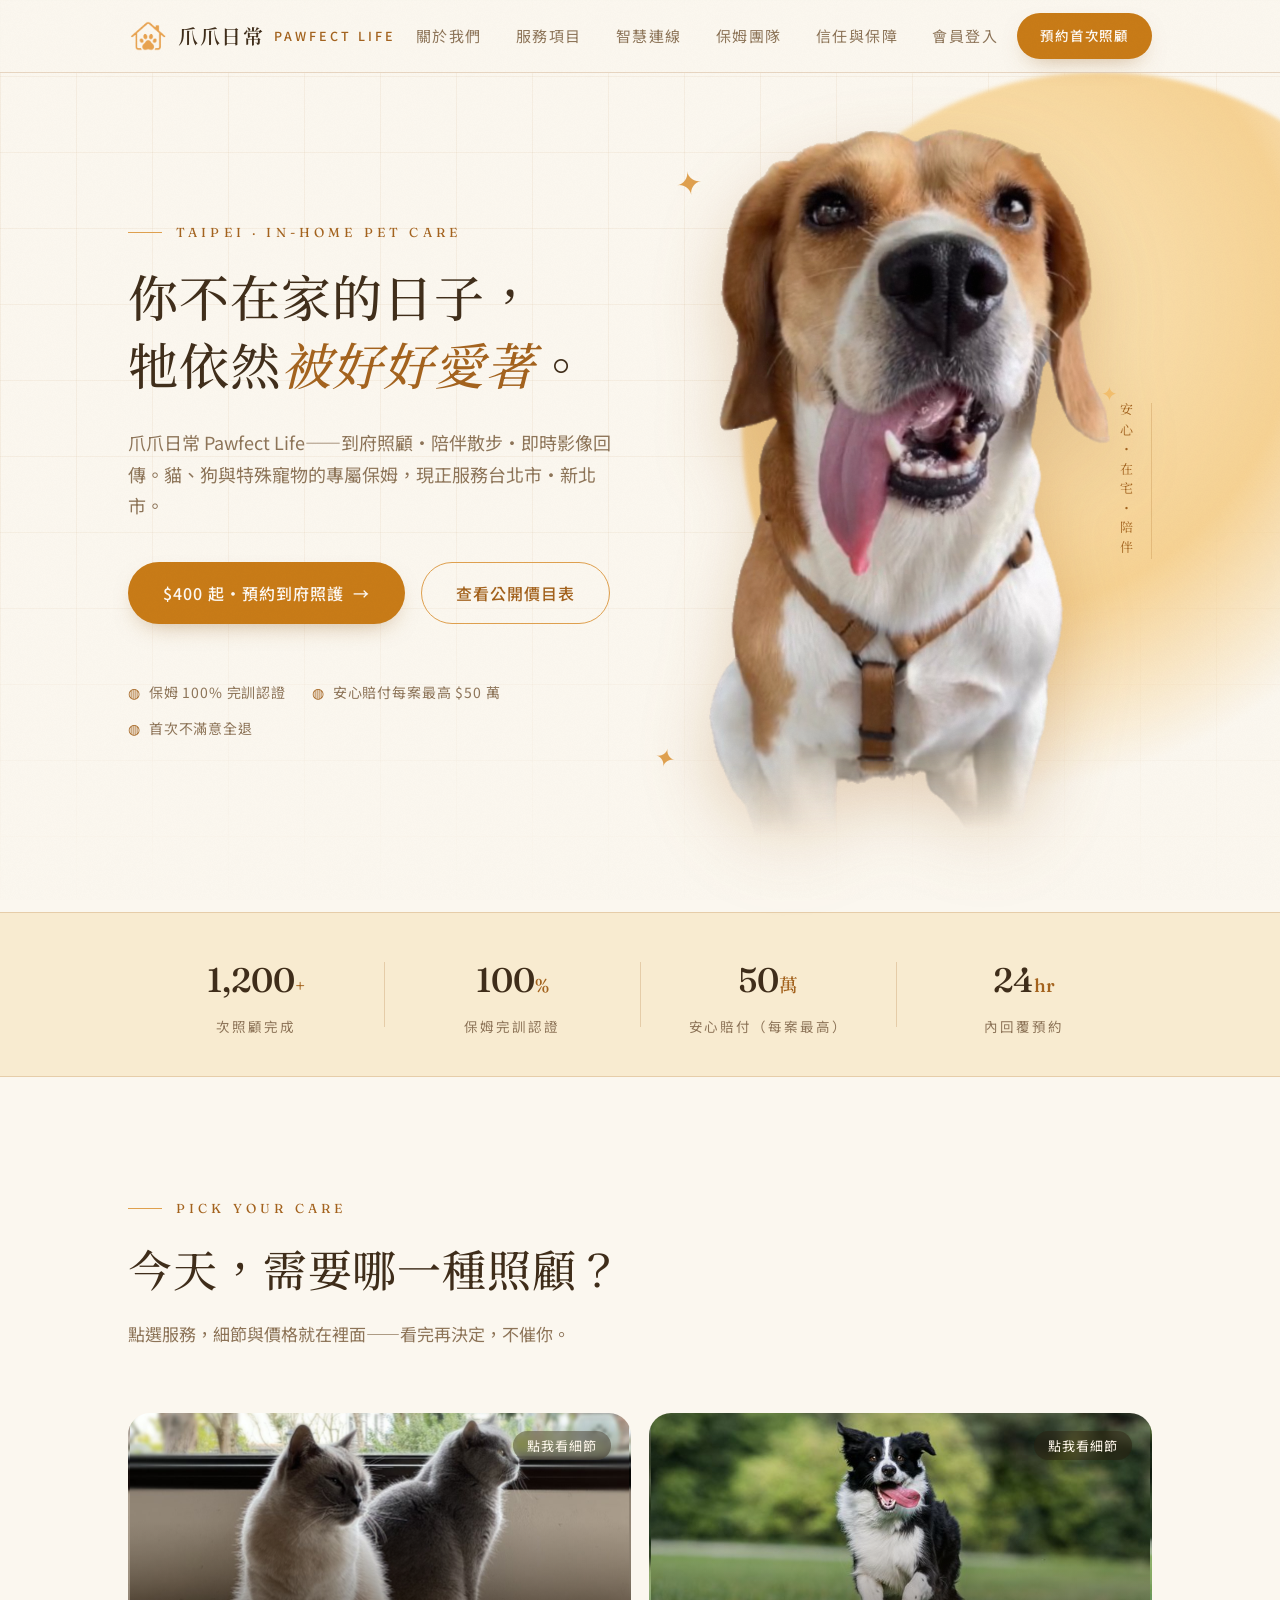
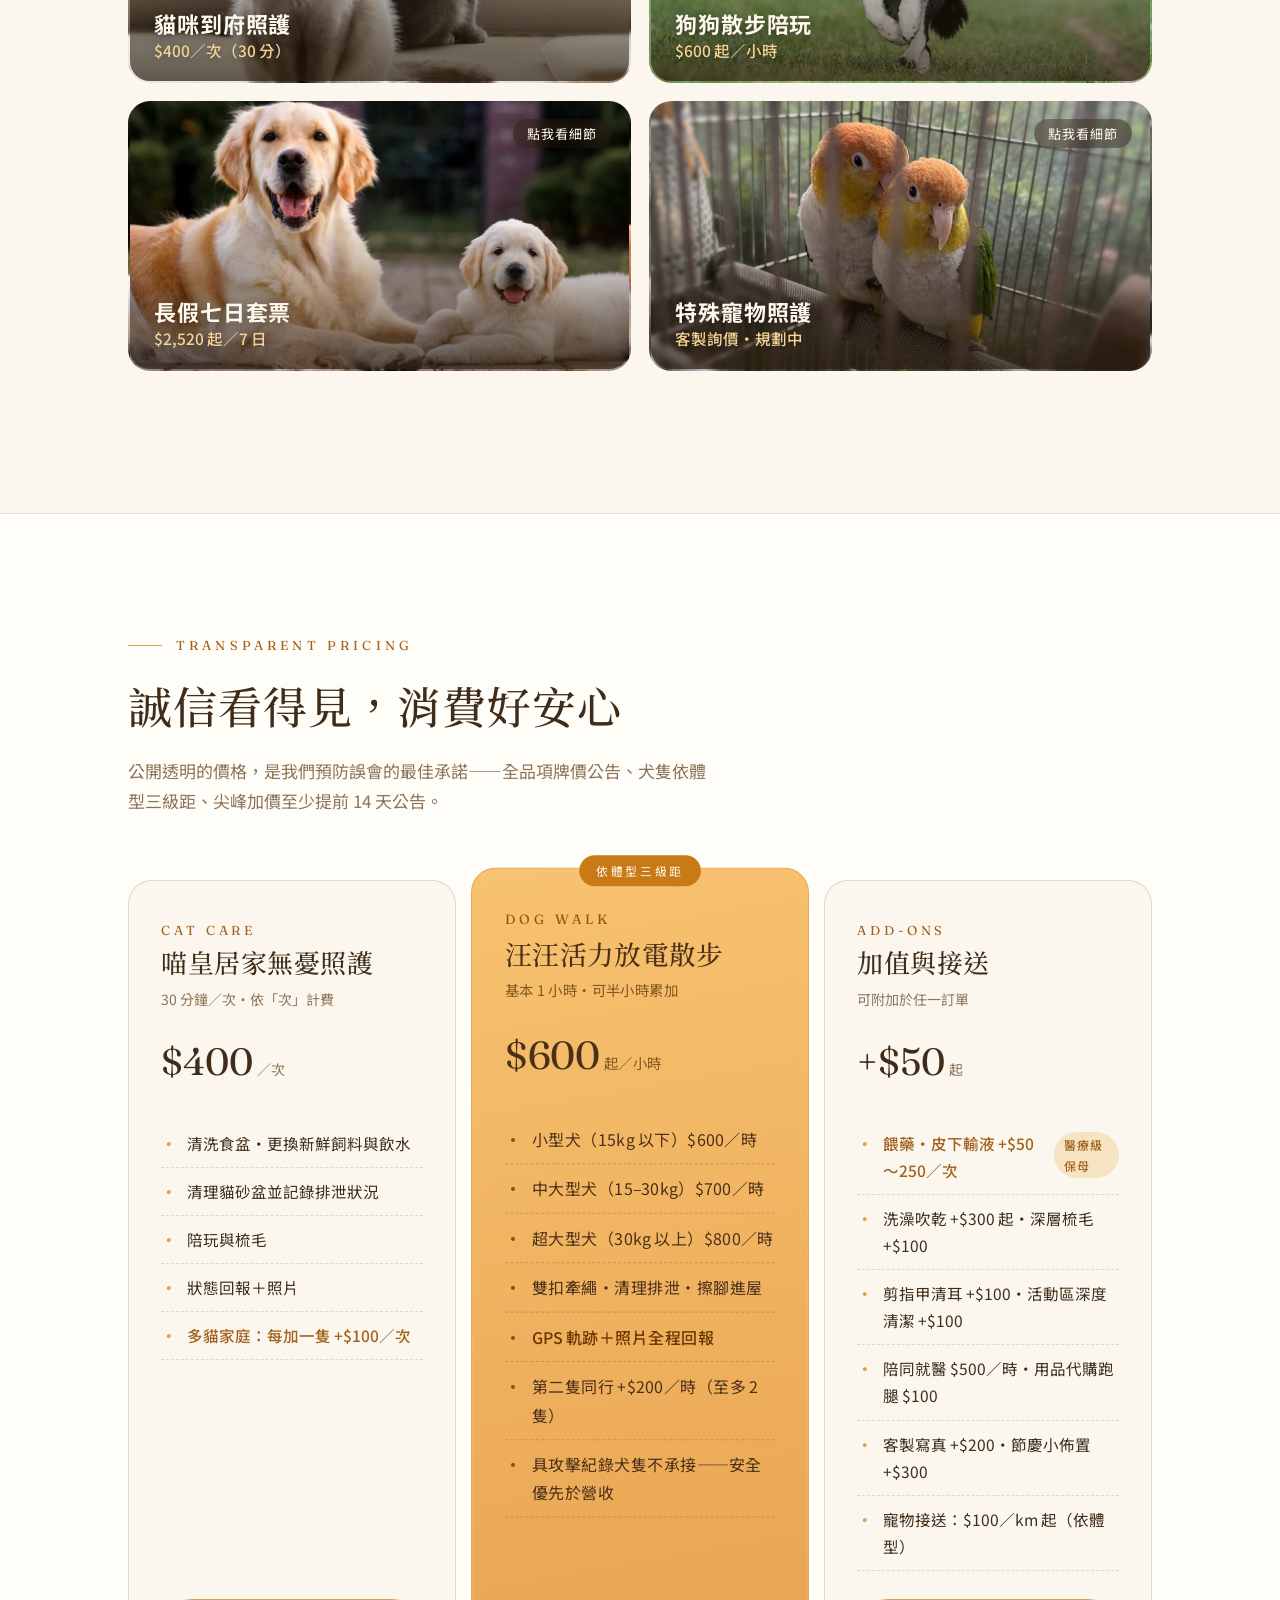
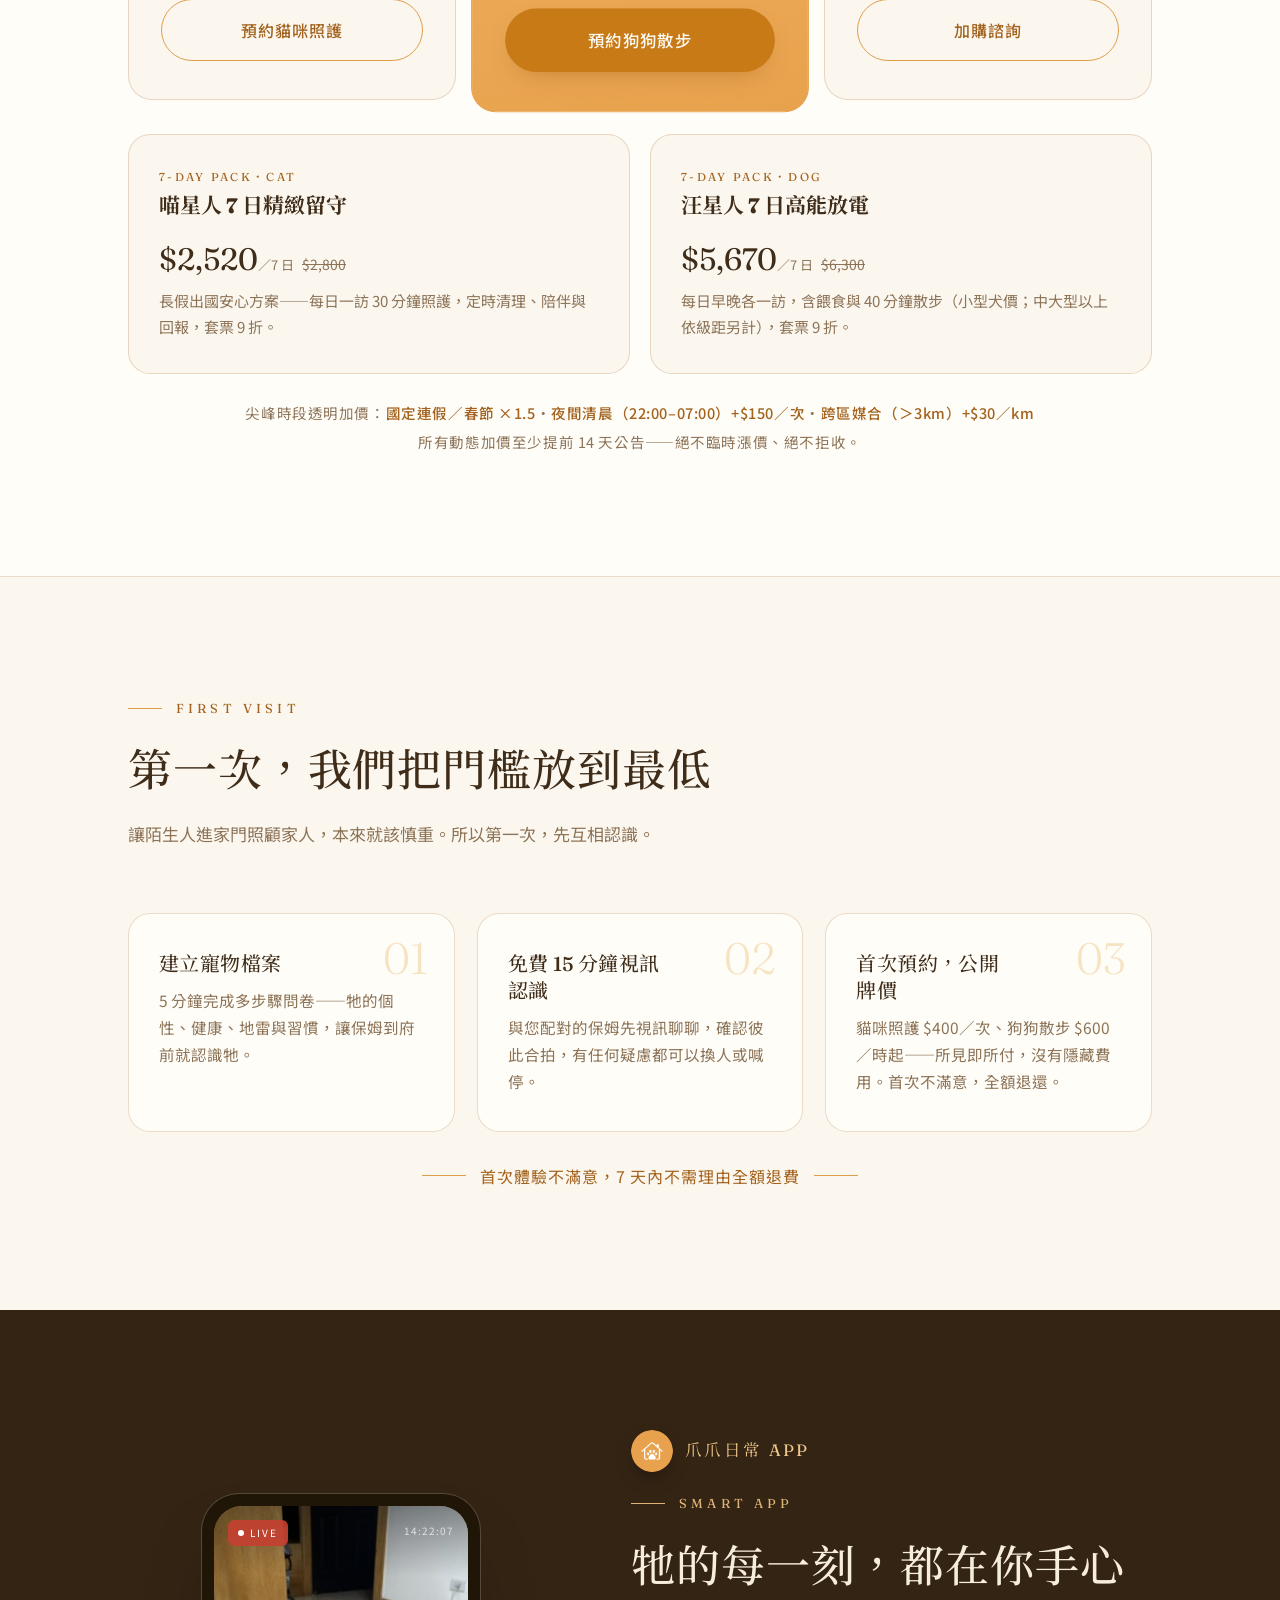
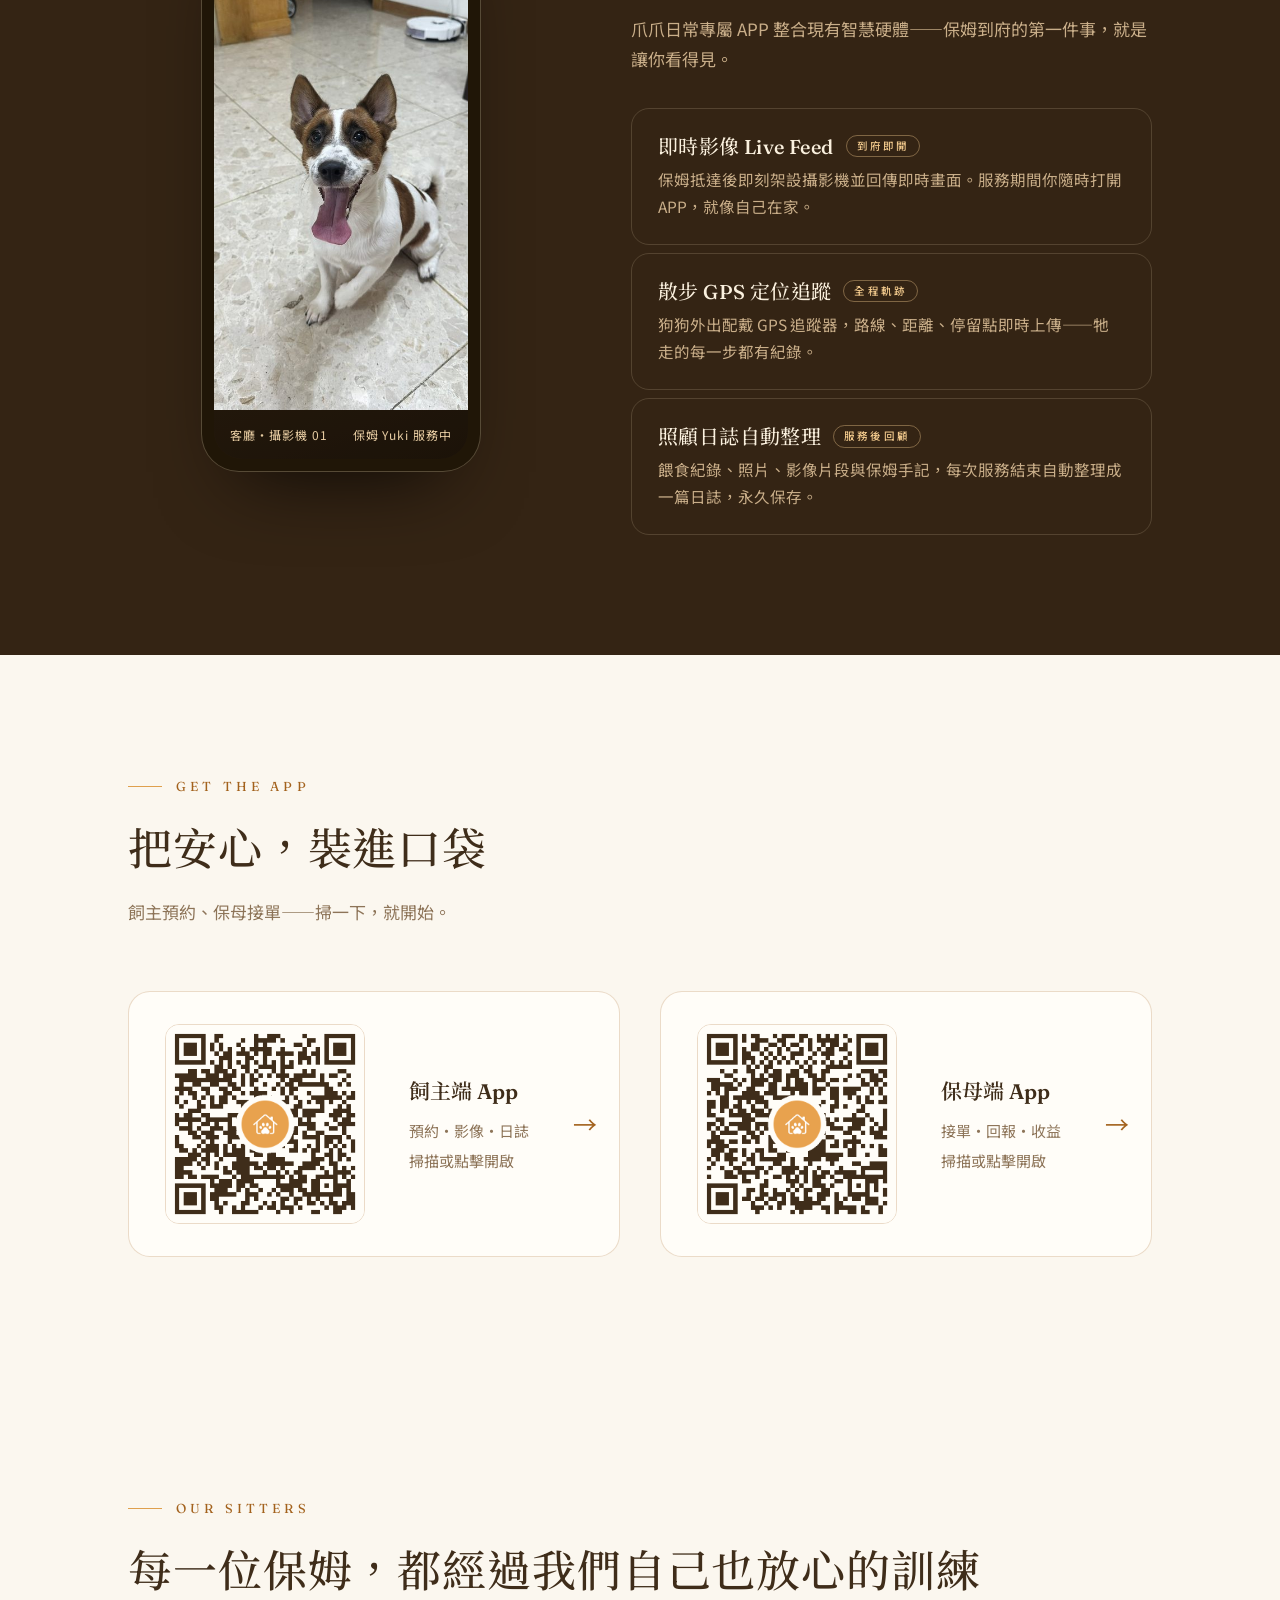
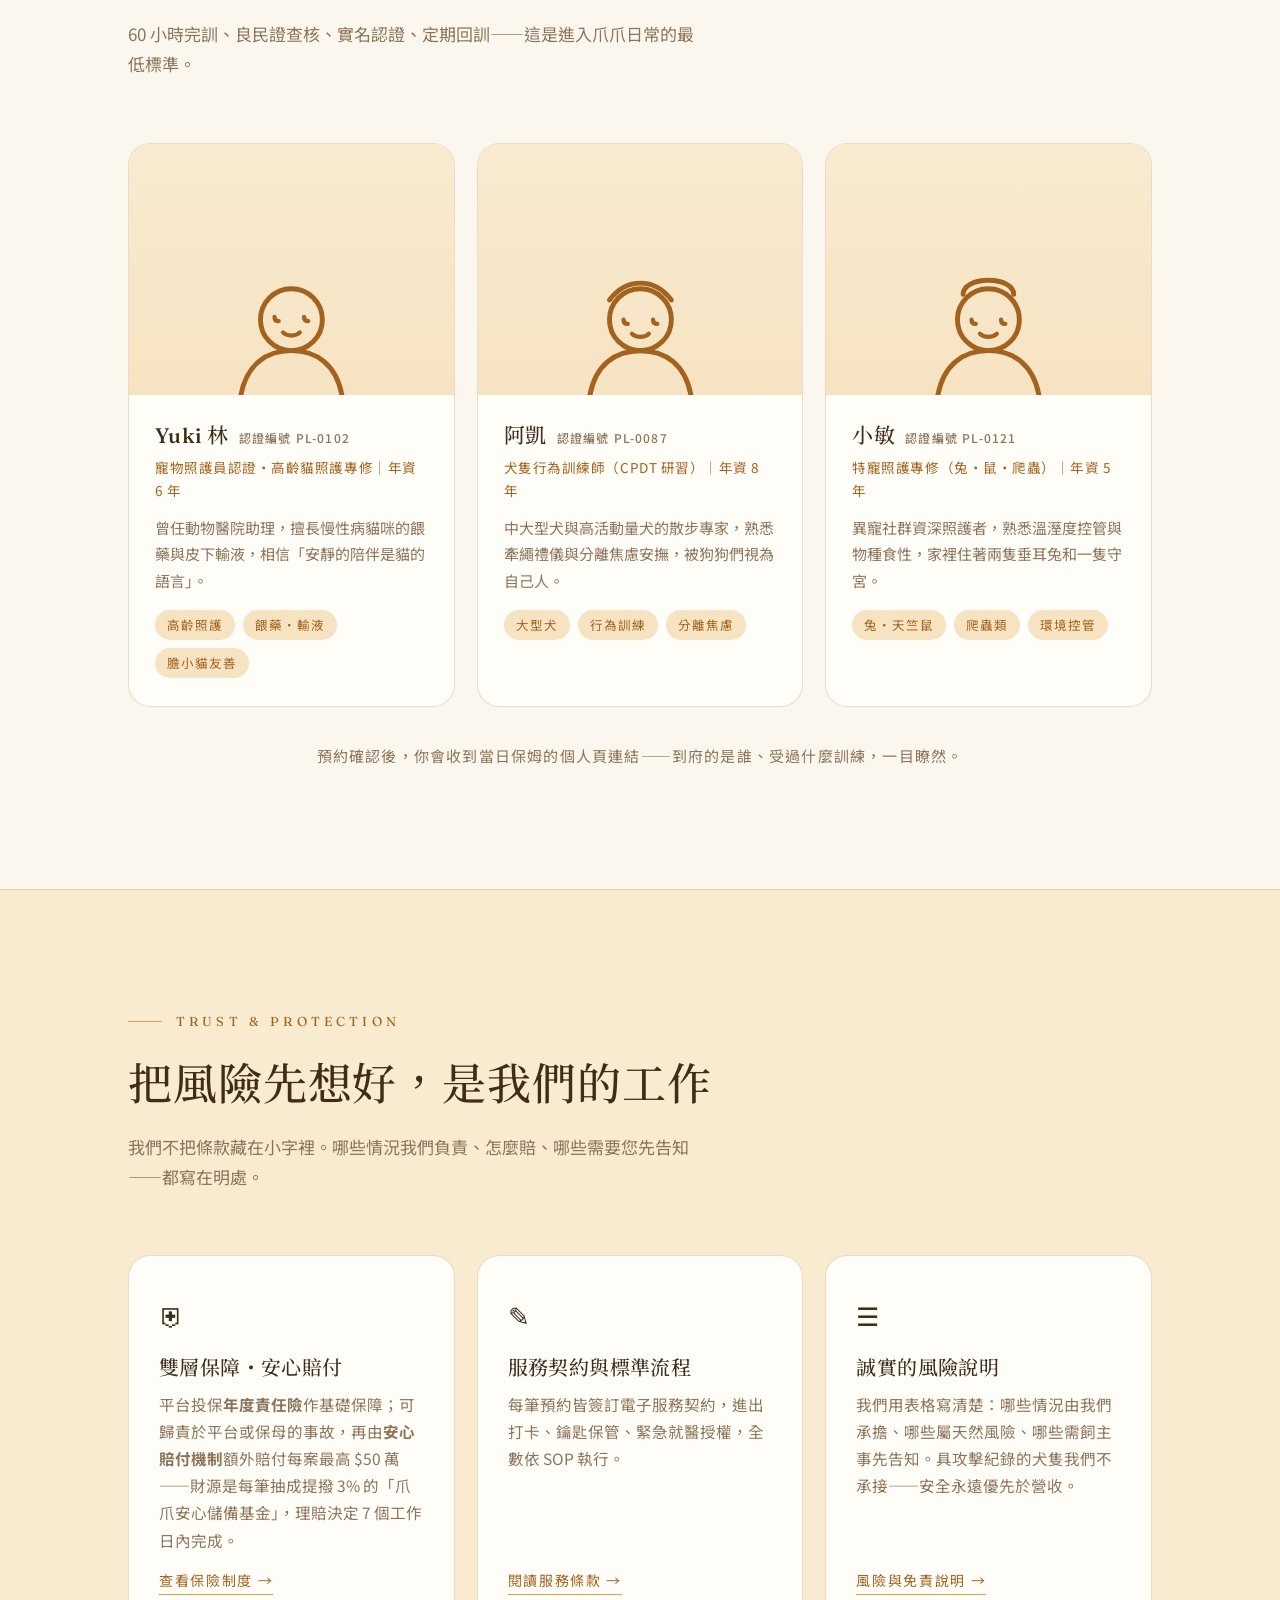
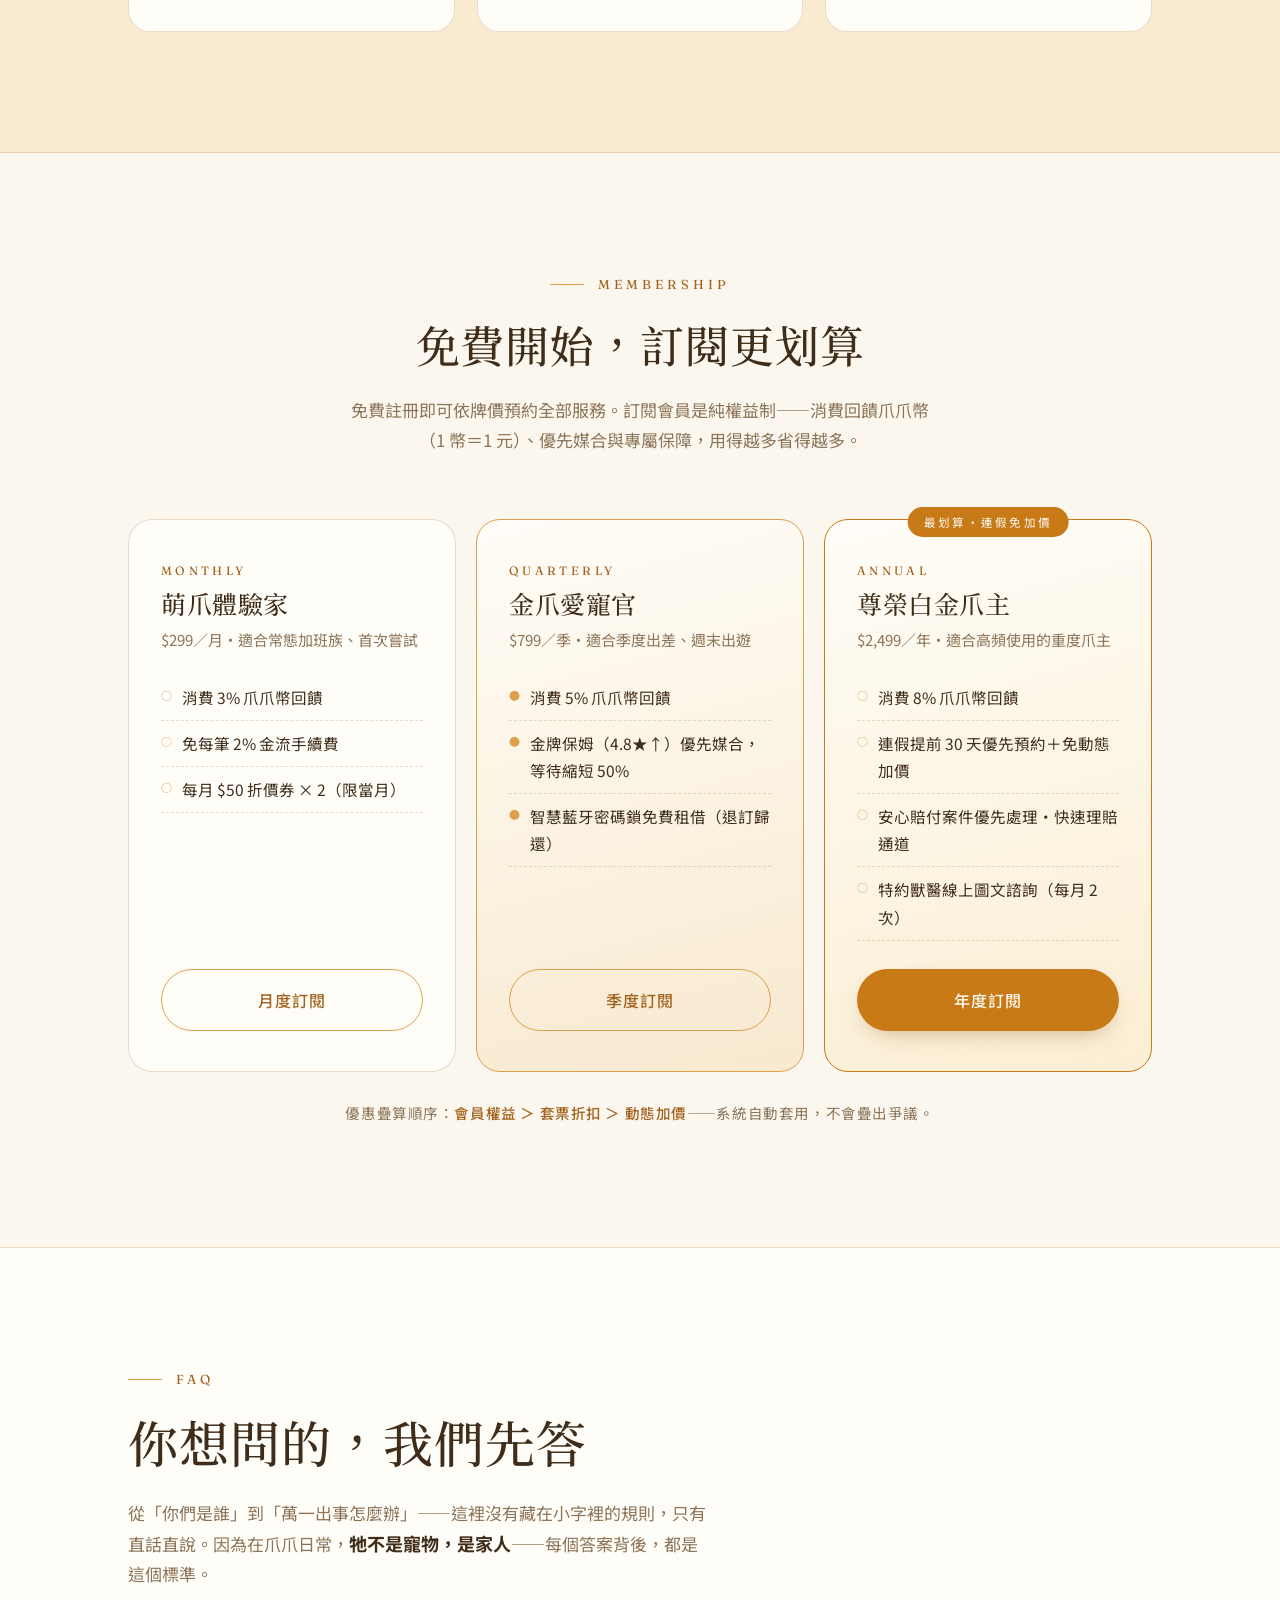
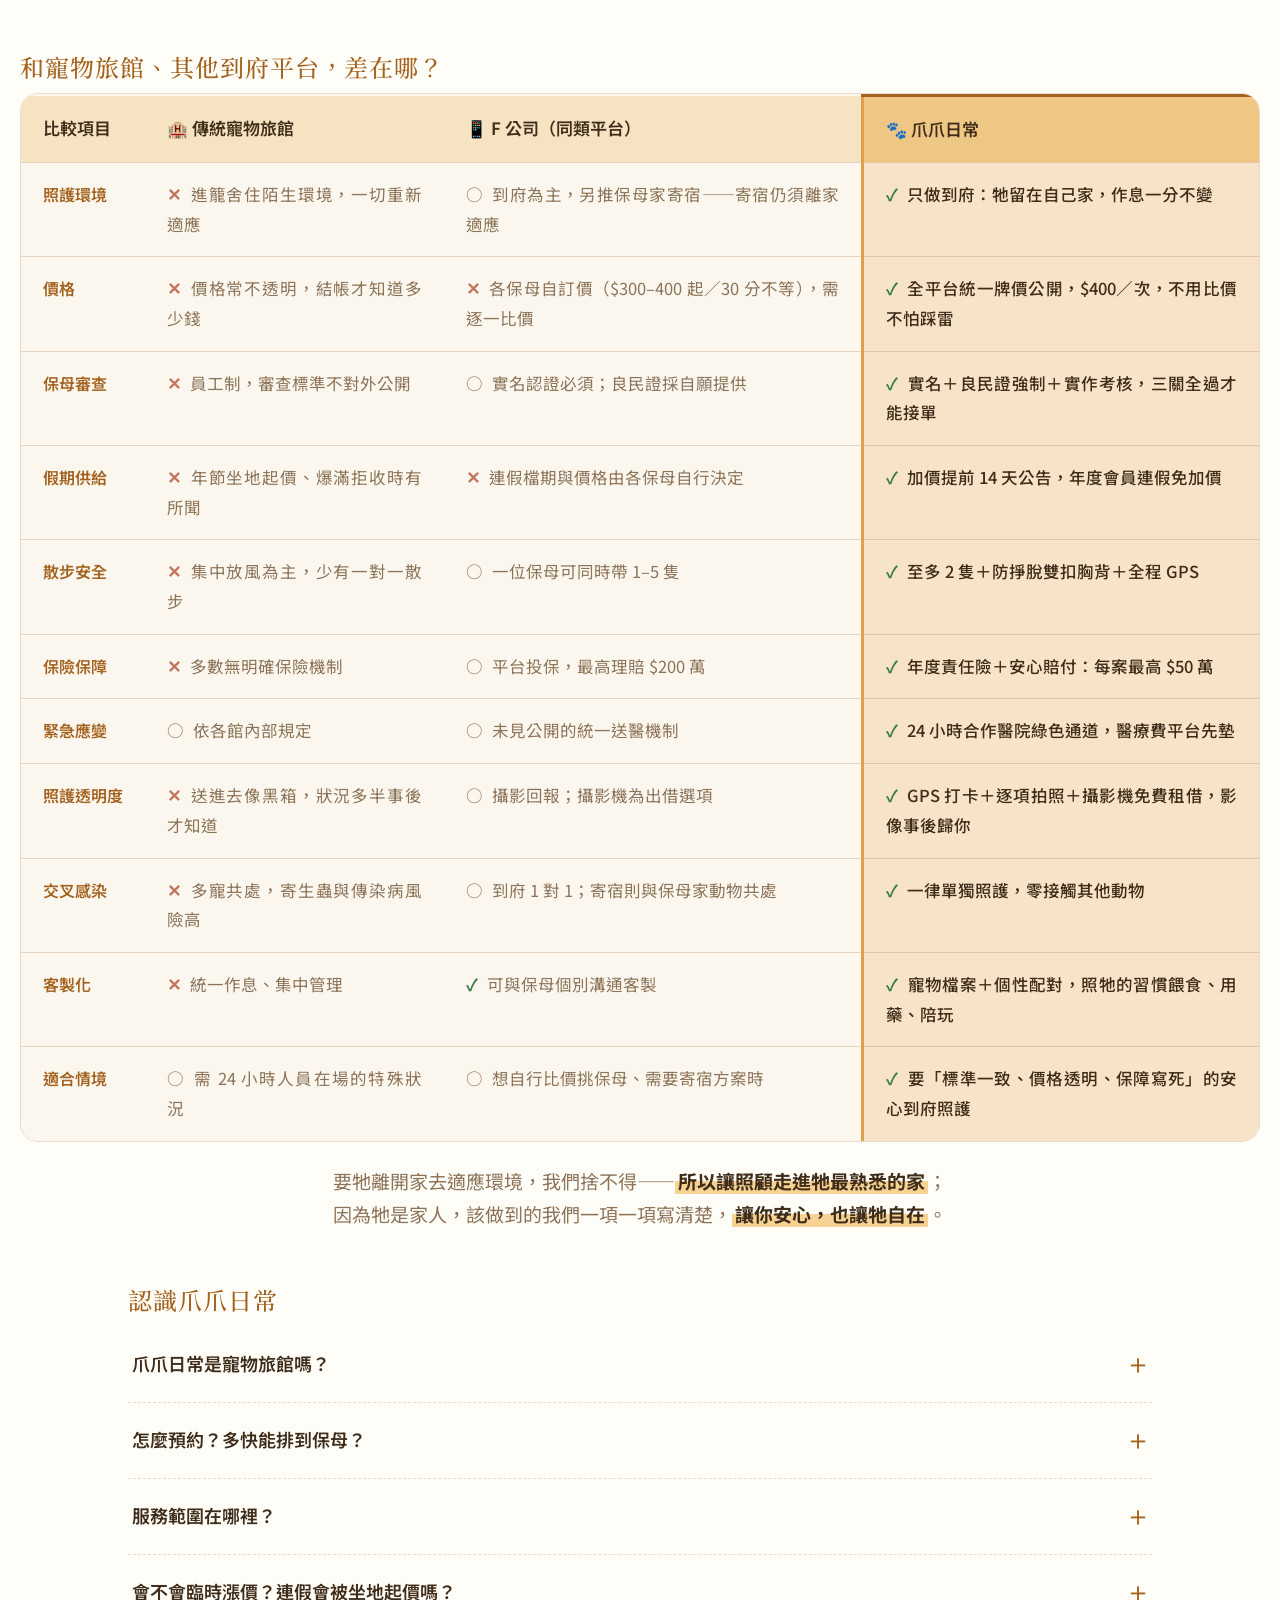
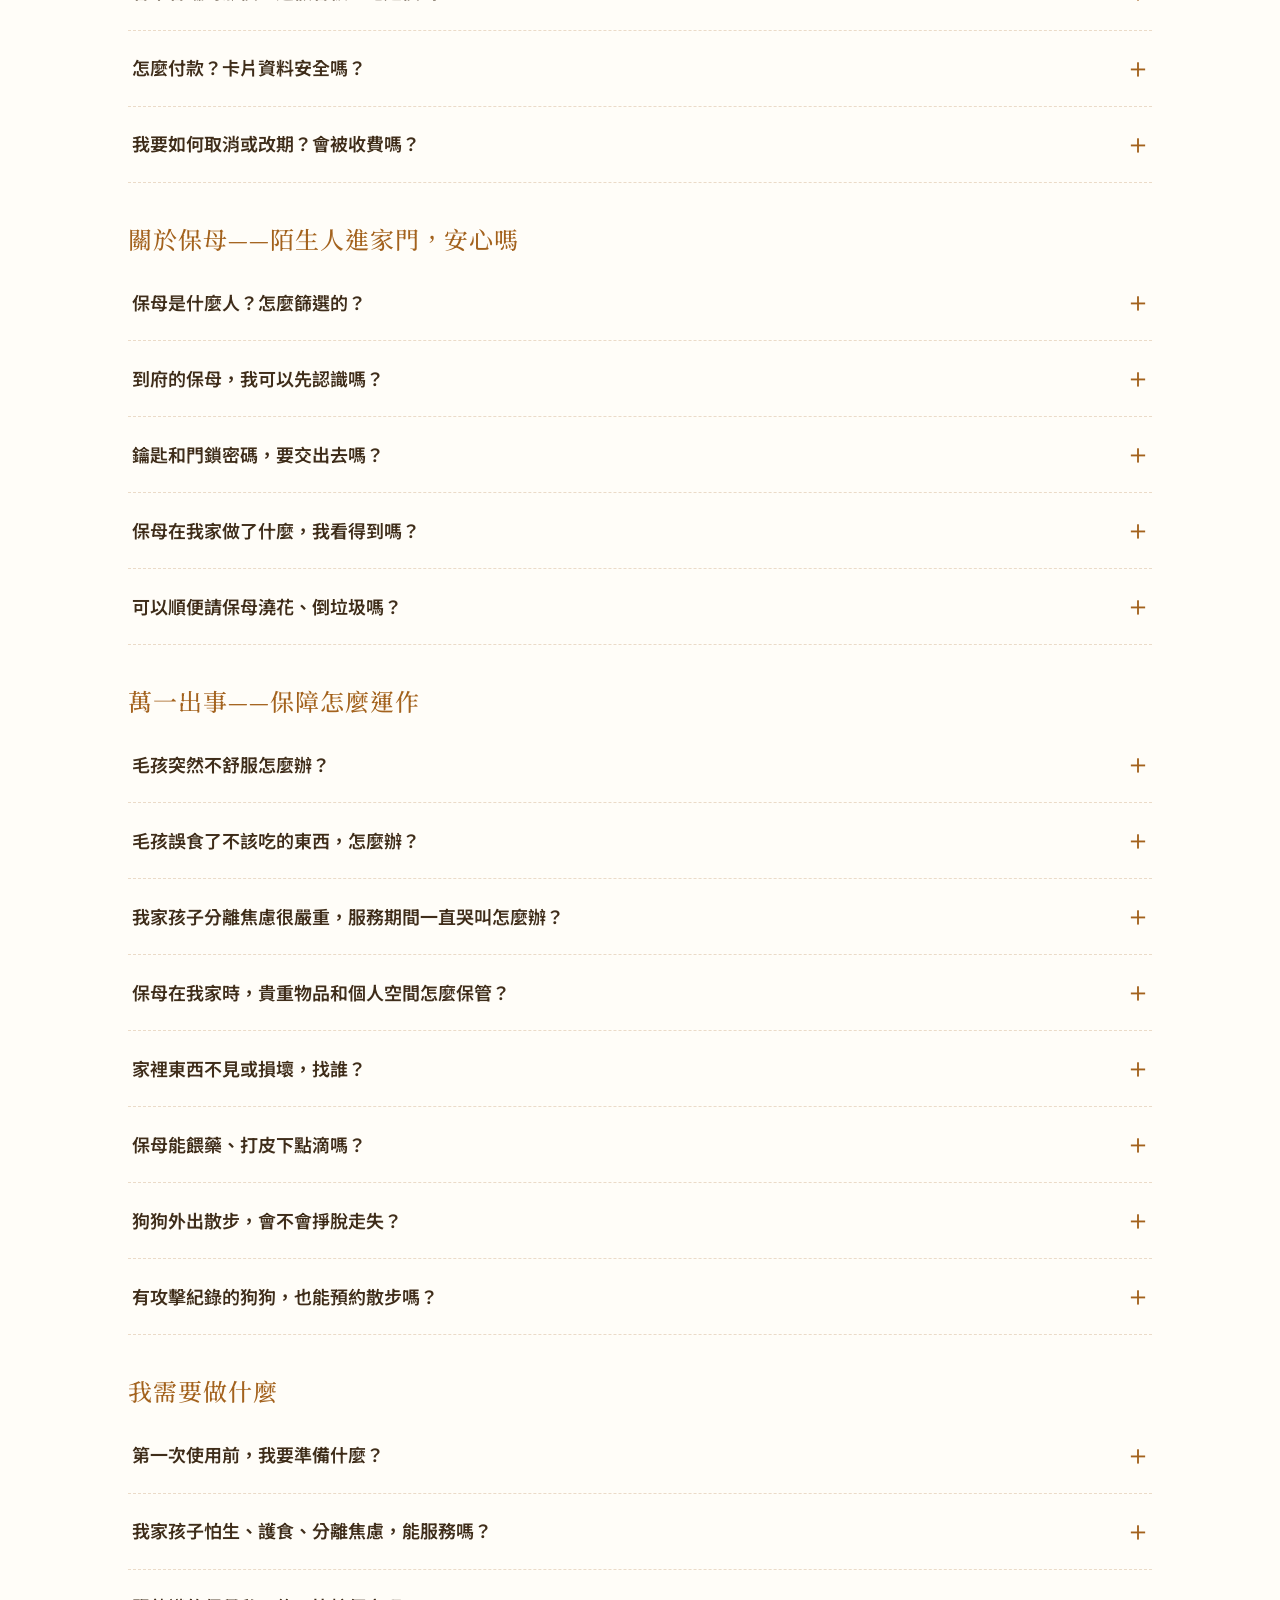
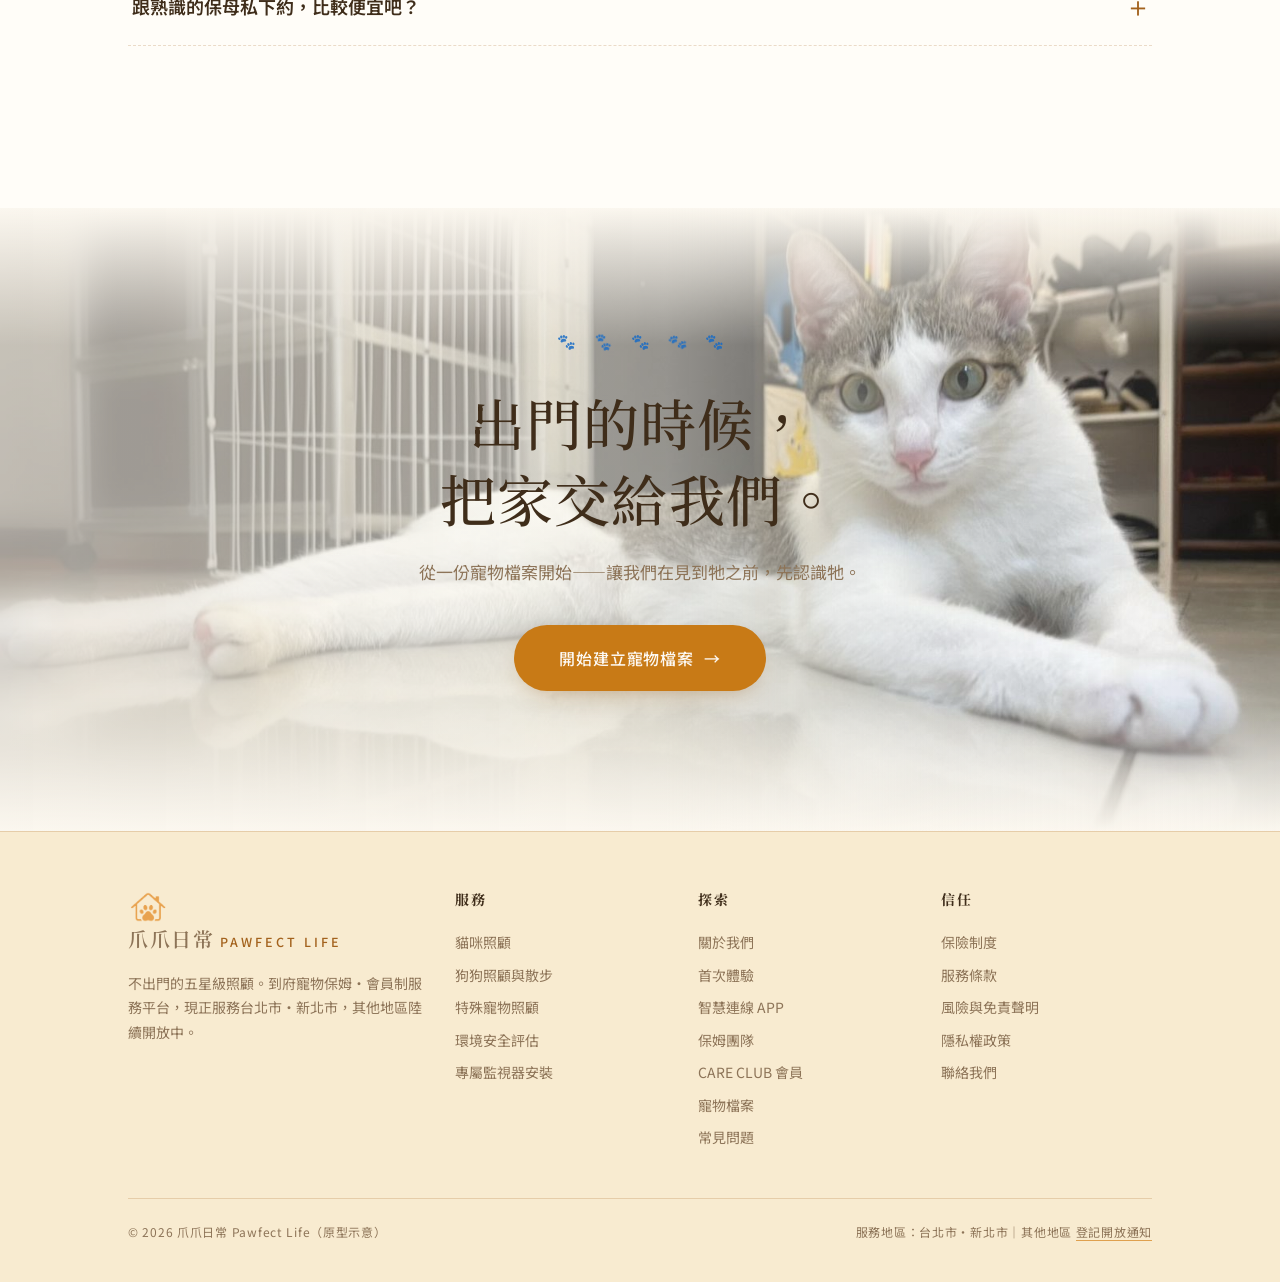
<file: index.html>
<!DOCTYPE html>
<html lang="zh-Hant">
<head>
<meta charset="UTF-8">
<meta name="viewport" content="width=device-width, initial-scale=1.0">
<title>爪爪日常 Pawfect Life｜不出門的五星級照顧——雙北到府寵物保姆</title>
<link rel="icon" type="image/png" href="assets/logo/logo-square.png?v=4">
<link rel="apple-touch-icon" href="assets/logo/app-icon.png?v=4">
<link rel="preconnect" href="https://fonts.googleapis.com">
<link rel="preconnect" href="https://fonts.gstatic.com" crossorigin>
<link href="https://fonts.googleapis.com/css2?family=Fraunces:opsz,wght@9..144,300;9..144,400;9..144,500;9..144,600&family=Noto+Serif+TC:wght@400;500;600;700&family=Noto+Sans+TC:wght@300;400;500;700&display=swap" rel="stylesheet">
<style>
:root{
  --paper:#FBF7EF;
  --paper-deep:#F8EBD0;
  --paper-card:#FFFDF8;
  --ink:#3F2D1A;
  --ink-soft:#8D7458;
  --wood:#DFA04E;
  --wood-deep:#A3621D;
  --wood-mist:#F6E3C2;
  --clay:#C87A16;
  --clay-deep:#A55F0D;
  --night:#342414;
  --hairline:rgba(163,98,29,.22);
  --serif:"Fraunces","Noto Serif TC",serif;
  --sans:"Noto Sans TC",sans-serif;
}
*{margin:0;padding:0;box-sizing:border-box}
html{scroll-behavior:smooth}
body{
  font-family:var(--sans);
  background:var(--paper);
  color:var(--ink);
  line-height:1.75;
  font-weight:400;
  -webkit-font-smoothing:antialiased;
  overflow-x:hidden;
}
body::before{
  content:"";position:fixed;inset:0;pointer-events:none;z-index:999;opacity:.5;
  background-image:url("data:image/svg+xml,%3Csvg xmlns='http://www.w3.org/2000/svg' width='120' height='120'%3E%3Cfilter id='n'%3E%3CfeTurbulence type='fractalNoise' baseFrequency='.9' numOctaves='2'/%3E%3CfeColorMatrix values='0 0 0 0 .55 0 0 0 0 .47 0 0 0 0 .36 0 0 0 .05 0'/%3E%3C/filter%3E%3Crect width='120' height='120' filter='url(%23n)'/%3E%3C/svg%3E");
}
::selection{background:var(--wood-mist);color:var(--ink)}
a{color:inherit;text-decoration:none}
img{max-width:100%}
.wrap{max-width:1120px;margin:0 auto;padding:0 clamp(20px,5vw,48px)}

/* ---------- type ---------- */
h1,h2,h3{font-family:var(--serif);font-weight:500;line-height:1.35;letter-spacing:.02em}
.eyebrow{
  font-family:var(--serif);font-size:13px;letter-spacing:.32em;text-transform:uppercase;
  color:var(--wood-deep);display:flex;align-items:center;gap:14px;margin-bottom:22px;
}
.eyebrow::before{content:"";width:34px;height:1px;background:var(--wood)}
.sec-title{font-size:clamp(30px,3.8vw,44px);margin-bottom:18px}
.sec-lead{color:var(--ink-soft);max-width:34em;font-size:17px}
.sec-lead b,.qa-a b{font-weight:700;font-size:1.06em}

/* ---------- buttons ---------- */
.btn{
  display:inline-flex;align-items:center;gap:10px;
  font-family:var(--sans);font-weight:500;font-size:16px;letter-spacing:.06em;
  padding:16px 34px;border-radius:999px;cursor:pointer;border:1px solid transparent;
  transition:transform .25s ease,box-shadow .25s ease,background .25s ease,color .25s;
}
.btn-primary{background:var(--clay);color:#FDF9F3;box-shadow:0 10px 24px -12px rgba(143,85,16,.5)}
.btn-primary:hover{background:var(--clay-deep);transform:translateY(-2px);box-shadow:0 16px 30px -12px rgba(143,85,16,.55)}
.btn-ghost{border-color:var(--wood);color:var(--wood-deep);background:transparent}
.btn-ghost:hover{background:var(--wood-mist);transform:translateY(-2px)}
.btn .arr{transition:transform .25s}
.btn:hover .arr{transform:translateX(4px)}

/* ---------- nav ---------- */
nav{
  position:fixed;top:0;left:0;right:0;z-index:100;
  background:rgba(251,247,239,.85);backdrop-filter:blur(14px);
  border-bottom:1px solid var(--hairline);
}
.nav-inner{max-width:1120px;margin:0 auto;padding:0 clamp(20px,5vw,48px);height:72px;display:flex;align-items:center;justify-content:space-between}
.logo{font-family:var(--serif);font-size:20px;font-weight:600;letter-spacing:.08em;display:flex;align-items:center;gap:10px}
.logo-img{height:30px;width:auto;display:block}
.logo em{font-style:normal;font-family:var(--sans);font-size:12.5px;font-weight:500;color:var(--wood-deep);letter-spacing:.24em}
.nav-links{display:flex;gap:34px;font-size:15px;letter-spacing:.1em}
.nav-links a{color:var(--ink-soft);position:relative;padding:4px 0}
.nav-links a::after{content:"";position:absolute;left:0;bottom:0;width:0;height:1px;background:var(--wood-deep);transition:width .3s}
.nav-links a:hover{color:var(--ink)}
.nav-links a:hover::after{width:100%}
.nav-cta{font-size:13.5px;padding:10px 22px}
.logo{white-space:nowrap}
@media(max-width:880px){.nav-links{display:none}}
@media(max-width:520px){.logo{font-size:17px;gap:8px}.logo em{display:none}.nav-cta{font-size:12.5px;padding:9px 16px}}

/* ---------- hero ---------- */
.hero{min-height:100svh;display:flex;align-items:center;position:relative;padding:130px 0 80px}
.hero::before{
  content:"";position:absolute;inset:0;z-index:0;
  background-image:linear-gradient(rgba(163,98,29,.06) 1px,transparent 1px),linear-gradient(90deg,rgba(163,98,29,.06) 1px,transparent 1px);
  background-size:76px 76px;
  -webkit-mask-image:linear-gradient(180deg,#000 55%,transparent);
  mask-image:linear-gradient(180deg,#000 55%,transparent);
}
.hero-arc{
  position:absolute;right:-14vw;top:8vh;width:56vw;max-width:760px;aspect-ratio:1;
  border-radius:50%;background:radial-gradient(circle at 34% 32%,#FBE7BD 0%,#F6D293 46%,transparent 72%);
  filter:blur(2px);z-index:0;
}
.hero-grid{position:relative;z-index:1;display:grid;grid-template-columns:minmax(0,1fr) minmax(0,1fr);gap:40px;align-items:center}
.hero h1{font-size:clamp(34px,4.2vw,50px);font-weight:500;margin-bottom:26px}
.hero h1 .nw{white-space:nowrap}
.hero h1 .accent{color:var(--wood-deep);font-style:italic}
.hero-sub{color:var(--ink-soft);font-size:18px;max-width:30em;margin-bottom:40px}
.hero-ctas{display:flex;gap:16px;flex-wrap:wrap;margin-bottom:56px}
.hero-note{display:flex;flex-wrap:wrap;gap:12px 26px;color:var(--ink-soft);font-size:14px;letter-spacing:.06em}
.hero-note span{display:flex;align-items:center;gap:8px;white-space:nowrap}
.hero-note b{color:var(--wood-deep);font-weight:500}
.hero-art{position:relative;display:flex;justify-content:center}
.hero-art svg{width:min(100%,420px);height:auto}
.hero-photo{
  width:min(100%,460px);height:auto;max-height:78vh;object-fit:contain;display:block;
  transform:rotate(-2deg);
  filter:drop-shadow(0 28px 34px rgba(163,98,29,.28));
}
.spark{position:absolute;color:var(--wood);z-index:2;line-height:1;animation:twinkle 2.6s ease-in-out infinite}
.spark.s1{top:5%;left:3%;font-size:32px;transform:rotate(-10deg)}
.spark.s2{top:36%;right:7%;font-size:20px;color:#F2BE6C;animation-delay:.9s}
.spark.s3{bottom:9%;left:-1%;font-size:25px;transform:rotate(14deg);animation-delay:1.6s}
@keyframes twinkle{0%,100%{opacity:1}50%{opacity:.4}}
@media (prefers-reduced-motion:reduce){.spark{animation:none}}
.tatezumi{
  position:absolute;right:0;top:50%;transform:translateY(-50%);
  writing-mode:vertical-rl;font-family:var(--serif);letter-spacing:.5em;
  font-size:13px;color:var(--wood-deep);border-right:1px solid var(--hairline);padding-right:14px;
}
@media(max-width:880px){
  .hero-grid{grid-template-columns:1fr}
  .hero-art{order:-1}.hero-art svg,.hero-art .hero-photo{width:min(70%,300px)}
  .tatezumi{display:none}
}

/* reveal animation */
.rv{opacity:0;transform:translateY(26px);transition:opacity .8s ease,transform .8s ease}
.rv.in{opacity:1;transform:none}
.hero .rv{transition-delay:calc(var(--d,0)*.12s)}

/* ---------- trust bar ---------- */
.trustbar{background:var(--paper-deep);border-top:1px solid var(--hairline);border-bottom:1px solid var(--hairline)}
.trust-grid{display:grid;grid-template-columns:repeat(4,1fr);max-width:1120px;margin:0 auto;padding:0 clamp(20px,5vw,48px)}
.trust-item{padding:38px 10px;text-align:center;position:relative}
.trust-item+.trust-item::before{content:"";position:absolute;left:0;top:30%;height:40%;width:1px;background:var(--hairline)}
.trust-num{font-family:var(--serif);font-size:clamp(24px,3vw,34px);font-weight:500;color:var(--ink)}
.trust-num small{font-size:.55em;color:var(--wood-deep)}
.trust-label{font-size:13.5px;letter-spacing:.14em;color:var(--ink-soft);margin-top:4px}
@media(max-width:720px){.trust-grid{grid-template-columns:repeat(2,1fr)}.trust-item:nth-child(3)::before{display:none}}

/* ---------- sections ---------- */
section{padding:clamp(72px,10vw,120px) 0}
.sec-head{margin-bottom:clamp(40px,6vw,64px)}

/* service picker */
.svc-tiles{display:grid;grid-template-columns:repeat(2,1fr);gap:18px;margin-bottom:22px}
.svc-tile{
  position:relative;height:clamp(190px,24vw,270px);border-radius:22px;overflow:hidden;cursor:pointer;
  border:2px solid transparent;background-size:cover;background-position:center;padding:0;
  font-family:var(--sans);text-align:left;transition:transform .25s,box-shadow .25s,border-color .25s;
}
.svc-tile.photo{background-image:var(--bg)}
.svc-tile.photo::before{content:"";position:absolute;inset:0;background:linear-gradient(180deg,rgba(42,28,13,0) 40%,rgba(42,28,13,.7) 100%)}
.svc-tile:hover{transform:translateY(-4px);box-shadow:0 24px 44px -24px rgba(163,98,29,.55)}
.svc-tile.on{border-color:var(--wood-deep);box-shadow:0 18px 38px -18px rgba(163,98,29,.6)}
.svc-tile .t-txt{position:absolute;left:24px;bottom:20px;right:24px;z-index:1}
.svc-tile .t-name{display:block;font-weight:700;font-size:22px;color:#FFF8EC;letter-spacing:.04em;text-shadow:0 2px 10px rgba(0,0,0,.35)}
.svc-tile .t-price{font-size:15.5px;color:#F6D293;font-weight:500;text-shadow:0 1px 6px rgba(0,0,0,.3)}
.svc-tile .t-open{position:absolute;top:16px;right:18px;z-index:1;font-size:13px;color:#FFF8EC;background:rgba(42,28,13,.38);backdrop-filter:blur(4px);padding:5px 14px;border-radius:999px;letter-spacing:.08em}
.svc-tile.illu{background:linear-gradient(160deg,#F8E9CB 0%,#EFD3A0 100%)}
.svc-tile.illu .ill{position:absolute;right:28px;top:24px;height:46%;width:auto;opacity:.9}
.svc-tile.illu .t-name{color:var(--ink);text-shadow:none}
.svc-tile.illu .t-price{color:var(--wood-deep);text-shadow:none}
.svc-tile.illu .t-open{color:var(--wood-deep);background:rgba(255,253,248,.75)}
@media(max-width:640px){.svc-tiles{grid-template-columns:1fr}.svc-tile{height:190px}}
.svc-detail{
  display:none;position:relative;
  background:var(--paper-card);border:1.5px solid var(--wood);border-radius:24px;
  padding:clamp(26px,4vw,40px);grid-template-columns:minmax(0,1.15fr) minmax(0,.85fr);
  gap:clamp(22px,4vw,44px);animation:svcIn .35s ease;
}
.svc-detail.open{display:grid}
.svc-close{position:absolute;top:16px;right:20px;background:none;border:none;font-size:22px;color:var(--ink-soft);cursor:pointer;line-height:1;padding:6px}
.svc-close:hover{color:var(--wood-deep)}
@keyframes svcIn{from{opacity:0;transform:translateY(10px)}to{opacity:1;transform:none}}
.svc-detail h3{font-size:24px;margin-bottom:4px}
.svc-detail .d-fit{font-size:14.5px;color:var(--wood-deep);margin-bottom:16px}
.svc-detail ul{list-style:none}
.svc-detail li{padding:8px 0;font-size:15.5px;color:var(--ink-soft);border-bottom:1px dashed var(--hairline);display:flex;gap:10px}
.svc-detail li::before{content:"✓";color:#3A7D44;font-weight:700}
.svc-detail .d-note{font-size:13px;color:var(--ink-soft);margin-top:12px}
.svc-side{display:flex;flex-direction:column;justify-content:center;gap:6px;border-left:1px dashed var(--hairline);padding-left:clamp(20px,3vw,40px)}
.svc-side .d-price{font-family:var(--serif);font-size:40px;color:var(--ink);line-height:1.2}
.svc-side .d-price small{font-size:15px;font-family:var(--sans);color:var(--ink-soft)}
.svc-side .d-rule{font-size:14px;color:var(--ink-soft);margin-bottom:18px;line-height:1.9}
.svc-side .btn{justify-content:center}
.svc-side .d-more{text-align:center;font-size:14px;margin-top:12px}
.svc-side .d-more a{color:var(--wood-deep);border-bottom:1px solid var(--wood)}
@media(max-width:920px){.svc-tiles{grid-template-columns:repeat(2,1fr)}.svc-detail{grid-template-columns:1fr}.svc-side{border-left:none;border-top:1px dashed var(--hairline);padding-left:0;padding-top:22px}}
@media(max-width:520px){.svc-tiles{grid-template-columns:1fr}}

/* species cards */
.species-grid{display:grid;grid-template-columns:repeat(3,1fr);gap:22px}
.species-card{
  background:var(--paper-card);border:1px solid var(--hairline);border-radius:22px;
  padding:40px 32px 36px;display:flex;flex-direction:column;gap:14px;
  transition:transform .3s ease,border-color .3s,box-shadow .3s;
}
.species-card:hover{transform:translateY(-6px);border-color:var(--wood);box-shadow:0 24px 44px -28px rgba(163,98,29,.45)}
.species-card .glyph{height:64px;width:auto;display:block;align-self:flex-start}
.species-card h3{font-size:23px}
.species-card p{color:var(--ink-soft);font-size:16px;flex:1}
.species-card .more{font-size:14px;letter-spacing:.14em;color:var(--wood-deep)}
@media(max-width:820px){.species-grid{grid-template-columns:1fr}}

/* ---------- tiers ---------- */
#tiers{background:var(--paper-card);border-top:1px solid var(--hairline);border-bottom:1px solid var(--hairline)}
.tier-grid{display:grid;grid-template-columns:repeat(3,1fr);gap:20px;align-items:stretch}
.tier{
  border:1px solid var(--hairline);border-radius:24px;background:var(--paper);
  padding:38px 32px;display:flex;flex-direction:column;position:relative;
  transition:transform .3s,box-shadow .3s;
}
.tier:hover{transform:translateY(-5px);box-shadow:0 26px 48px -30px rgba(163,98,29,.5)}
.tier.featured{background:linear-gradient(170deg,#F7C271 0%,#E8A24E 100%);color:#4A3018;border-color:#E8A24E;transform:scale(1.03)}
.tier.featured:hover{transform:scale(1.03) translateY(-5px)}
.tier .pop{
  position:absolute;top:-13px;left:50%;transform:translateX(-50%);
  background:var(--clay);color:#FDF9F3;font-size:11.5px;letter-spacing:.2em;
  padding:5px 16px;border-radius:999px;white-space:nowrap;
}
.tier-name{font-family:var(--serif);font-size:13px;letter-spacing:.3em;color:var(--wood-deep);margin-bottom:6px}
.tier.featured .tier-name{color:#8F5510}
.tier h3{font-size:26px;margin-bottom:4px}
.tier .dur{font-size:14px;color:var(--ink-soft);margin-bottom:18px}
.tier.featured .dur{color:#82581E}
.tier .price{font-family:var(--serif);font-size:38px;margin-bottom:24px}
.tier .price small{font-size:14px;font-family:var(--sans);color:var(--ink-soft);margin-left:4px}
.tier.featured .price small{color:#82581E}
.tier ul{list-style:none;flex:1;margin-bottom:28px}
.tier li{padding:10px 0;font-size:15.5px;border-bottom:1px dashed var(--hairline);display:flex;gap:10px;align-items:baseline}
.tier li::before{content:"·";color:var(--wood);font-weight:700}
.tier li.hl{color:var(--wood-deep);font-weight:500}
.tier.featured li{border-color:rgba(74,48,24,.22)}.tier.featured li::before{color:#8F5510}
.tier.featured li.hl{color:#6B3600}
.badge{display:inline-block;background:var(--wood-mist);color:var(--wood-deep);font-size:12px;letter-spacing:.1em;padding:2px 10px;border-radius:999px;margin-left:6px;vertical-align:1px}
.tier.featured .badge{background:rgba(255,255,255,.4);color:#8F5510}
.tier .btn{justify-content:center}
.pack-grid{display:grid;grid-template-columns:1fr 1fr;gap:20px;margin-top:34px}
.pack{background:var(--paper);border:1px solid var(--hairline);border-radius:22px;padding:32px 30px}
.pack h4{font-family:var(--serif);font-size:21px;margin-bottom:2px}
.pack .tag{font-size:11.5px;letter-spacing:.2em;color:var(--wood-deep);font-family:var(--serif)}
.pack .p-price{font-family:var(--serif);font-size:31px;margin:8px 0 2px}
.pack .p-price small{font-size:13px;font-family:var(--sans);color:var(--ink-soft)}
.pack .strike{text-decoration:line-through;color:var(--ink-soft);font-size:14px;margin-left:8px;font-family:var(--sans)}
.pack p{font-size:15px;color:var(--ink-soft)}
.surge-note{margin-top:24px;font-size:14.5px;color:var(--ink-soft);text-align:center;letter-spacing:.04em;line-height:2}
.surge-note b{color:var(--wood-deep);font-weight:500}
@media(max-width:820px){.pack-grid{grid-template-columns:1fr}}
@media(max-width:880px){.tier-grid{grid-template-columns:1fr}.tier.featured{transform:none}}

/* ---------- first visit ---------- */
.steps{display:grid;grid-template-columns:repeat(3,1fr);gap:22px;counter-reset:st}
.step{background:var(--paper-card);border:1px solid var(--hairline);border-radius:22px;padding:36px 30px;counter-increment:st;position:relative}
.step::before{
  content:"0" counter(st);font-family:var(--serif);font-size:44px;font-weight:300;
  color:var(--wood-mist);position:absolute;top:22px;right:26px;line-height:1;
}
.step h3{font-size:20px;margin-bottom:10px;max-width:8em}
.step p{font-size:15.5px;color:var(--ink-soft)}
.guarantee{
  margin-top:30px;display:flex;align-items:center;gap:14px;justify-content:center;
  font-size:16px;color:var(--wood-deep);letter-spacing:.06em;
}
.guarantee::before,.guarantee::after{content:"";height:1px;width:44px;background:var(--wood)}
@media(max-width:820px){.steps{grid-template-columns:1fr}}

/* ---------- app (dark band) ---------- */
#app{background:var(--night);color:#F7EDDC}
#app .eyebrow{color:#DFB577}
#app .eyebrow::before{background:#DFB577}
#app .sec-lead{color:#C9AE89}
.app-brand{display:flex;align-items:center;gap:12px;font-family:var(--serif);font-size:16.5px;letter-spacing:.14em;color:#F0C88C;margin-bottom:20px}
.app-brand img{width:42px;height:42px;border-radius:50%;box-shadow:0 8px 20px -8px rgba(0,0,0,.6)}

/* ---------- get app (QR) ---------- */
.qr-grid{display:grid;grid-template-columns:1fr 1fr;gap:40px}
.qr-card{
  display:flex;align-items:center;gap:clamp(26px,4vw,44px);
  background:var(--paper-card);border:1.5px solid var(--hairline);border-radius:22px;
  padding:32px 36px;transition:transform .25s,border-color .25s,box-shadow .25s;
}
.qr-card:hover{transform:translateY(-3px);border-color:var(--wood);box-shadow:0 22px 40px -26px rgba(163,98,29,.5)}
.qr-card img{width:clamp(150px,19vw,200px);height:auto;border-radius:14px;border:1px solid var(--hairline);flex-shrink:0}
.qr-txt{flex:1}
.qr-txt b{display:block;font-family:var(--serif);font-size:21px;font-weight:600;color:var(--ink);margin-bottom:6px;white-space:nowrap}
.qr-txt span{font-size:15px;color:var(--ink-soft);line-height:1.9;white-space:nowrap}
.qr-arrow{font-size:24px;color:var(--wood-deep);flex-shrink:0}
@media(max-width:820px){.qr-grid{grid-template-columns:1fr}}
.app-grid{display:grid;grid-template-columns:minmax(0,.9fr) minmax(0,1.1fr);gap:clamp(36px,6vw,80px);align-items:center}
.phone{
  width:min(280px,80%);margin:0 auto;aspect-ratio:9/18.6;border-radius:38px;
  background:#201607;border:1px solid rgba(246,227,194,.25);padding:12px;
  box-shadow:0 40px 80px -40px rgba(0,0,0,.8);position:relative;
}
.phone-screen{
  width:100%;height:100%;border-radius:28px;overflow:hidden;position:relative;
  background:linear-gradient(160deg,#5C4322 0%,#3E2B15 55%,#2A1C0D 100%);
  display:flex;flex-direction:column;
}
.cam-view{flex:1;position:relative;overflow:hidden}
.cam-photo{position:absolute;inset:0;width:100%;height:100%;object-fit:cover}
.cam-view::after{content:"";position:absolute;left:0;right:0;top:0;height:70px;background:linear-gradient(180deg,rgba(0,0,0,.4),transparent)}

.live-tag{
  position:absolute;top:14px;left:14px;z-index:1;background:rgba(196,64,48,.92);color:#fff;
  font-size:10px;letter-spacing:.2em;padding:4px 10px;border-radius:6px;display:flex;align-items:center;gap:6px;
}
.live-dot{width:6px;height:6px;border-radius:50%;background:#fff;animation:blink 1.4s infinite}
@keyframes blink{50%{opacity:.25}}
.cam-time{position:absolute;top:16px;right:14px;z-index:1;font-size:10px;color:rgba(255,255,255,.7);letter-spacing:.1em}
.cam-bar{background:rgba(0,0,0,.35);padding:14px 16px;font-size:12px;color:#E8CDA3;display:flex;justify-content:space-between;gap:10px;letter-spacing:.08em}
.cam-bar span{white-space:nowrap}
.app-feats{display:flex;flex-direction:column;gap:8px}
.feat{
  border:1px solid rgba(246,227,194,.16);border-radius:18px;padding:24px 26px;
  transition:background .3s,border-color .3s;
}
.feat:hover{background:rgba(246,227,194,.06);border-color:rgba(246,227,194,.35)}
.feat h3{font-size:20px;margin-bottom:6px;color:#FAF0DE;display:flex;align-items:center;gap:12px}
.feat h3 .tag{font-size:10.5px;font-family:var(--sans);letter-spacing:.2em;color:#F0C88C;border:1px solid rgba(240,200,140,.4);padding:3px 10px;border-radius:999px}
.feat p{font-size:15.5px;color:#C9AE89}
@media(max-width:820px){.app-grid{grid-template-columns:1fr}}

/* ---------- sitters ---------- */
.sitter-grid{display:grid;grid-template-columns:repeat(3,1fr);gap:22px}
.sitter{
  background:var(--paper-card);border:1px solid var(--hairline);border-radius:22px;overflow:hidden;
  transition:transform .3s,box-shadow .3s;
}
.sitter:hover{transform:translateY(-6px);box-shadow:0 24px 44px -28px rgba(163,98,29,.45)}
.sitter-photo{
  aspect-ratio:4/3.1;display:flex;align-items:flex-end;justify-content:center;
  background:linear-gradient(180deg,var(--paper-deep),var(--wood-mist));
}
.sitter-photo svg{width:52%;display:block}
.sitter-body{padding:26px 26px 28px}
.sitter h3{font-size:21px;display:flex;align-items:baseline;gap:10px}
.sitter h3 small{font-family:var(--sans);font-size:12px;color:var(--ink-soft);letter-spacing:.1em}
.sitter .cert{font-size:13.5px;color:var(--wood-deep);margin:6px 0 12px;letter-spacing:.04em}
.sitter p{font-size:15px;color:var(--ink-soft);margin-bottom:16px}
.tags{display:flex;flex-wrap:wrap;gap:8px}
.tags span{font-size:12.5px;letter-spacing:.08em;color:var(--wood-deep);background:var(--wood-mist);border-radius:999px;padding:4px 12px}
.sitter-note{text-align:center;margin-top:36px;color:var(--ink-soft);font-size:15px;letter-spacing:.08em}
@media(max-width:820px){.sitter-grid{grid-template-columns:1fr}}

/* ---------- trust ---------- */
#trust{background:var(--paper-deep);border-top:1px solid var(--hairline);border-bottom:1px solid var(--hairline)}
.trust3{display:grid;grid-template-columns:repeat(3,1fr);gap:22px}
.tcard{background:var(--paper-card);border:1px solid var(--hairline);border-radius:22px;padding:36px 30px;display:flex;flex-direction:column}
.tcard .glyph{font-size:26px;margin-bottom:16px;display:block}
.tcard h3{font-size:20px;margin-bottom:10px}
.tcard p{font-size:15.5px;color:var(--ink-soft);margin-bottom:14px;flex:1}
.tcard a{font-size:14px;letter-spacing:.12em;color:var(--wood-deep);border-bottom:1px solid var(--wood);padding-bottom:2px;align-self:flex-start;margin-top:auto}
@media(max-width:820px){.trust3{grid-template-columns:1fr}}

/* ---------- membership ---------- */
.mem-grid{display:grid;grid-template-columns:repeat(3,1fr);gap:20px;margin:0 auto}
.mem{border:1px solid var(--hairline);border-radius:24px;padding:40px 32px;background:var(--paper-card);position:relative;display:flex;flex-direction:column}
.mem.club{background:linear-gradient(165deg,#FFFDF8 0%,#F8E9CF 100%);border-color:var(--wood)}
.mem.annual{background:linear-gradient(165deg,#FFFDF8 0%,#FBEED3 100%);border-color:var(--clay)}
.mem .best{position:absolute;top:-13px;left:50%;transform:translateX(-50%);background:var(--clay);color:#FDF9F3;font-size:11.5px;letter-spacing:.2em;padding:5px 16px;border-radius:999px;white-space:nowrap}
.mem .kind{font-size:12px;letter-spacing:.28em;color:var(--wood-deep);font-family:var(--serif);margin-bottom:8px}
.mem h3{font-size:25px;margin-bottom:4px}
.mem .fee{font-size:15px;color:var(--ink-soft);margin-bottom:22px}
.mem ul{list-style:none;margin-bottom:28px;flex:1}
.mem .btn{margin-top:auto}
.mem li{padding:9px 0;font-size:15.5px;display:flex;gap:10px;border-bottom:1px dashed var(--hairline)}
.mem li::before{content:"○";color:var(--wood);font-size:11px;line-height:2.1}
.mem.club li::before{content:"●"}
@media(max-width:920px){.mem-grid{grid-template-columns:1fr;max-width:520px}}

/* ---------- faq ---------- */
#faq{background:var(--paper-card);border-top:1px solid var(--hairline)}
#faq .sec-title{font-size:clamp(34px,4.2vw,50px)}
.faq-cat{margin-bottom:42px}
.faq-cat-title{font-size:24px;margin-bottom:8px;color:var(--wood-deep);font-family:var(--serif);letter-spacing:.04em}
details.qa{border-bottom:1px dashed var(--hairline)}
.qa summary{cursor:pointer;list-style:none;display:flex;justify-content:space-between;align-items:center;gap:16px;padding:20px 4px;font-weight:600;font-size:18px}
.qa summary::-webkit-details-marker{display:none}
.qa summary::after{content:"＋";color:var(--wood-deep);font-size:20px;flex-shrink:0}
.qa[open] summary::after{content:"－"}
.qa-a{padding:2px 4px 24px;color:var(--ink-soft);font-size:16.5px;line-height:2}
.qa-a p+p,.qa-a table+p,.qa-a p+table{margin-top:10px}
.qa-a b{color:var(--ink);font-weight:500}
.qa-table{width:100%;border-collapse:collapse;margin:14px 0;font-size:15px}
.qa-table th,.qa-table td{border:1px solid var(--hairline);padding:8px 12px;text-align:left}
.qa-table th{background:var(--wood-mist);color:var(--ink);font-weight:500}
.cmp-block{margin-bottom:56px;width:min(1320px,calc(100vw - 40px));margin-inline:calc((100% - min(1320px,100vw - 40px))/2)}
.cmp-scroll{overflow-x:auto;border:1px solid var(--hairline);border-radius:18px}
.cmp-table{width:100%;min-width:980px;border-collapse:collapse;font-size:16.5px;background:var(--paper)}
.cmp-table th,.cmp-table td{padding:17px 22px;border-bottom:1px solid var(--hairline);text-align:justify;text-justify:inter-ideograph;vertical-align:top;line-height:1.8}
.cmp-table thead th{text-align:left}
.cmp-table tr:last-child td{border-bottom:none}
.cmp-table thead th{background:var(--wood-mist);font-weight:600;font-size:17px;white-space:nowrap}
.cmp-table thead th:nth-child(4){background:#EFC784;border-top:3px solid var(--wood-deep);border-left:3px solid var(--wood)}
.cmp-table td:first-child{font-weight:600;white-space:nowrap;color:var(--wood-deep);font-size:16px}
.cmp-table td.ours{background:rgba(232,162,78,.24);color:var(--ink);font-weight:500;border-left:3px solid var(--wood)}
.cmp-table td.theirs{color:var(--ink-soft)}
.cmp-table .mk{display:inline-block;margin-right:9px;font-weight:700}
.cmp-table td.f{color:var(--ink-soft)}
.cmp-table .mk.good{color:#3A7D44;opacity:1}
.cmp-table .mk.bad{color:#B2492C;opacity:.75}
.cmp-table .mk.mid{color:var(--ink-soft);opacity:.85}
.cmp-sum{margin-top:22px;text-align:center;font-size:19px;color:var(--ink-soft)}
.cmp-sum b{color:var(--ink);background:linear-gradient(transparent 52%,#F6D293 52%);padding:0 3px}

/* ---------- final cta ---------- */
.final{
  text-align:center;padding-bottom:clamp(80px,12vw,140px);position:relative;
  background:url("assets/bg/final-cat.jpg?v=1") center 30%/cover no-repeat;
}
.final::before{
  content:"";position:absolute;inset:0;
  background:
    linear-gradient(90deg,rgba(251,247,239,.62) 0%,rgba(251,247,239,.58) 52%,rgba(251,247,239,.2) 76%,rgba(251,247,239,.05) 100%),
    linear-gradient(180deg,var(--paper) 0%,rgba(251,247,239,0) 22%,rgba(251,247,239,0) 80%,var(--paper) 100%);
}
.final .wrap{position:relative;z-index:1}
.final h2{font-size:clamp(34px,5vw,56px);margin-bottom:18px}
.final p{color:var(--ink-soft);margin-bottom:38px;font-size:17px}
.paw-trail{display:flex;justify-content:center;gap:18px;margin-bottom:34px;font-size:15px;color:var(--wood)}
.paw-trail span{opacity:0;animation:pawIn .5s forwards}
.paw-trail span:nth-child(2){animation-delay:.18s;transform:rotate(14deg)}
.paw-trail span:nth-child(3){animation-delay:.36s}
.paw-trail span:nth-child(4){animation-delay:.54s;transform:rotate(-12deg)}
.paw-trail span:nth-child(5){animation-delay:.72s}
@keyframes pawIn{from{opacity:0;translate:0 8px}to{opacity:.85;translate:0 0}}

/* ---------- footer ---------- */
footer{border-top:1px solid var(--hairline);background:var(--paper-deep);padding:56px 0 40px;font-size:14px;color:var(--ink-soft)}
.foot-grid{display:grid;grid-template-columns:1.4fr 1fr 1fr 1fr;gap:32px;margin-bottom:44px}
.foot-grid h4{font-family:var(--serif);font-size:14px;color:var(--ink);letter-spacing:.14em;margin-bottom:14px}
.foot-grid a{display:block;padding:4px 0;transition:color .2s}
.foot-grid a:hover{color:var(--wood-deep)}
.foot-brand p{max-width:22em;margin-top:10px}
.foot-base{border-top:1px solid var(--hairline);padding-top:22px;display:flex;justify-content:space-between;flex-wrap:wrap;gap:10px;font-size:12px;letter-spacing:.06em}
@media(max-width:820px){.foot-grid{grid-template-columns:1fr 1fr}}
</style>
</head>
<body>

<nav>
  <div class="nav-inner">
    <a class="logo" href="#top"><img class="logo-img" src="assets/logo/logo.png?v=4" alt="爪爪日常 logo">爪爪日常 <em>PAWFECT LIFE</em></a>
    <div class="nav-links">
      <a href="about.html">關於我們</a>
      <a href="#services">服務項目</a>
      <a href="#app">智慧連線</a>
      <a href="#sitters">保姆團隊</a>
      <a href="#trust">信任與保障</a>
      <a href="#membership">會員登入</a>
    </div>
    <a class="btn btn-primary nav-cta" href="pet-intake.html">預約首次照顧</a>
  </div>
</nav>

<!-- ① HERO -->
<header class="hero" id="top">
  <div class="hero-arc"></div>
  <div class="wrap hero-grid">
    <div>
      <p class="eyebrow rv" style="--d:0">Taipei · In-home Pet Care</p>
      <h1 class="rv" style="--d:1"><span class="nw">你不在家的日子，</span><br><span class="nw">牠依然<span class="accent">被好好愛著</span>。</span></h1>
      <p class="hero-sub rv" style="--d:2">爪爪日常 Pawfect Life——到府照顧・陪伴散步・即時影像回傳。貓、狗與特殊寵物的專屬保姆，現正服務台北市・新北市。</p>
      <div class="hero-ctas rv" style="--d:3">
        <a class="btn btn-primary" href="pet-intake.html">$400 起・預約到府照護 <span class="arr">→</span></a>
        <a class="btn btn-ghost" href="#tiers">查看公開價目表</a>
      </div>
      <div class="hero-note rv" style="--d:4">
        <span><b>◍</b> 保姆 100% 完訓認證</span>
        <span><b>◍</b> 安心賠付每案最高 $50 萬</span>
        <span><b>◍</b> 首次不滿意全退</span>
      </div>
    </div>
    <div class="hero-art rv" style="--d:2">
      <!-- Hero 主視覺照片 -->
      <span class="spark s1">✦</span><span class="spark s2">✦</span><span class="spark s3">✦</span>
      <img class="hero-photo" src="assets/hero/dog.png?v=1" alt="吐舌開心的米格魯">
      <span class="tatezumi">安心・在宅・陪伴</span>
    </div>
  </div>
</header>

<!-- ② TRUST BAR -->
<div class="trustbar">
  <div class="trust-grid">
    <div class="trust-item rv"><div class="trust-num">1,200<small>+</small></div><div class="trust-label">次照顧完成</div></div>
    <div class="trust-item rv"><div class="trust-num">100<small>%</small></div><div class="trust-label">保姆完訓認證</div></div>
    <div class="trust-item rv"><div class="trust-num">50<small>萬</small></div><div class="trust-label">安心賠付（每案最高）</div></div>
    <div class="trust-item rv"><div class="trust-num">24<small>hr</small></div><div class="trust-label">內回覆預約</div></div>
  </div>
</div>

<!-- ③ SERVICE PICKER -->
<section id="services">
  <div class="wrap">
    <div class="sec-head rv">
      <p class="eyebrow">Pick Your Care</p>
      <h2 class="sec-title">今天，需要哪一種照顧？</h2>
      <p class="sec-lead">點選服務，細節與價格就在裡面——看完再決定，不催你。</p>
    </div>
    <div class="svc-tiles rv" id="svcTiles">
      <button class="svc-tile photo" data-svc="cat" style="--bg:url('assets/svc/svc-cat.jpg?v=3')"><span class="t-open">點我看細節</span><span class="t-txt"><span class="t-name">貓咪到府照護</span><span class="t-price">$400／次（30 分）</span></span></button>
      <button class="svc-tile photo" data-svc="dog" style="--bg:url('assets/svc/svc-dog.jpg?v=2')"><span class="t-open">點我看細節</span><span class="t-txt"><span class="t-name">狗狗散步陪玩</span><span class="t-price">$600 起／小時</span></span></button>
      <button class="svc-tile photo" data-svc="pack" style="--bg:url('assets/svc/svc-pack.jpg?v=2')"><span class="t-open">點我看細節</span><span class="t-txt"><span class="t-name">長假七日套票</span><span class="t-price">$2,520 起／7 日</span></span></button>
      <button class="svc-tile photo" data-svc="exotic" style="--bg:url('assets/svc/svc-exotic.jpg?v=1')"><span class="t-open">點我看細節</span><span class="t-txt"><span class="t-name">特殊寵物照護</span><span class="t-price">客製詢價・規劃中</span></span></button>
    </div>
    <div class="svc-detail rv" id="svcDetail"></div>
  </div>
</section>

<!-- ④ TIERS -->
<section id="tiers">
  <div class="wrap">
    <div class="sec-head rv">
      <p class="eyebrow">Transparent Pricing</p>
      <h2 class="sec-title">誠信看得見，消費好安心</h2>
      <p class="sec-lead">公開透明的價格，是我們預防誤會的最佳承諾——全品項牌價公告、犬隻依體型三級距、尖峰加價至少提前 14 天公告。</p>
    </div>
    <div class="tier-grid">
      <div class="tier rv">
        <div class="tier-name">CAT CARE</div>
        <h3>喵皇居家無憂照護</h3>
        <div class="dur">30 分鐘／次・依「次」計費</div>
        <div class="price">$400<small>／次</small></div>
        <ul>
          <li>清洗食盆・更換新鮮飼料與飲水</li>
          <li>清理貓砂盆並記錄排泄狀況</li>
          <li>陪玩與梳毛</li>
          <li>狀態回報＋照片</li>
          <li class="hl">多貓家庭：每加一隻 +$100／次</li>
        </ul>
        <a class="btn btn-ghost" href="pet-intake.html">預約貓咪照護</a>
      </div>
      <div class="tier featured rv">
        <div class="pop">依體型三級距</div>
        <div class="tier-name">DOG WALK</div>
        <h3>汪汪活力放電散步</h3>
        <div class="dur">基本 1 小時・可半小時累加</div>
        <div class="price">$600<small>起／小時</small></div>
        <ul>
          <li>小型犬（15kg 以下）$600／時</li>
          <li>中大型犬（15–30kg）$700／時</li>
          <li>超大型犬（30kg 以上）$800／時</li>
          <li>雙扣牽繩・清理排泄・擦腳進屋</li>
          <li class="hl">GPS 軌跡＋照片全程回報</li>
          <li>第二隻同行 +$200／時（至多 2 隻）</li>
          <li>具攻擊紀錄犬隻不承接——安全優先於營收</li>
        </ul>
        <a class="btn btn-primary" href="pet-intake.html">預約狗狗散步</a>
      </div>
      <div class="tier rv">
        <div class="tier-name">ADD-ONS</div>
        <h3>加值與接送</h3>
        <div class="dur">可附加於任一訂單</div>
        <div class="price">+$50<small>起</small></div>
        <ul>
          <li class="hl">餵藥・皮下輸液 +$50～250／次 <span class="badge">醫療級保母</span></li>
          <li>洗澡吹乾 +$300 起・深層梳毛 +$100</li>
          <li>剪指甲清耳 +$100・活動區深度清潔 +$100</li>
          <li>陪同就醫 $500／時・用品代購跑腿 $100</li>
          <li>客製寫真 +$200・節慶小佈置 +$300</li>
          <li>寵物接送：$100／km 起（依體型）</li>
        </ul>
        <a class="btn btn-ghost" href="pet-intake.html">加購諮詢</a>
      </div>
    </div>
    <div class="pack-grid">
      <div class="pack rv">
        <div class="tag">7-DAY PACK・CAT</div>
        <h4>喵星人 7 日精緻留守</h4>
        <div class="p-price">$2,520<small>／7 日</small><span class="strike">$2,800</span></div>
        <p>長假出國安心方案——每日一訪 30 分鐘照護，定時清理、陪伴與回報，套票 9 折。</p>
      </div>
      <div class="pack rv">
        <div class="tag">7-DAY PACK・DOG</div>
        <h4>汪星人 7 日高能放電</h4>
        <div class="p-price">$5,670<small>／7 日</small><span class="strike">$6,300</span></div>
        <p>每日早晚各一訪，含餵食與 40 分鐘散步（小型犬價；中大型以上依級距另計），套票 9 折。</p>
      </div>
    </div>
    <p class="surge-note rv">尖峰時段透明加價：<b>國定連假／春節 ×1.5</b>・<b>夜間清晨（22:00–07:00）+$150／次</b>・<b>跨區媒合（＞3km）+$30／km</b><br>所有動態加價至少提前 14 天公告——絕不臨時漲價、絕不拒收。</p>
  </div>
</section>

<!-- ⑤ FIRST VISIT -->
<section id="first">
  <div class="wrap">
    <div class="sec-head rv">
      <p class="eyebrow">First Visit</p>
      <h2 class="sec-title">第一次，我們把門檻放到最低</h2>
      <p class="sec-lead">讓陌生人進家門照顧家人，本來就該慎重。所以第一次，先互相認識。</p>
    </div>
    <div class="steps">
      <div class="step rv">
        <h3>建立寵物檔案</h3>
        <p>5 分鐘完成多步驟問卷——牠的個性、健康、地雷與習慣，讓保姆到府前就認識牠。</p>
      </div>
      <div class="step rv">
        <h3>免費 15 分鐘視訊認識</h3>
        <p>與您配對的保姆先視訊聊聊，確認彼此合拍，有任何疑慮都可以換人或喊停。</p>
      </div>
      <div class="step rv">
        <h3>首次預約，公開牌價</h3>
        <p>貓咪照護 $400／次、狗狗散步 $600／時起——所見即所付，沒有隱藏費用。首次不滿意，全額退還。</p>
      </div>
    </div>
    <p class="guarantee rv">首次體驗不滿意，7 天內不需理由全額退費</p>
  </div>
</section>

<!-- ⑥ APP -->
<section id="app">
  <div class="wrap app-grid">
    <div class="rv">
      <div class="phone">
        <div class="phone-screen">
          <div class="cam-view">
            <span class="live-tag"><span class="live-dot"></span>LIVE</span>
            <span class="cam-time">14:22:07</span>
            <img class="cam-photo" src="assets/app/livecam.jpg?v=1" alt="即時影像：狗狗在客廳開心吐舌">
          </div>
          <div class="cam-bar"><span>客廳・攝影機 01</span><span>保姆 Yuki 服務中</span></div>
        </div>
      </div>
    </div>
    <div>
      <div class="sec-head rv" style="margin-bottom:34px">
        <div class="app-brand"><img src="assets/logo/app-icon.png?v=4" alt="爪爪日常 APP icon">爪爪日常 APP</div>
        <p class="eyebrow">Smart App</p>
        <h2 class="sec-title">牠的每一刻，都在你手心</h2>
        <p class="sec-lead">爪爪日常專屬 APP 整合現有智慧硬體——保姆到府的第一件事，就是讓你看得見。</p>
      </div>
      <div class="app-feats">
        <div class="feat rv">
          <h3>即時影像 Live Feed <span class="tag">到府即開</span></h3>
          <p>保姆抵達後即刻架設攝影機並回傳即時畫面。服務期間你隨時打開 APP，就像自己在家。</p>
        </div>
        <div class="feat rv">
          <h3>散步 GPS 定位追蹤 <span class="tag">全程軌跡</span></h3>
          <p>狗狗外出配戴 GPS 追蹤器，路線、距離、停留點即時上傳——牠走的每一步都有紀錄。</p>
        </div>
        <div class="feat rv">
          <h3>照顧日誌自動整理 <span class="tag">服務後回顧</span></h3>
          <p>餵食紀錄、照片、影像片段與保姆手記，每次服務結束自動整理成一篇日誌，永久保存。</p>
        </div>
      </div>
    </div>
  </div>
</section>

<!-- GET APP -->
<section id="getapp">
  <div class="wrap">
    <div class="sec-head rv">
      <p class="eyebrow">Get The App</p>
      <h2 class="sec-title">把安心，裝進口袋</h2>
      <p class="sec-lead">飼主預約、保母接單——掃一下，就開始。</p>
    </div>
    <div class="qr-grid">
      <a class="qr-card rv" href="https://adam131411-lang.github.io/pawstay-proposal/app/" target="_blank" rel="noopener">
        <img src="assets/qr/qr-owner.png?v=1" alt="飼主端 App QR Code">
        <span class="qr-txt"><b>飼主端 App</b><span>預約・影像・日誌<br>掃描或點擊開啟</span></span>
        <span class="qr-arrow">→</span>
      </a>
      <a class="qr-card rv" href="https://adam131411-lang.github.io/pawstay-proposal/sitter/" target="_blank" rel="noopener">
        <img src="assets/qr/qr-sitter.png?v=1" alt="保母端 App QR Code">
        <span class="qr-txt"><b>保母端 App</b><span>接單・回報・收益<br>掃描或點擊開啟</span></span>
        <span class="qr-arrow">→</span>
      </a>
    </div>
  </div>
</section>

<!-- ⑦ SITTERS -->
<section id="sitters">
  <div class="wrap">
    <div class="sec-head rv">
      <p class="eyebrow">Our Sitters</p>
      <h2 class="sec-title">每一位保姆，都經過我們自己也放心的訓練</h2>
      <p class="sec-lead">60 小時完訓、良民證查核、實名認證、定期回訓——這是進入爪爪日常的最低標準。</p>
    </div>
    <div class="sitter-grid">
      <div class="sitter rv">
        <div class="sitter-photo">
          <svg viewBox="0 0 120 100" fill="none"><circle cx="60" cy="46" r="22" stroke="#A3621D" stroke-width="3.5"/><path d="M24 100c4-22 18-32 36-32s32 10 36 32" stroke="#A3621D" stroke-width="3.5" stroke-linecap="round"/><path d="M48 44c0 2 1 3 3 3M69 44c0 2 1 3 3 3" stroke="#A3621D" stroke-width="3" stroke-linecap="round"/><path d="M54 55c3 3 9 3 12 0" stroke="#A3621D" stroke-width="3" stroke-linecap="round"/></svg>
        </div>
        <div class="sitter-body">
          <h3>Yuki 林 <small>認證編號 PL-0102</small></h3>
          <div class="cert">寵物照護員認證・高齡貓照護專修｜年資 6 年</div>
          <p>曾任動物醫院助理，擅長慢性病貓咪的餵藥與皮下輸液，相信「安靜的陪伴是貓的語言」。</p>
          <div class="tags"><span>高齡照護</span><span>餵藥・輸液</span><span>膽小貓友善</span></div>
        </div>
      </div>
      <div class="sitter rv">
        <div class="sitter-photo">
          <svg viewBox="0 0 120 100" fill="none"><circle cx="60" cy="46" r="22" stroke="#A3621D" stroke-width="3.5"/><path d="M24 100c4-22 18-32 36-32s32 10 36 32" stroke="#A3621D" stroke-width="3.5" stroke-linecap="round"/><path d="M38 32c6-8 14-12 22-12s16 4 22 12" stroke="#A3621D" stroke-width="3.5" stroke-linecap="round"/><path d="M48 46c0 2 1 3 3 3M69 46c0 2 1 3 3 3M54 56c3 3 9 3 12 0" stroke="#A3621D" stroke-width="3" stroke-linecap="round"/></svg>
        </div>
        <div class="sitter-body">
          <h3>阿凱 <small>認證編號 PL-0087</small></h3>
          <div class="cert">犬隻行為訓練師（CPDT 研習）｜年資 8 年</div>
          <p>中大型犬與高活動量犬的散步專家，熟悉牽繩禮儀與分離焦慮安撫，被狗狗們視為自己人。</p>
          <div class="tags"><span>大型犬</span><span>行為訓練</span><span>分離焦慮</span></div>
        </div>
      </div>
      <div class="sitter rv">
        <div class="sitter-photo">
          <svg viewBox="0 0 120 100" fill="none"><circle cx="60" cy="46" r="22" stroke="#A3621D" stroke-width="3.5"/><path d="M24 100c4-22 18-32 36-32s32 10 36 32" stroke="#A3621D" stroke-width="3.5" stroke-linecap="round"/><path d="M42 28c0-6 8-10 18-10s18 4 18 10" stroke="#A3621D" stroke-width="3.5" stroke-linecap="round"/><path d="M48 46c0 2 1 3 3 3M69 46c0 2 1 3 3 3M54 56c3 3 9 3 12 0" stroke="#A3621D" stroke-width="3" stroke-linecap="round"/></svg>
        </div>
        <div class="sitter-body">
          <h3>小敏 <small>認證編號 PL-0121</small></h3>
          <div class="cert">特寵照護專修（兔・鼠・爬蟲）｜年資 5 年</div>
          <p>異寵社群資深照護者，熟悉溫溼度控管與物種食性，家裡住著兩隻垂耳兔和一隻守宮。</p>
          <div class="tags"><span>兔・天竺鼠</span><span>爬蟲類</span><span>環境控管</span></div>
        </div>
      </div>
    </div>
    <p class="sitter-note rv">預約確認後，你會收到當日保姆的個人頁連結——到府的是誰、受過什麼訓練，一目瞭然。</p>
  </div>
</section>

<!-- ⑧ TRUST -->
<section id="trust">
  <div class="wrap">
    <div class="sec-head rv">
      <p class="eyebrow">Trust &amp; Protection</p>
      <h2 class="sec-title">把風險先想好，是我們的工作</h2>
      <p class="sec-lead">我們不把條款藏在小字裡。哪些情況我們負責、怎麼賠、哪些需要您先告知——都寫在明處。</p>
    </div>
    <div class="trust3">
      <div class="tcard rv">
        <span class="glyph">⛨</span>
        <h3>雙層保障・安心賠付</h3>
        <p>平台投保<b>年度責任險</b>作基礎保障；可歸責於平台或保母的事故，再由<b>安心賠付機制</b>額外賠付每案最高 $50 萬——財源是每筆抽成提撥 3% 的「爪爪安心儲備基金」，理賠決定 7 個工作日內完成。</p>
        <a href="#">查看保險制度 →</a>
      </div>
      <div class="tcard rv">
        <span class="glyph">✎</span>
        <h3>服務契約與標準流程</h3>
        <p>每筆預約皆簽訂電子服務契約，進出打卡、鑰匙保管、緊急就醫授權，全數依 SOP 執行。</p>
        <a href="#">閱讀服務條款 →</a>
      </div>
      <div class="tcard rv">
        <span class="glyph">☰</span>
        <h3>誠實的風險說明</h3>
        <p>我們用表格寫清楚：哪些情況由我們承擔、哪些屬天然風險、哪些需飼主事先告知。具攻擊紀錄的犬隻我們不承接——安全永遠優先於營收。</p>
        <a href="#">風險與免責說明 →</a>
      </div>
    </div>
  </div>
</section>

<!-- ⑨ MEMBERSHIP -->
<section id="membership">
  <div class="wrap">
    <div class="sec-head rv" style="text-align:center;margin-left:auto;margin-right:auto">
      <p class="eyebrow" style="justify-content:center">Membership</p>
      <h2 class="sec-title">免費開始，訂閱更划算</h2>
      <p class="sec-lead" style="margin:0 auto">免費註冊即可依牌價預約全部服務。訂閱會員是純權益制——消費回饋爪爪幣（1 幣＝1 元）、優先媒合與專屬保障，用得越多省得越多。</p>
    </div>
    <div class="mem-grid">
      <div class="mem rv">
        <div class="kind">MONTHLY</div>
        <h3>萌爪體驗家</h3>
        <div class="fee">$299／月・適合常態加班族、首次嘗試</div>
        <ul>
          <li>消費 3% 爪爪幣回饋</li>
          <li>免每筆 2% 金流手續費</li>
          <li>每月 $50 折價券 × 2（限當月）</li>
        </ul>
        <a class="btn btn-ghost" href="pet-intake.html" style="width:100%;justify-content:center">月度訂閱</a>
      </div>
      <div class="mem club rv">
        <div class="kind">QUARTERLY</div>
        <h3>金爪愛寵官</h3>
        <div class="fee">$799／季・適合季度出差、週末出遊</div>
        <ul>
          <li>消費 5% 爪爪幣回饋</li>
          <li>金牌保姆（4.8★↑）優先媒合，等待縮短 50%</li>
          <li>智慧藍牙密碼鎖免費租借（退訂歸還）</li>
        </ul>
        <a class="btn btn-ghost" href="pet-intake.html" style="width:100%;justify-content:center">季度訂閱</a>
      </div>
      <div class="mem annual rv">
        <div class="best">最划算・連假免加價</div>
        <div class="kind">ANNUAL</div>
        <h3>尊榮白金爪主</h3>
        <div class="fee">$2,499／年・適合高頻使用的重度爪主</div>
        <ul>
          <li>消費 8% 爪爪幣回饋</li>
          <li>連假提前 30 天優先預約＋免動態加價</li>
          <li>安心賠付案件優先處理・快速理賠通道</li>
          <li>特約獸醫線上圖文諮詢（每月 2 次）</li>
        </ul>
        <a class="btn btn-primary" href="pet-intake.html" style="width:100%;justify-content:center">年度訂閱</a>
      </div>
    </div>
    <p class="surge-note rv" style="margin-top:26px">優惠疊算順序：<b>會員權益 ＞ 套票折扣 ＞ 動態加價</b>——系統自動套用，不會疊出爭議。</p>
  </div>
</section>

<!-- FAQ -->
<section id="faq">
  <div class="wrap">
    <div class="sec-head rv">
      <p class="eyebrow">FAQ</p>
      <h2 class="sec-title">你想問的，我們先答</h2>
      <p class="sec-lead">從「你們是誰」到「萬一出事怎麼辦」——這裡沒有藏在小字裡的規則，只有直話直說。因為在爪爪日常，<b style="color:var(--ink)">牠不是寵物，是家人</b>——每個答案背後，都是這個標準。</p>
    </div>

    <div class="cmp-block rv">
      <h3 class="faq-cat-title">和寵物旅館、其他到府平台，差在哪？</h3>
      <div class="cmp-scroll">
        <table class="cmp-table">
          <thead><tr><th>比較項目</th><th>🏨 傳統寵物旅館</th><th>📱 F 公司（同類平台）</th><th>🐾 爪爪日常</th></tr></thead>
          <tbody>
            <tr><td>照護環境</td><td class="theirs"><span class="mk bad">✕</span>進籠舍住陌生環境，一切重新適應</td><td class="f"><span class="mk mid">○</span>到府為主，另推保母家寄宿——寄宿仍須離家適應</td><td class="ours"><span class="mk good">✓</span>只做到府：牠留在自己家，作息一分不變</td></tr>
            <tr><td>價格</td><td class="theirs"><span class="mk bad">✕</span>價格常不透明，結帳才知道多少錢</td><td class="f"><span class="mk bad">✕</span>各保母自訂價（$300–400 起／30 分不等），需逐一比價</td><td class="ours"><span class="mk good">✓</span>全平台統一牌價公開，$400／次，不用比價不怕踩雷</td></tr>
            <tr><td>保母審查</td><td class="theirs"><span class="mk bad">✕</span>員工制，審查標準不對外公開</td><td class="f"><span class="mk mid">○</span>實名認證必須；良民證採自願提供</td><td class="ours"><span class="mk good">✓</span>實名＋良民證強制＋實作考核，三關全過才能接單</td></tr>
            <tr><td>假期供給</td><td class="theirs"><span class="mk bad">✕</span>年節坐地起價、爆滿拒收時有所聞</td><td class="f"><span class="mk bad">✕</span>連假檔期與價格由各保母自行決定</td><td class="ours"><span class="mk good">✓</span>加價提前 14 天公告，年度會員連假免加價</td></tr>
            <tr><td>散步安全</td><td class="theirs"><span class="mk bad">✕</span>集中放風為主，少有一對一散步</td><td class="f"><span class="mk mid">○</span>一位保母可同時帶 1–5 隻</td><td class="ours"><span class="mk good">✓</span>至多 2 隻＋防掙脫雙扣胸背＋全程 GPS</td></tr>
            <tr><td>保險保障</td><td class="theirs"><span class="mk bad">✕</span>多數無明確保險機制</td><td class="f"><span class="mk mid">○</span>平台投保，最高理賠 $200 萬</td><td class="ours"><span class="mk good">✓</span>年度責任險＋安心賠付：每案最高 $50 萬</td></tr>
            <tr><td>緊急應變</td><td class="theirs"><span class="mk mid">○</span>依各館內部規定</td><td class="f"><span class="mk mid">○</span>未見公開的統一送醫機制</td><td class="ours"><span class="mk good">✓</span>24 小時合作醫院綠色通道，醫療費平台先墊</td></tr>
            <tr><td>照護透明度</td><td class="theirs"><span class="mk bad">✕</span>送進去像黑箱，狀況多半事後才知道</td><td class="f"><span class="mk mid">○</span>攝影回報；攝影機為出借選項</td><td class="ours"><span class="mk good">✓</span>GPS 打卡＋逐項拍照＋攝影機免費租借，影像事後歸你</td></tr>
            <tr><td>交叉感染</td><td class="theirs"><span class="mk bad">✕</span>多寵共處，寄生蟲與傳染病風險高</td><td class="f"><span class="mk mid">○</span>到府 1 對 1；寄宿則與保母家動物共處</td><td class="ours"><span class="mk good">✓</span>一律單獨照護，零接觸其他動物</td></tr>
            <tr><td>客製化</td><td class="theirs"><span class="mk bad">✕</span>統一作息、集中管理</td><td class="f"><span class="mk good">✓</span>可與保母個別溝通客製</td><td class="ours"><span class="mk good">✓</span>寵物檔案＋個性配對，照牠的習慣餵食、用藥、陪玩</td></tr>
            <tr><td>適合情境</td><td class="theirs"><span class="mk mid">○</span>需 24 小時人員在場的特殊狀況</td><td class="f"><span class="mk mid">○</span>想自行比價挑保母、需要寄宿方案時</td><td class="ours"><span class="mk good">✓</span>要「標準一致、價格透明、保障寫死」的安心到府照護</td></tr>
          </tbody>
        </table>
      </div>
      <p class="cmp-sum">要牠離開家去適應環境，我們捨不得——<b>所以讓照顧走進牠最熟悉的家</b>；<br>因為牠是家人，該做到的我們一項一項寫清楚，<b>讓你安心，也讓牠自在</b>。</p>
    </div>

    <div class="faq-cat rv">
      <h3 class="faq-cat-title">認識爪爪日常</h3>
      <details class="qa"><summary>爪爪日常是寵物旅館嗎？</summary><div class="qa-a"><p>剛好相反——我們不把毛孩帶走，是把照顧的人帶到你家。牠睡自己的窩、用自己的碗、走每天散步的那條路，只是多了一位受過訓練的保母。沒有籠子，沒有陌生環境，也不會接觸別人家的動物。</p><p>因為對我們來說，<b>牠不是寵物，是家人</b>——家人就該被留在家裡，用對待家人的方式好好照顧。<a href="about.html" style="color:var(--wood-deep);border-bottom:1px solid var(--wood)">認識我們的理念 →</a></p></div></details>
      <details class="qa"><summary>怎麼預約？多快能排到保母？</summary><div class="qa-a"><p>填好寵物檔案、選好時間送出，系統馬上通知你家方圓 3 公里內通過審查的保母。市區通常很快就有人接單；連假是熱門時段，建議提早幾天預約——年度會員可以提前 30 天先卡位。</p></div></details>
      <details class="qa"><summary>服務範圍在哪裡？</summary><div class="qa-a"><p>現在跑台北市和新北市。其他地區正在擴點，留下聯絡方式，開放到你家我們第一個通知你。</p></div></details>
      <details class="qa"><summary>會不會臨時漲價？連假會被坐地起價嗎？</summary><div class="qa-a"><p>不會。所有價格都印在價目表上；連假要加價（例如春節 ×1.5）也會提前至少 14 天公告。說好的價格，就是結帳的價格——年節坐地起價、爆滿拒收那一套，我們開這個平台就是為了淘汰它。</p></div></details>
      <details class="qa"><summary>怎麼付款？卡片資料安全嗎？</summary><div class="qa-a"><p>服務完成後信用卡自動扣款，你不用準備現金。卡號由通過國際 PCI-DSS 認證的第三方金流加密保管，我們的資料庫裡沒有你的完整卡號——想外洩都沒得洩。</p></div></details>
      <details class="qa"><summary>我要如何取消或改期？會被收費嗎？</summary><div class="qa-a">
        <p>原則很簡單：<b>服務開始前 24 小時（含）以前，取消與改期完全免費。</b></p>
        <table class="qa-table">
          <thead><tr><th>一般訂單</th><th>取消</th><th>改期</th></tr></thead>
          <tbody>
            <tr><td>開始前 24 小時以前</td><td>全額退款</td><td>免費改期（每筆以 2 次為限）</td></tr>
            <tr><td>開始前 24 小時以內</td><td>退還 50%</td><td>視同取消重訂（退 50% 後重新預約）</td></tr>
            <tr><td>服務開始後／保母已到府</td><td>不予退款</td><td>—</td></tr>
          </tbody>
        </table>
        <p><b>連假訂單</b>（春節及國定連假）：假期保母供給稀缺，免費取消／改期門檻提前至 <b>72 小時前</b>；72 小時內取消退還 50%。</p>
        <p><b>長期套票</b>：未開始使用全額退款；已開始使用，已使用次數按單次原價計算、退還剩餘差額；剩餘場次可免費順延一次（原場次 24 小時前提出）。</p>
        <p><b>特殊情況不受限制</b>：天災（依政府停班停課公告）、寵物或飼主緊急傷病（檢附證明），不論何時都能全額退款或免費改期；若是平台或保母原因取消，全額退款之外再補優先改期與折價券——你不需負擔任何費用。</p>
        <p>退款一律退回原付款方式，7 個工作日內完成。</p>
      </div></details>
    </div>

    <div class="faq-cat rv">
      <h3 class="faq-cat-title">關於保母——陌生人進家門，安心嗎</h3>
      <details class="qa"><summary>保母是什麼人？怎麼篩選的？</summary><div class="qa-a"><p>每一位都過了三關：實名認證加良民證、專業資格審查（獸醫相關科系或照護證照優先，沒有的要完成平台培訓）、最後通過模擬照護實作考核，才能開始接單。我們的標準只有一個——自己家的毛孩，敢不敢交給這個人。</p></div></details>
      <details class="qa"><summary>到府的保母，我可以先認識嗎？</summary><div class="qa-a"><p>可以。預約確認後你會收到保母的個人頁：實名認證編號、專業背景、服務過幾次、其他飼主給的星等和評語，全部攤開。首次服務前還有免費 15 分鐘視訊——你和毛孩都先見過面，再決定要不要繼續。</p></div></details>
      <details class="qa"><summary>鑰匙和門鎖密碼，要交出去嗎？</summary><div class="qa-a"><p>常用密碼不用給任何人。智慧鎖用戶由系統發「限時一次性密碼」，只在預約時段內有效，過時自動作廢；傳統鑰匙則放進我們提供的密碼鎖，安置在監視器照得到的地方。要怎麼安排，你說了算。</p></div></details>
      <details class="qa"><summary>保母在我家做了什麼，我看得到嗎？</summary><div class="qa-a"><p>看得到，而且是全程。進門 GPS 打卡、餵食清砂逐項拍照回報、散步路線即時回傳，還能免費借一台攝影機（或串聯你家現有的），邊上班邊看牠。服務結束後影像檔留給你——要收藏還是刪除，由你決定。</p></div></details>
      <details class="qa"><summary>可以順便請保母澆花、倒垃圾嗎？</summary><div class="qa-a"><p>訂單寫什麼、保母做什麼——界線清楚，對你我都是保障。真有需要的話，有官方的「居家順手服務」加購（+$50／次，10 分鐘內的澆花、收信、倒垃圾都算），下單時勾選就好。</p></div></details>
    </div>

    <div class="faq-cat rv">
      <h3 class="faq-cat-title">萬一出事——保障怎麼運作</h3>
      <details class="qa"><summary>毛孩突然不舒服怎麼辦？</summary><div class="qa-a"><p>保母一發現異常，馬上從 App 啟動緊急送醫：合作的 24 小時動物醫院開綠色通道優先看診，醫藥費由平台先墊，同一時間通知你和你留的緊急聯絡人。牠不會孤單等待，你也不會最後才知道。</p></div></details>
      <details class="qa"><summary>毛孩誤食了不該吃的東西，怎麼辦？</summary><div class="qa-a"><p>預防走在前面：寵物檔案的「絕不能踩的地雷」和「環境注意事項」會提醒保母牠愛偷吃什麼、哪裡不能去，服務檢核表也包含環境安全確認——把危險物收離牠搆得到的地方，是保母進門後的基本動作。</p><p>萬一還是發生了，保母會立刻啟動<b>緊急送醫流程</b>：24 小時合作醫院綠色通道優先處置、醫藥費平台先墊、同步通知你。全程影像與服務紀錄都留存，責任釐清不用各說各話；若確認是照護疏失，安心賠付機制直接接手。</p></div></details>
      <details class="qa"><summary>我家孩子分離焦慮很嚴重，服務期間一直哭叫怎麼辦？</summary><div class="qa-a"><p>先說結論：這樣的孩子，我們反而最有把握——因為牠留在自己家，焦慮已經先少了一大半。</p><p>檔案裡註明後，我們會配對<b>有分離焦慮安撫經驗的保母</b>（這是正式的照護品項），首次免費視訊讓你把牠的安撫方式一次交代清楚；服務中你隨時開影像看牠的狀態，保母也會逐段回報安撫進度，需要時可加長陪伴時間或改一日兩訪。若焦慮已影響進食或健康，我們會誠實建議你找獸醫行為門診——<b>安撫我們擅長，診斷交給醫生</b>。</p></div></details>
      <details class="qa"><summary>保母在我家時，貴重物品和個人空間怎麼保管？</summary><div class="qa-a"><p>界線先講清楚：<b>保母的活動範圍以照護需要為限</b>——訂單外的房間不進、抽屜櫃子不開。你可以在檔案的「環境注意事項」直接劃出禁區，貴重物品建議事先收妥，讓彼此都自在。</p><p>這份信任背後有整套機制墊著：進出 GPS 打卡、全程攝影機可視、每個服務動作逐項拍照存證。萬一真有遺失或損壞，安心賠付機制依數位軌跡定責、額外賠付每案最高 $50 萬——不是誰口說為憑。也提醒你：服務期間請把貴重物品與食品藥品收納妥當，讓爭議根本沒機會發生。</p></div></details>
      <details class="qa"><summary>家裡東西不見或損壞，找誰？</summary><div class="qa-a"><p>我們採<b>雙層保障</b>：平台投保年度責任險提供基礎保障；只要是可歸責於平台或保母的事故（毛孩受傷、走失或財物受損），再由<b>安心賠付機制</b>額外賠付<b>每案最高 $50 萬</b>。錢從哪來？每筆抽成固定提撥 3% 進「爪爪安心儲備基金」，專款專用。</p><p>責任怎麼認定？保母全程的拍照打卡和 GPS 紀錄都留存著，調閱數位軌跡釐清，<b>7 個工作日內給你理賠決定</b>——不是我們自己說了算，也不讓你等到心涼。年度會員的案件優先處理。</p></div></details>
      <details class="qa"><summary>保母能餵藥、打皮下點滴嗎？</summary><div class="qa-a"><p>餵藥、點眼藥可以，屬於醫療加值服務（+$50 起）。皮下輸液是侵入性處置，只有通過認證的「醫療級保母」能接，而且要有你的獸醫白紙黑字的指示。診斷的事我們不碰——那是獸醫師的專業，需要時直接轉介特約動物醫院。</p></div></details>
      <details class="qa"><summary>狗狗外出散步，會不會掙脫走失？</summary><div class="qa-a"><p>每一趟散步都使用平台配發的防掙脫雙扣安全胸背帶，雙重固定；路線全程 GPS 回傳——牠走到巷口哪根電線桿，你在 App 上都看得到。</p></div></details>
      <details class="qa"><summary>有攻擊紀錄的狗狗，也能預約散步嗎？</summary><div class="qa-a"><p>老實說：不能。預約時我們會請你<b>誠實揭露犬隻的攻擊紀錄</b>；主管機關公告的具攻擊性犬隻、或曾有咬傷紀錄的孩子，系統會標示為高風險，保母有權拒接、平台也不強制媒合。</p><p>我們的收費只依體型分級、不因危險性加價，所以乾脆不承接高攻擊風險的訂單——<b>保母、路人和其他毛孩的安全，永遠排在營收前面</b>。也請務必誠實告知：若隱瞞攻擊紀錄而發生事故，責任會回到飼主身上。</p></div></details>
    </div>

    <div class="faq-cat rv">
      <h3 class="faq-cat-title">我需要做什麼</h3>
      <details class="qa"><summary>第一次使用前，我要準備什麼？</summary><div class="qa-a"><p>三件事：花 5 分鐘填寵物檔案（牠的個性、健康狀況、絕對不能踩的雷）、備好牠慣用的食物和用品、告訴我們進出方式和家裡要注意的地方。你寫得越細，保母就照顧得越像你。</p></div></details>
      <details class="qa"><summary>我家孩子怕生、護食、分離焦慮，能服務嗎？</summary><div class="qa-a"><p>能，而且這樣的孩子最該留在家裡照顧。檔案裡的個性標籤會幫牠配到有相應經驗的保母，首次視訊時你可以把牠的脾氣一次交代清楚。慢熟的孩子，我們就陪牠慢慢來。</p></div></details>
      <details class="qa"><summary>跟熟識的保母私下約，比較便宜吧？</summary><div class="qa-a"><p>省下的是小錢，賠掉的是整套保障——保險理賠、緊急送醫代墊、數位存證、爪爪幣回饋，全都只在平台訂單內有效；私下交易若出了狀況，兩邊都求助無門。真的喜歡某位保母，訂閱會員可以優先指定，次次都是熟面孔，還有回饋可拿。</p></div></details>
    </div>
  </div>
</section>

<!-- ⑩ FINAL CTA -->
<section class="final">
  <div class="wrap">
    <div class="paw-trail rv"><span>🐾</span><span>🐾</span><span>🐾</span><span>🐾</span><span>🐾</span></div>
    <h2 class="rv">出門的時候，<br>把家交給我們。</h2>
    <p class="rv">從一份寵物檔案開始——讓我們在見到牠之前，先認識牠。</p>
    <a class="btn btn-primary rv" href="pet-intake.html" style="font-size:16px;padding:18px 44px">開始建立寵物檔案 <span class="arr">→</span></a>
  </div>
</section>

<footer>
  <div class="wrap">
    <div class="foot-grid">
      <div class="foot-brand">
        <a class="logo" href="#top"><img class="logo-img" src="assets/logo/logo.png?v=4" alt="爪爪日常 logo">爪爪日常 <em>PAWFECT LIFE</em></a>
        <p>不出門的五星級照顧。到府寵物保姆・會員制服務平台，現正服務台北市・新北市，其他地區陸續開放中。</p>
      </div>
      <div>
        <h4>服務</h4>
        <a href="#services">貓咪照顧</a>
        <a href="#services">狗狗照顧與散步</a>
        <a href="#services">特殊寵物照顧</a>
        <a href="#tiers">環境安全評估</a>
        <a href="#tiers">專屬監視器安裝</a>
      </div>
      <div>
        <h4>探索</h4>
        <a href="about.html">關於我們</a>
        <a href="#first">首次體驗</a>
        <a href="#app">智慧連線 APP</a>
        <a href="#sitters">保姆團隊</a>
        <a href="#membership">CARE CLUB 會員</a>
        <a href="pet-intake.html">寵物檔案</a>
        <a href="#faq">常見問題</a>
      </div>
      <div>
        <h4>信任</h4>
        <a href="#trust">保險制度</a>
        <a href="#trust">服務條款</a>
        <a href="#trust">風險與免責聲明</a>
        <a href="#trust">隱私權政策</a>
        <a href="#trust">聯絡我們</a>
      </div>
    </div>
    <div class="foot-base">
      <span>© 2026 爪爪日常 Pawfect Life（原型示意）</span>
      <span>服務地區：台北市・新北市｜其他地區 <a href="#" style="border-bottom:1px solid var(--wood)">登記開放通知</a></span>
    </div>
  </div>
</footer>

<script>
const io = new IntersectionObserver(es=>{
  es.forEach(e=>{ if(e.isIntersecting){ e.target.classList.add('in'); io.unobserve(e.target);} });
},{threshold:.12});
document.querySelectorAll('.rv').forEach(el=>io.observe(el));

const SVC={
 cat:{name:"喵皇居家無憂照護",fit:"適合：加班、出差、旅行時的日常留守",
  inc:["清洗食盆・更換新鮮飼料與飲水","清理貓砂盆並記錄排泄狀況","陪玩與梳毛，照牠的節奏來","照片＋狀態即時回報"],
  price:"$400",unit:"／次（30 分鐘）",rule:"多貓家庭每加一隻 +$100／次。<br>價格全平台統一，無隱藏費用。",
  cta:"預約貓咪照護",link:"pet-intake.html?service=cat",note:""},
 dog:{name:"汪汪活力放電散步",fit:"適合：精力旺盛、需要定時出門如廁的狗狗",
  inc:["防掙脫雙扣牽繩，安全散步放電","清理排泄・擦腳進屋・補充飲水","全程 GPS 軌跡＋照片回報","基本 1 小時，可半小時累加"],
  price:"$600",unit:"起／小時",rule:"小型犬（&lt;15kg）$600・中大型（15–30kg）$700・超大型（&gt;30kg）$800；第二隻同行 +$200／時（至多 2 隻）。",
  cta:"預約狗狗散步",link:"pet-intake.html?service=dog",note:"具攻擊紀錄犬隻不承接——安全優先於營收。"},
 pack:{name:"長假無憂七日套票",fit:"適合：出國、春節連假的長期留守",
  inc:["每日定時到府，作息不亂","餵食、清理、陪伴／散步全包","照顧日誌天天回報，遠方也安心","剩餘場次可免費順延一次"],
  price:"$2,520",unit:"起／7 日",rule:"貓咪一日一訪 $2,520（原價 $2,800）；狗狗一日兩訪 $5,670（小型犬價，中大型以上依級距另計）——皆為 9 折套票價。",
  cta:"預約七日套票",link:"pet-intake.html?service=pack",note:""},
 exotic:{name:"特殊寵物照護",fit:"適合：兔、鼠、鳥、爬蟲的異寵家庭",
  inc:["照物種習性照顧，不憑感覺","溫溼度與籠舍環境管理","食性與作息客製安排","服務規劃中，開放登記詢價"],
  price:"客製",unit:"詢價",rule:"異寵照護正在規劃中——留下需求，開放時第一個通知你。",
  cta:"登記詢價",link:"pet-intake.html?service=exotic",note:""}
};
const svcDetail=document.getElementById('svcDetail');
let svcOpen=null;
function closeSvc(){
  svcOpen=null;svcDetail.classList.remove('open');svcDetail.innerHTML='';
  document.querySelectorAll('.svc-tile').forEach(t=>t.classList.remove('on'));
}
function renderSvc(k){
  if(svcOpen===k){closeSvc();return;}
  svcOpen=k;const d=SVC[k];
  svcDetail.innerHTML=`<button class="svc-close" aria-label="收合">✕</button><div><h3>${d.name}</h3><p class="d-fit">${d.fit}</p><ul>${d.inc.map(i=>`<li>${i}</li>`).join('')}</ul>${d.note?`<p class="d-note">※ ${d.note}</p>`:''}</div>
  <div class="svc-side"><div class="d-price">${d.price}<small>${d.unit}</small></div><p class="d-rule">${d.rule}</p><a class="btn btn-primary" href="${d.link}">${d.cta} →</a><p class="d-more"><a href="#tiers">看完整公開價目表 →</a></p></div>`;
  svcDetail.classList.add('open');
  svcDetail.style.animation='none';svcDetail.offsetHeight;svcDetail.style.animation='';
  svcDetail.querySelector('.svc-close').addEventListener('click',closeSvc);
  document.querySelectorAll('.svc-tile').forEach(t=>t.classList.toggle('on',t.dataset.svc===k));
}
document.getElementById('svcTiles').addEventListener('click',e=>{
  const t=e.target.closest('.svc-tile');if(t)renderSvc(t.dataset.svc);
});

</script>
</body>
</html>
</file>
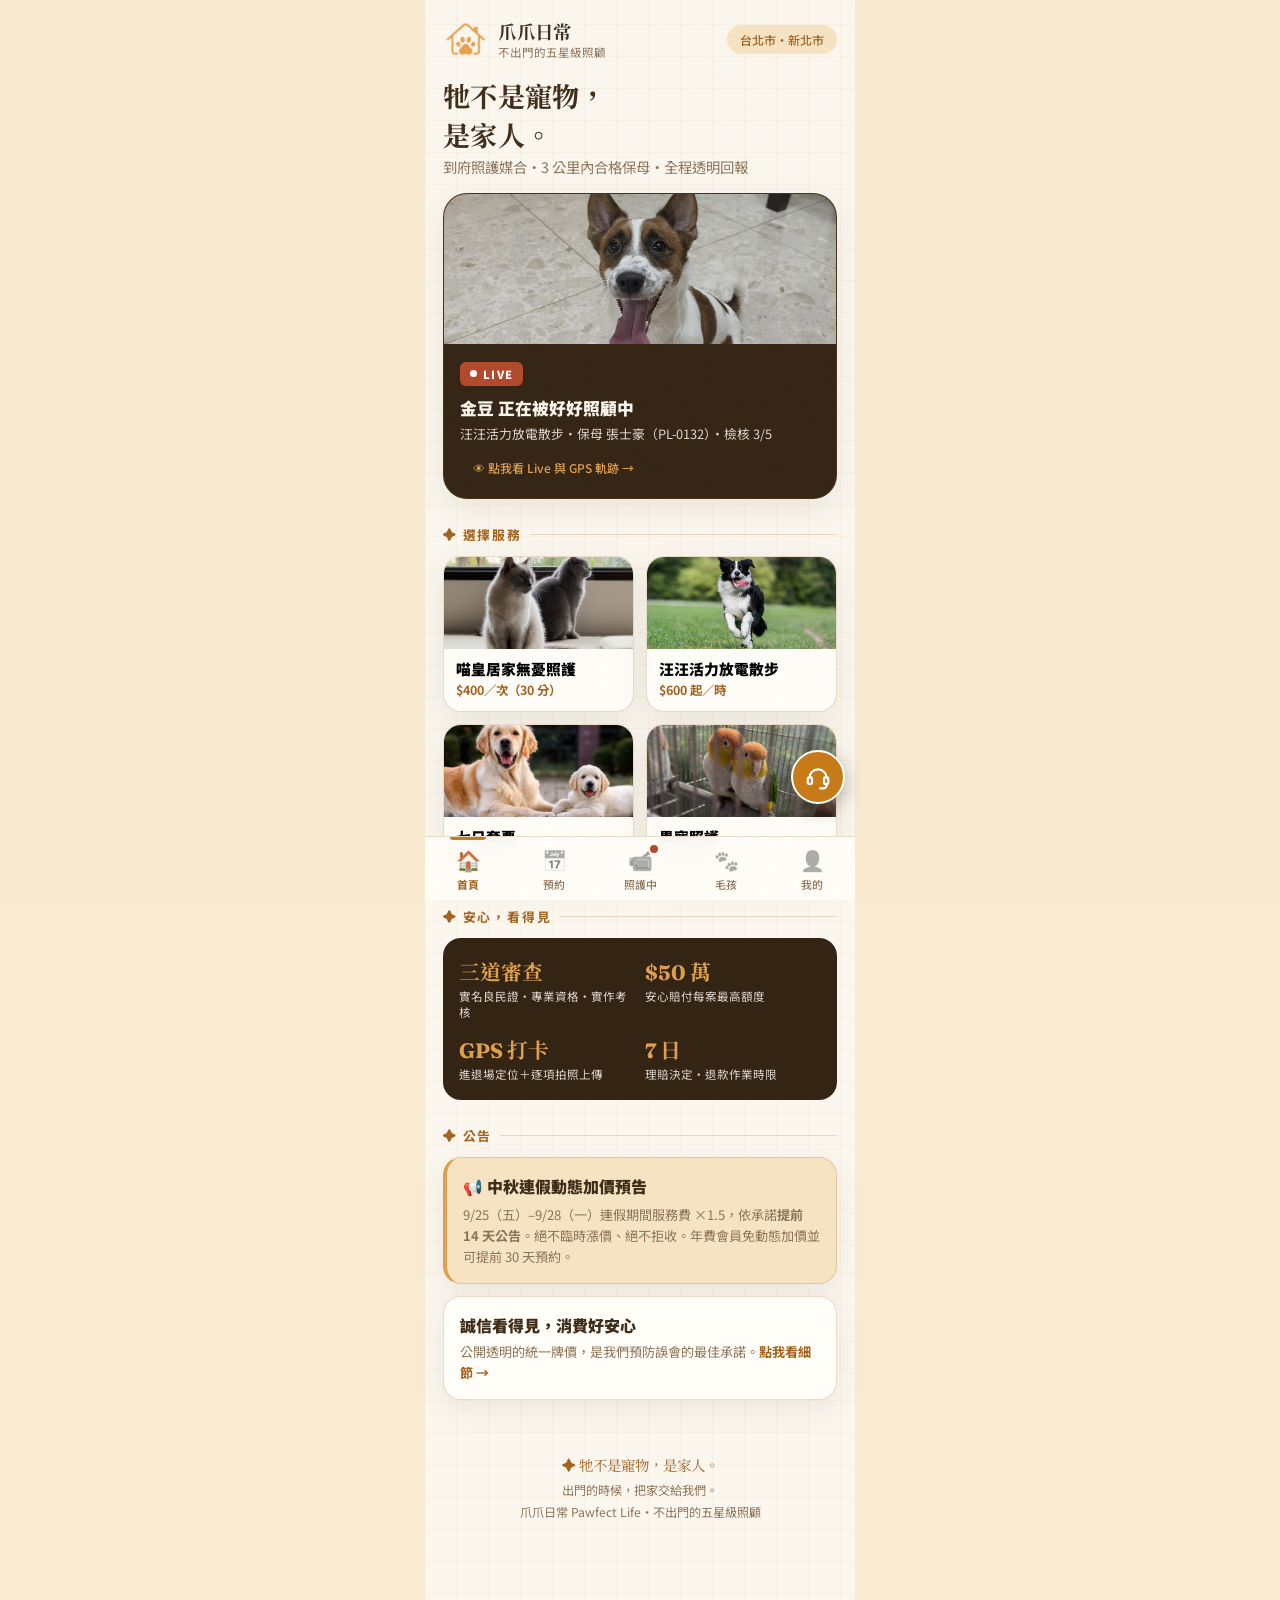
<file: app/index.html>
<!DOCTYPE html>
<html lang="zh-TW">
<head>
<meta charset="UTF-8">
<meta name="viewport" content="width=device-width, initial-scale=1, viewport-fit=cover">
<title>爪爪日常 Pawfect Life — 飼主端</title>
<meta name="description" content="到府寵物照護媒合平台——不出門的五星級照顧">
<meta name="theme-color" content="#FBF7EF">
<link rel="manifest" href="manifest.webmanifest">
<link rel="icon" href="assets/logo/logo-square.png">
<link rel="apple-touch-icon" href="assets/logo/app-icon.png">
<meta name="apple-mobile-web-app-capable" content="yes">
<meta name="apple-mobile-web-app-status-bar-style" content="default">
<meta name="apple-mobile-web-app-title" content="爪爪日常">
<link rel="preconnect" href="https://fonts.googleapis.com">
<link rel="preconnect" href="https://fonts.gstatic.com" crossorigin>
<link href="https://fonts.googleapis.com/css2?family=Fraunces:opsz,wght@9..144,500;9..144,600;9..144,700&family=Noto+Serif+TC:wght@600;700;900&family=Noto+Sans+TC:wght@400;500;700;900&display=swap" rel="stylesheet">
<link rel="stylesheet" href="css/app.css">
</head>
<body>
<div id="phone">
  <main id="view" tabindex="-1"></main>
  <div id="sheet-root"></div>
  <div id="toast-root" aria-live="polite"></div>
  <nav id="tabbar" aria-label="主要導覽">
    <button class="tab" data-tab="home"><span class="tab-ico">🏠</span><span>首頁</span></button>
    <button class="tab" data-tab="book"><span class="tab-ico">📅</span><span>預約</span></button>
    <button class="tab" data-tab="care"><span class="tab-ico">📹</span><span>照護中</span></button>
    <button class="tab" data-tab="pets"><span class="tab-ico">🐾</span><span>毛孩</span></button>
    <button class="tab" data-tab="me"><span class="tab-ico">👤</span><span>我的</span></button>
  </nav>
</div>
<script src="js/data.js"></script>
<script src="js/pricing.js"></script>
<script src="js/app.js"></script>
<script src="js/chatbot.js"></script>
</body>
</html>
</file>
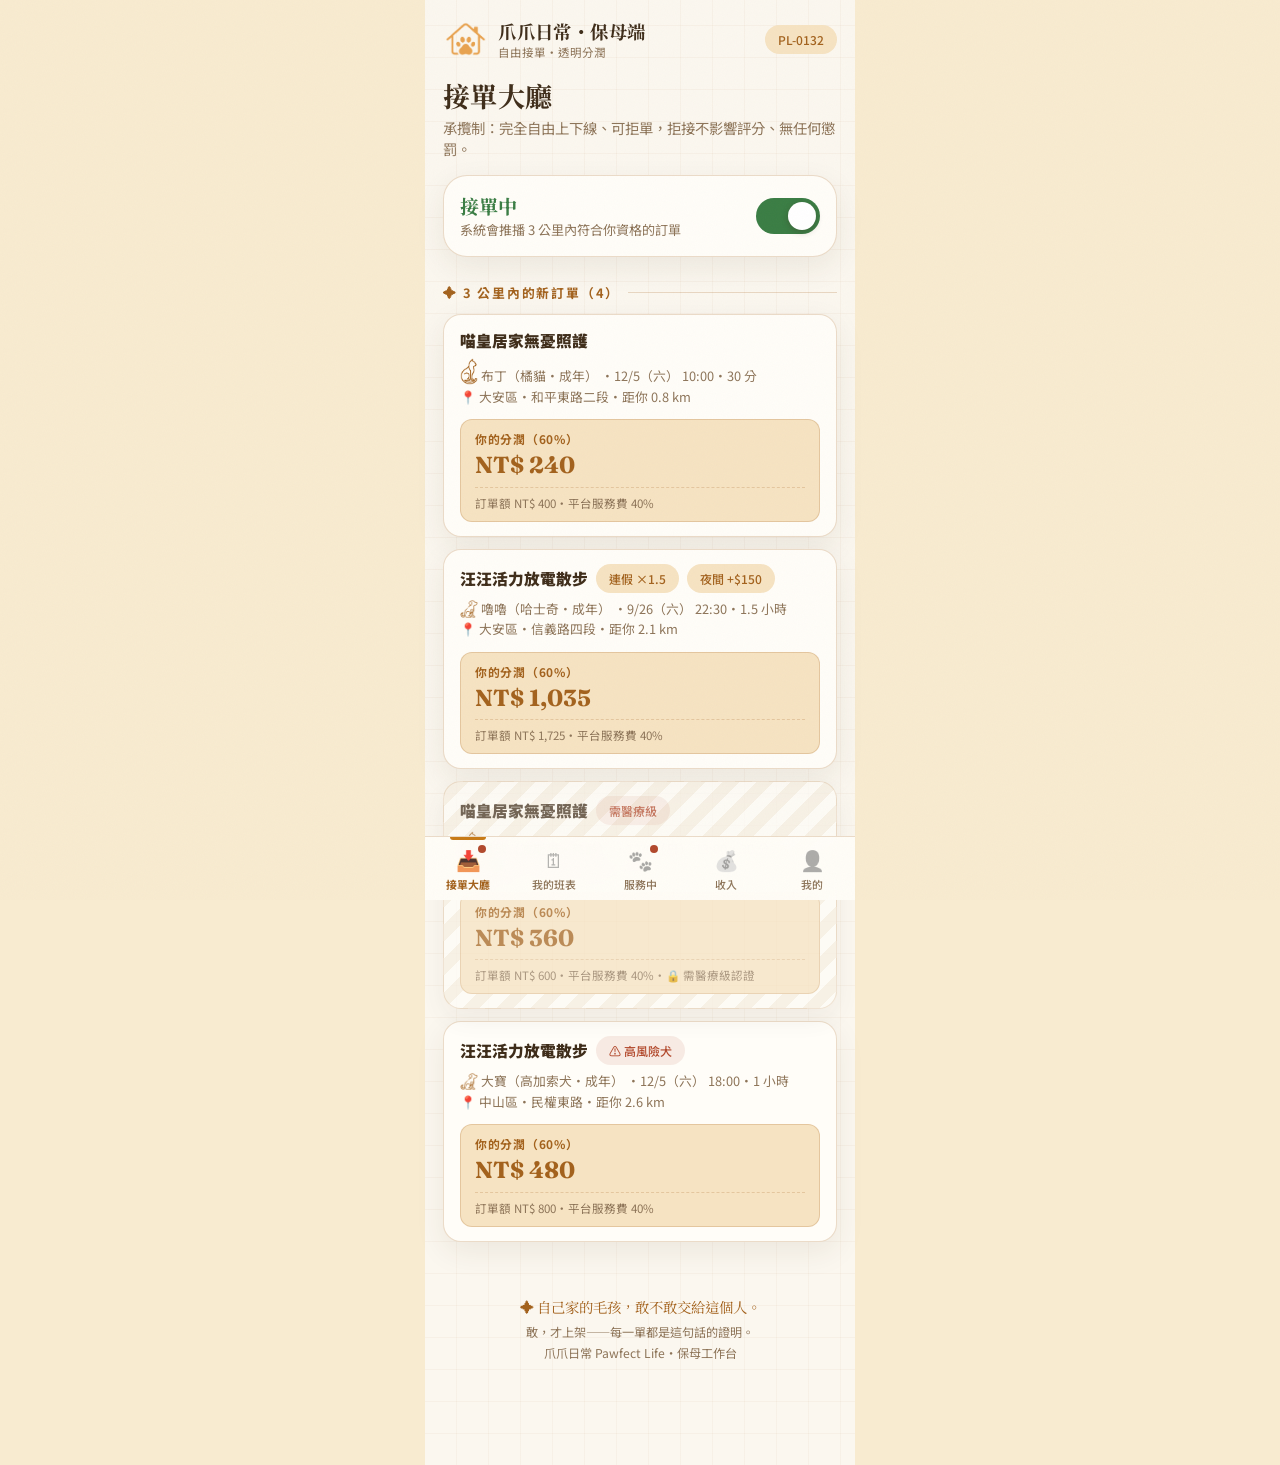
<file: sitter/index.html>
<!DOCTYPE html>
<html lang="zh-TW">
<head>
<meta charset="UTF-8">
<meta name="viewport" content="width=device-width, initial-scale=1, viewport-fit=cover">
<title>爪爪日常 保母端 — Pawfect Sitter</title>
<meta name="description" content="爪爪日常保母工作台——自由接單、透明分潤">
<meta name="theme-color" content="#FBF7EF">
<link rel="manifest" href="manifest.webmanifest">
<link rel="icon" href="assets/logo/logo-square.png">
<link rel="apple-touch-icon" href="assets/logo/app-icon.png">
<meta name="apple-mobile-web-app-capable" content="yes">
<meta name="apple-mobile-web-app-status-bar-style" content="default">
<meta name="apple-mobile-web-app-title" content="爪爪保母端">
<link rel="preconnect" href="https://fonts.googleapis.com">
<link rel="preconnect" href="https://fonts.gstatic.com" crossorigin>
<link href="https://fonts.googleapis.com/css2?family=Fraunces:opsz,wght@9..144,500;9..144,600;9..144,700&family=Noto+Serif+TC:wght@600;700;900&family=Noto+Sans+TC:wght@400;500;700;900&display=swap" rel="stylesheet">
<link rel="stylesheet" href="css/app.css">
<link rel="stylesheet" href="css/sitter.css">
</head>
<body>
<div id="phone">
  <main id="view" tabindex="-1"></main>
  <div id="sheet-root"></div>
  <div id="toast-root" aria-live="polite"></div>
  <nav id="tabbar" aria-label="主要導覽">
    <button class="tab" data-tab="hall"><span class="tab-ico">📥</span><span>接單大廳</span></button>
    <button class="tab" data-tab="shift"><span class="tab-ico">🗓</span><span>我的班表</span></button>
    <button class="tab" data-tab="job"><span class="tab-ico">🐾</span><span>服務中</span></button>
    <button class="tab" data-tab="income"><span class="tab-ico">💰</span><span>收入</span></button>
    <button class="tab" data-tab="me"><span class="tab-ico">👤</span><span>我的</span></button>
  </nav>
</div>
<script src="js/sitter-data.js"></script>
<script src="js/pricing.js"></script>
<script src="js/sitter-app.js"></script>
</body>
</html>
</file>
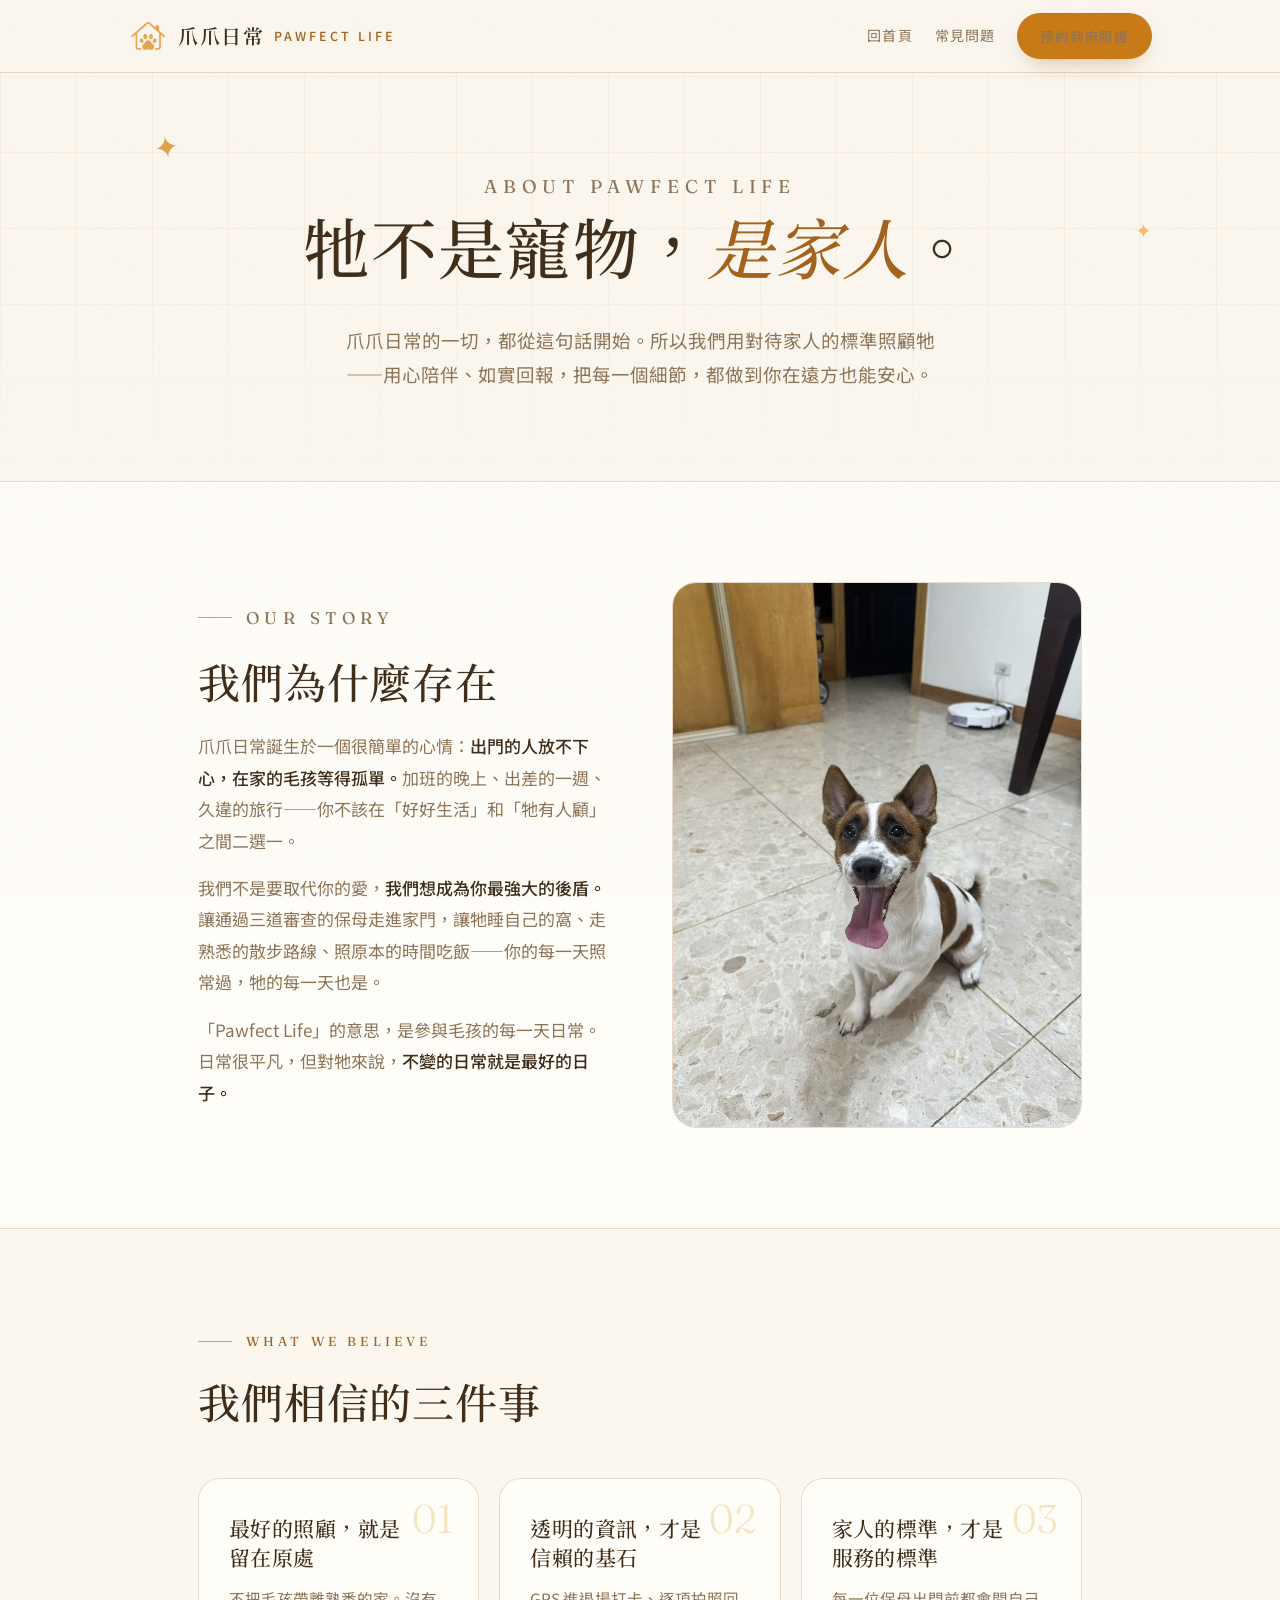
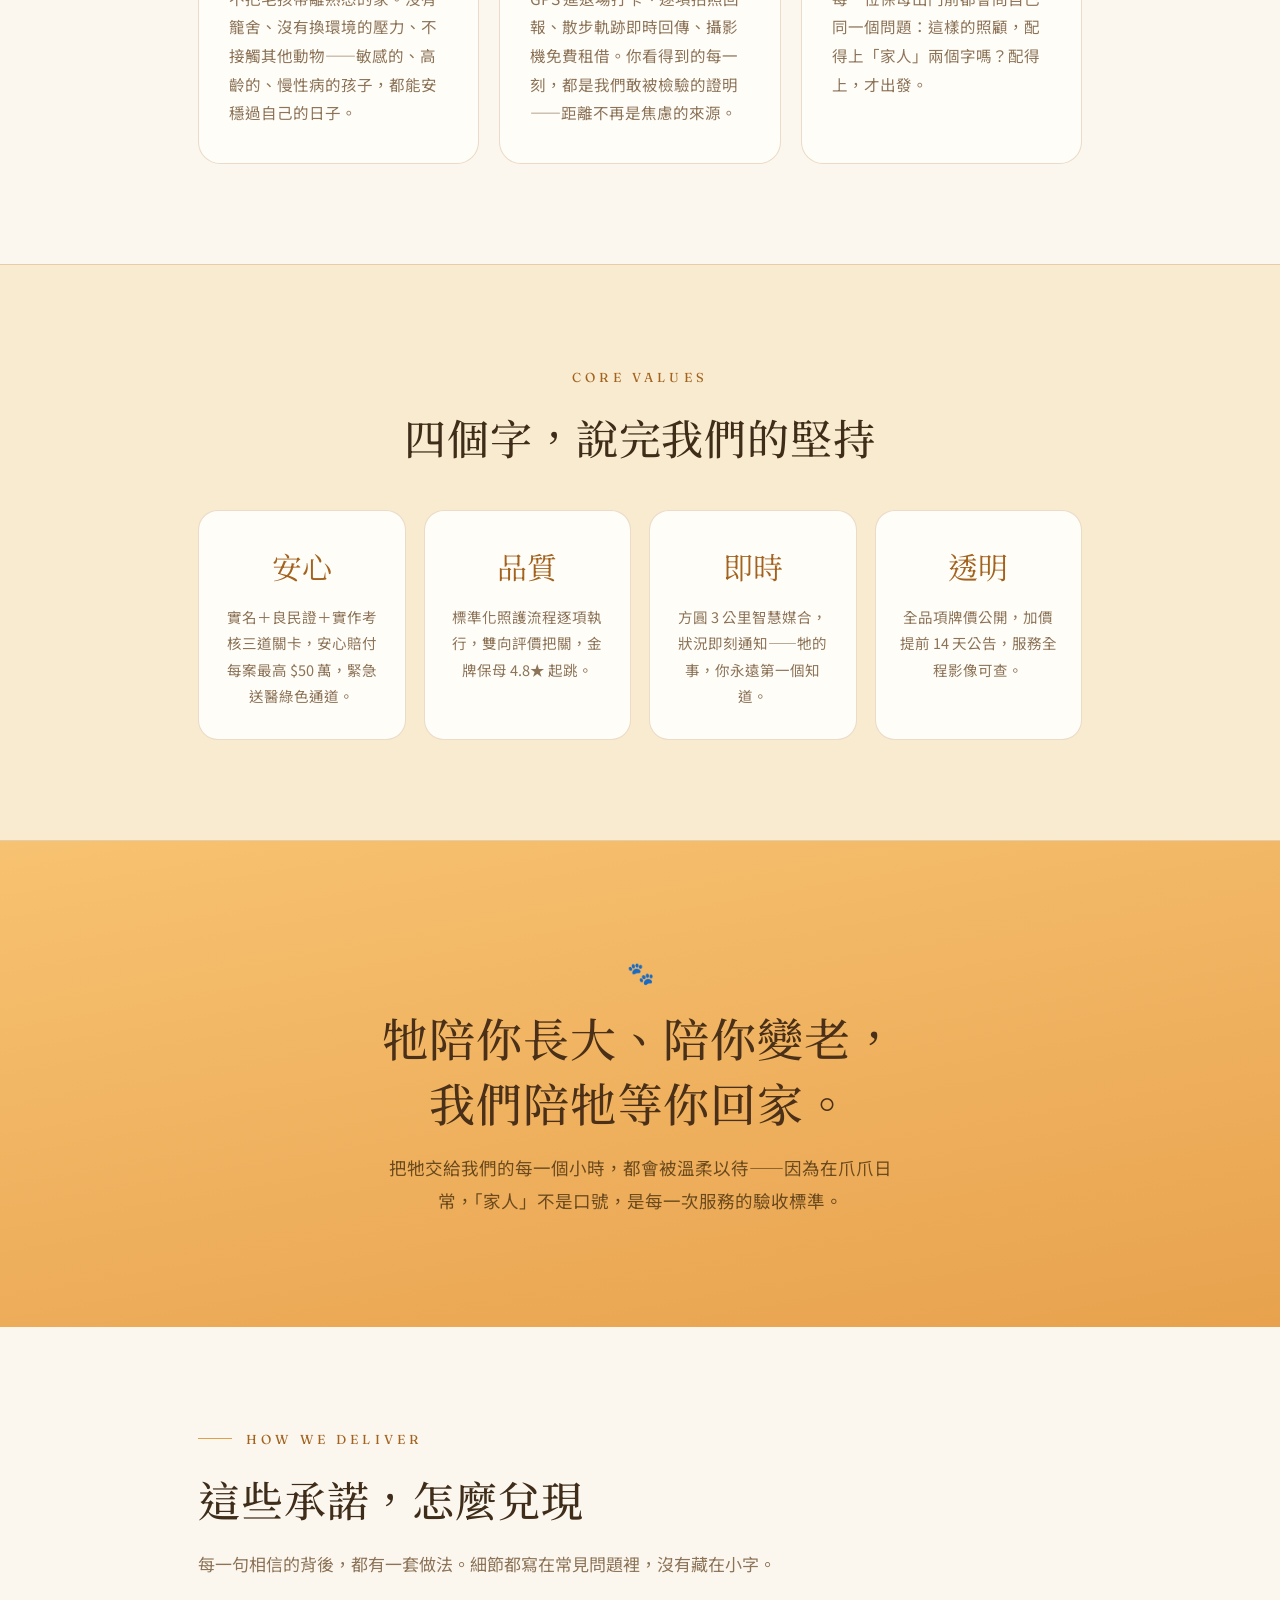
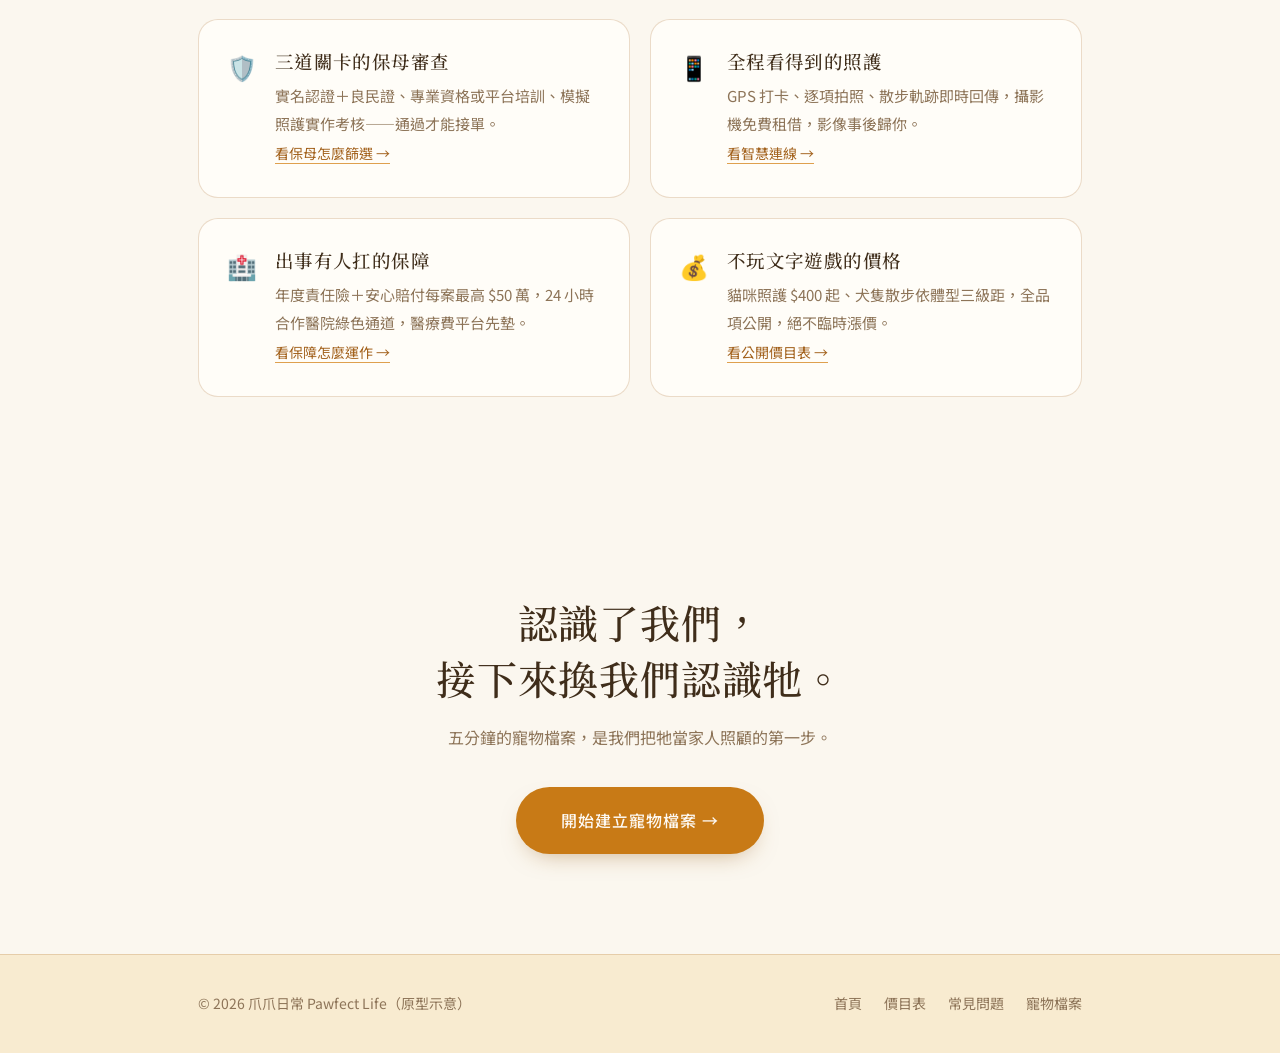
<file: about.html>
<!DOCTYPE html>
<html lang="zh-Hant">
<head>
<meta charset="UTF-8">
<meta name="viewport" content="width=device-width, initial-scale=1.0">
<title>關於我們｜爪爪日常 Pawfect Life</title>
<link rel="icon" type="image/png" href="assets/logo/logo-square.png?v=4">
<link rel="apple-touch-icon" href="assets/logo/app-icon.png?v=4">
<link rel="preconnect" href="https://fonts.googleapis.com">
<link rel="preconnect" href="https://fonts.gstatic.com" crossorigin>
<link href="https://fonts.googleapis.com/css2?family=Fraunces:opsz,wght@9..144,300;9..144,400;9..144,500;9..144,600&family=Noto+Serif+TC:wght@400;500;600&family=Noto+Sans+TC:wght@300;400;500;700&display=swap" rel="stylesheet">
<style>
:root{
  --paper:#FBF7EF; --paper-deep:#F8EBD0; --paper-card:#FFFDF8;
  --ink:#3F2D1A; --ink-soft:#8D7458;
  --wood:#DFA04E; --wood-deep:#A3621D; --wood-mist:#F6E3C2;
  --clay:#C87A16; --clay-deep:#A55F0D;
  --hairline:rgba(163,98,29,.22);
  --serif:"Fraunces","Noto Serif TC","Songti TC",serif; --sans:"Noto Sans TC","PingFang TC",sans-serif;
}
*{margin:0;padding:0;box-sizing:border-box}
html{scroll-behavior:smooth}
body{font-family:var(--sans);background:var(--paper);color:var(--ink);line-height:1.85;-webkit-font-smoothing:antialiased;overflow-x:hidden}
body::before{
  content:"";position:fixed;inset:0;pointer-events:none;z-index:999;opacity:.5;
  background-image:url("data:image/svg+xml,%3Csvg xmlns='http://www.w3.org/2000/svg' width='120' height='120'%3E%3Cfilter id='n'%3E%3CfeTurbulence type='fractalNoise' baseFrequency='.9' numOctaves='2'/%3E%3CfeColorMatrix values='0 0 0 0 .55 0 0 0 0 .47 0 0 0 0 .36 0 0 0 .05 0'/%3E%3C/filter%3E%3Crect width='120' height='120' filter='url(%23n)'/%3E%3C/svg%3E");
}
::selection{background:var(--wood-mist)}
a{color:inherit;text-decoration:none}
img{max-width:100%}
.wrap{max-width:980px;margin:0 auto;padding:0 clamp(20px,5vw,48px)}
h1,h2,h3{font-family:var(--serif);font-weight:500;line-height:1.4;letter-spacing:.02em}

nav{position:fixed;top:0;left:0;right:0;z-index:100;background:rgba(251,247,239,.85);backdrop-filter:blur(14px);border-bottom:1px solid var(--hairline)}
.nav-inner{max-width:1120px;margin:0 auto;padding:0 clamp(20px,5vw,48px);height:72px;display:flex;align-items:center;justify-content:space-between}
.logo{font-family:var(--serif);font-size:20px;font-weight:600;letter-spacing:.08em;display:flex;align-items:center;gap:10px;white-space:nowrap}
.logo-img{height:30px;width:auto;display:block}
.logo em{font-style:normal;font-family:var(--sans);font-size:12.5px;font-weight:500;color:var(--wood-deep);letter-spacing:.24em}
.nav-right{display:flex;align-items:center;gap:22px;font-size:14px;letter-spacing:.08em}
.nav-right a{color:var(--ink-soft)}
.nav-right a:hover{color:var(--wood-deep)}
.btn{display:inline-flex;align-items:center;gap:10px;font-weight:500;font-size:16px;letter-spacing:.06em;padding:15px 32px;border-radius:999px;cursor:pointer;border:1px solid transparent;transition:all .25s}
.btn-primary{background:var(--clay);color:#FDF9F3;box-shadow:0 10px 24px -12px rgba(143,85,16,.5)}
.btn-primary:hover{background:var(--clay-deep);transform:translateY(-2px)}
.btn-ghost{border-color:var(--wood);color:var(--wood-deep)}
.btn-ghost:hover{background:var(--wood-mist)}
.nav-cta{font-size:13.5px;padding:10px 22px}
@media(max-width:520px){.logo{font-size:17px}.logo em{display:none}.nav-right a.link{display:none}.nav-cta{font-size:12.5px;padding:9px 16px}}

.eyebrow{font-family:var(--serif);font-size:13px;letter-spacing:.32em;text-transform:uppercase;color:var(--wood-deep);display:flex;align-items:center;gap:14px;margin-bottom:22px}
.eyebrow::before{content:"";width:34px;height:1px;background:var(--wood)}
.eyebrow.center{justify-content:center}
.eyebrow.center::before{display:none}

/* reveal */
.rv{opacity:0;transform:translateY(26px);transition:opacity .8s ease,transform .8s ease}
.rv.in{opacity:1;transform:none}

/* hero */
.about-hero{padding:170px 0 90px;position:relative;text-align:center}
.about-hero::before{
  content:"";position:absolute;inset:0;z-index:-1;
  background-image:linear-gradient(rgba(163,98,29,.06) 1px,transparent 1px),linear-gradient(90deg,rgba(163,98,29,.06) 1px,transparent 1px);
  background-size:76px 76px;
  -webkit-mask-image:linear-gradient(180deg,#000 55%,transparent);
  mask-image:linear-gradient(180deg,#000 55%,transparent);
}
.about-hero h1{font-size:clamp(40px,6.5vw,66px);margin-bottom:26px}
.about-hero h1 .accent{color:var(--wood-deep);font-style:italic}
.about-hero p{color:var(--ink-soft);font-size:18.5px;max-width:32em;margin:0 auto}
.spark{position:absolute;color:var(--wood);line-height:1;animation:twinkle 2.6s ease-in-out infinite}
.spark.s1{top:130px;left:12%;font-size:30px;transform:rotate(-10deg)}
.spark.s2{top:220px;right:10%;font-size:20px;color:#F2BE6C;animation-delay:.9s}
@keyframes twinkle{0%,100%{opacity:1}50%{opacity:.4}}
@media (prefers-reduced-motion:reduce){.spark{animation:none}}

section{padding:clamp(60px,8vw,100px) 0}
.sec-title{font-size:clamp(29px,3.6vw,42px);margin-bottom:16px}
.sec-lead{color:var(--ink-soft);font-size:17px;max-width:36em}

/* 品牌初衷 */
.story{background:var(--paper-card);border-top:1px solid var(--hairline);border-bottom:1px solid var(--hairline)}
.story-grid{display:grid;grid-template-columns:minmax(0,1fr) minmax(0,1fr);gap:clamp(30px,5vw,70px);align-items:center}
.story p{color:var(--ink-soft);font-size:17px}
.story p+p{margin-top:16px}
.story p b{color:var(--ink);font-weight:500}
.story-photo{border-radius:24px;overflow:hidden;border:1px solid var(--hairline)}
.story-photo img{display:block;width:100%;height:100%;object-fit:cover}
@media(max-width:820px){.story-grid{grid-template-columns:1fr}}

/* 三件相信的事 */
.beliefs{display:grid;grid-template-columns:repeat(3,1fr);gap:20px;counter-reset:bf}
.belief{background:var(--paper-card);border:1px solid var(--hairline);border-radius:22px;padding:36px 30px;counter-increment:bf;position:relative}
.belief::before{content:"0" counter(bf);font-family:var(--serif);font-size:40px;font-weight:300;color:var(--wood-mist);position:absolute;top:20px;right:24px;line-height:1}
.belief h3{font-size:21px;margin-bottom:10px;max-width:9em}
.belief p{font-size:15.5px;color:var(--ink-soft)}
@media(max-width:820px){.beliefs{grid-template-columns:1fr}}

/* 四個核心價值 */
.values{background:var(--paper-deep);border-top:1px solid var(--hairline);border-bottom:1px solid var(--hairline)}
.value-grid{display:grid;grid-template-columns:repeat(4,1fr);gap:18px}
.value{background:var(--paper-card);border:1px solid var(--hairline);border-radius:20px;padding:30px 24px;text-align:center}
.value .zh{font-family:var(--serif);font-size:30px;color:var(--wood-deep);display:block;margin-bottom:8px}
.value p{font-size:14.5px;color:var(--ink-soft);line-height:1.8}
@media(max-width:820px){.value-grid{grid-template-columns:repeat(2,1fr)}}

/* 家人標準帶 */
.family-band{text-align:center;padding:clamp(70px,9vw,110px) 0;background:linear-gradient(170deg,#F7C271 0%,#E8A24E 100%)}
.family-band h2{font-size:clamp(29px,4.4vw,46px);color:#4A3018;margin-bottom:14px}
.family-band p{color:#6B4A1E;font-size:17.5px;max-width:30em;margin:0 auto}
.family-band .paw{font-size:22px;margin-bottom:18px;display:block}

/* 怎麼做到 */
.hows{display:grid;grid-template-columns:1fr 1fr;gap:20px}
.how{background:var(--paper-card);border:1px solid var(--hairline);border-radius:20px;padding:30px 28px;display:flex;gap:18px;align-items:flex-start}
.how .glyph{font-size:24px;line-height:1.4}
.how h3{font-size:18.5px;margin-bottom:6px}
.how p{font-size:15px;color:var(--ink-soft)}
.how a{color:var(--wood-deep);border-bottom:1px solid var(--wood);font-size:14px}
@media(max-width:720px){.hows{grid-template-columns:1fr}}

/* CTA */
.about-cta{text-align:center}
.about-cta h2{font-size:clamp(26px,4vw,40px);margin-bottom:14px}
.about-cta p{color:var(--ink-soft);margin-bottom:34px}

footer{border-top:1px solid var(--hairline);background:var(--paper-deep);padding:36px 0;font-size:14px;color:var(--ink-soft)}
.foot-inner{max-width:980px;margin:0 auto;padding:0 clamp(20px,5vw,48px);display:flex;justify-content:space-between;flex-wrap:wrap;gap:14px;align-items:center}
.foot-links{display:flex;gap:22px;flex-wrap:wrap}
.foot-links a:hover{color:var(--wood-deep)}
</style>
</head>
<body>

<nav>
  <div class="nav-inner">
    <a class="logo" href="index.html"><img class="logo-img" src="assets/logo/logo.png?v=4" alt="爪爪日常 logo">爪爪日常 <em>PAWFECT LIFE</em></a>
    <div class="nav-right">
      <a class="link" href="index.html">回首頁</a>
      <a class="link" href="index.html#faq">常見問題</a>
      <a class="btn btn-primary nav-cta" href="pet-intake.html">預約到府照護</a>
    </div>
  </div>
</nav>

<header class="about-hero">
  <span class="spark s1">✦</span><span class="spark s2">✦</span>
  <div class="wrap">
    <p class="eyebrow center rv">About Pawfect Life</p>
    <h1 class="rv">牠不是寵物，<span class="accent">是家人</span>。</h1>
    <p class="rv">爪爪日常的一切，都從這句話開始。所以我們用對待家人的標準照顧牠——用心陪伴、如實回報，把每一個細節，都做到你在遠方也能安心。</p>
  </div>
</header>

<section class="story">
  <div class="wrap story-grid">
    <div class="rv">
      <p class="eyebrow">Our Story</p>
      <h2 class="sec-title">我們為什麼存在</h2>
      <p>爪爪日常誕生於一個很簡單的心情：<b>出門的人放不下心，在家的毛孩等得孤單。</b>加班的晚上、出差的一週、久違的旅行——你不該在「好好生活」和「牠有人顧」之間二選一。</p>
      <p>我們不是要取代你的愛，<b>我們想成為你最強大的後盾。</b>讓通過三道審查的保母走進家門，讓牠睡自己的窩、走熟悉的散步路線、照原本的時間吃飯——你的每一天照常過，牠的每一天也是。</p>
      <p>「Pawfect Life」的意思，是參與毛孩的每一天日常。日常很平凡，但對牠來說，<b>不變的日常就是最好的日子。</b></p>
    </div>
    <div class="story-photo rv">
      <img src="assets/app/livecam.jpg?v=1" alt="在家中安心生活的狗狗">
    </div>
  </div>
</section>

<section>
  <div class="wrap">
    <div class="rv" style="margin-bottom:44px">
      <p class="eyebrow">What We Believe</p>
      <h2 class="sec-title">我們相信的三件事</h2>
    </div>
    <div class="beliefs">
      <div class="belief rv">
        <h3>最好的照顧，就是留在原處</h3>
        <p>不把毛孩帶離熟悉的家。沒有籠舍、沒有換環境的壓力、不接觸其他動物——敏感的、高齡的、慢性病的孩子，都能安穩過自己的日子。</p>
      </div>
      <div class="belief rv">
        <h3>透明的資訊，才是信賴的基石</h3>
        <p>GPS 進退場打卡、逐項拍照回報、散步軌跡即時回傳、攝影機免費租借。你看得到的每一刻，都是我們敢被檢驗的證明——距離不再是焦慮的來源。</p>
      </div>
      <div class="belief rv">
        <h3>家人的標準，才是服務的標準</h3>
        <p>每一位保母出門前都會問自己同一個問題：這樣的照顧，配得上「家人」兩個字嗎？配得上，才出發。</p>
      </div>
    </div>
  </div>
</section>

<section class="values">
  <div class="wrap">
    <div class="rv" style="text-align:center;margin-bottom:40px">
      <p class="eyebrow center">Core Values</p>
      <h2 class="sec-title">四個字，說完我們的堅持</h2>
    </div>
    <div class="value-grid">
      <div class="value rv"><span class="zh">安心</span><p>實名＋良民證＋實作考核三道關卡，安心賠付每案最高 $50 萬，緊急送醫綠色通道。</p></div>
      <div class="value rv"><span class="zh">品質</span><p>標準化照護流程逐項執行，雙向評價把關，金牌保母 4.8★ 起跳。</p></div>
      <div class="value rv"><span class="zh">即時</span><p>方圓 3 公里智慧媒合，狀況即刻通知——牠的事，你永遠第一個知道。</p></div>
      <div class="value rv"><span class="zh">透明</span><p>全品項牌價公開，加價提前 14 天公告，服務全程影像可查。</p></div>
    </div>
  </div>
</section>

<div class="family-band">
  <div class="wrap">
    <span class="paw rv">🐾</span>
    <h2 class="rv">牠陪你長大、陪你變老，<br>我們陪牠等你回家。</h2>
    <p class="rv">把牠交給我們的每一個小時，都會被溫柔以待——因為在爪爪日常，「家人」不是口號，是每一次服務的驗收標準。</p>
  </div>
</div>

<section>
  <div class="wrap">
    <div class="rv" style="margin-bottom:40px">
      <p class="eyebrow">How We Deliver</p>
      <h2 class="sec-title">這些承諾，怎麼兌現</h2>
      <p class="sec-lead">每一句相信的背後，都有一套做法。細節都寫在常見問題裡，沒有藏在小字。</p>
    </div>
    <div class="hows">
      <div class="how rv"><span class="glyph">🛡️</span><div><h3>三道關卡的保母審查</h3><p>實名認證＋良民證、專業資格或平台培訓、模擬照護實作考核——通過才能接單。</p><a href="index.html#faq">看保母怎麼篩選 →</a></div></div>
      <div class="how rv"><span class="glyph">📱</span><div><h3>全程看得到的照護</h3><p>GPS 打卡、逐項拍照、散步軌跡即時回傳，攝影機免費租借，影像事後歸你。</p><a href="index.html#app">看智慧連線 →</a></div></div>
      <div class="how rv"><span class="glyph">🏥</span><div><h3>出事有人扛的保障</h3><p>年度責任險＋安心賠付每案最高 $50 萬，24 小時合作醫院綠色通道，醫療費平台先墊。</p><a href="index.html#faq">看保障怎麼運作 →</a></div></div>
      <div class="how rv"><span class="glyph">💰</span><div><h3>不玩文字遊戲的價格</h3><p>貓咪照護 $400 起、犬隻散步依體型三級距，全品項公開，絕不臨時漲價。</p><a href="index.html#tiers">看公開價目表 →</a></div></div>
    </div>
  </div>
</section>

<section class="about-cta">
  <div class="wrap">
    <h2 class="rv">認識了我們，<br>接下來換我們認識牠。</h2>
    <p class="rv">五分鐘的寵物檔案，是我們把牠當家人照顧的第一步。</p>
    <a class="btn btn-primary rv" href="pet-intake.html" style="font-size:16px;padding:18px 44px">開始建立寵物檔案 →</a>
  </div>
</section>

<footer>
  <div class="foot-inner">
    <span>© 2026 爪爪日常 Pawfect Life（原型示意）</span>
    <div class="foot-links">
      <a href="index.html">首頁</a>
      <a href="index.html#tiers">價目表</a>
      <a href="index.html#faq">常見問題</a>
      <a href="pet-intake.html">寵物檔案</a>
    </div>
  </div>
</footer>

<script>
const io=new IntersectionObserver(es=>{es.forEach(e=>{if(e.isIntersecting){e.target.classList.add('in');io.unobserve(e.target);}})},{threshold:.12});
document.querySelectorAll('.rv').forEach(el=>io.observe(el));
</script>
</body>
</html>
</file>
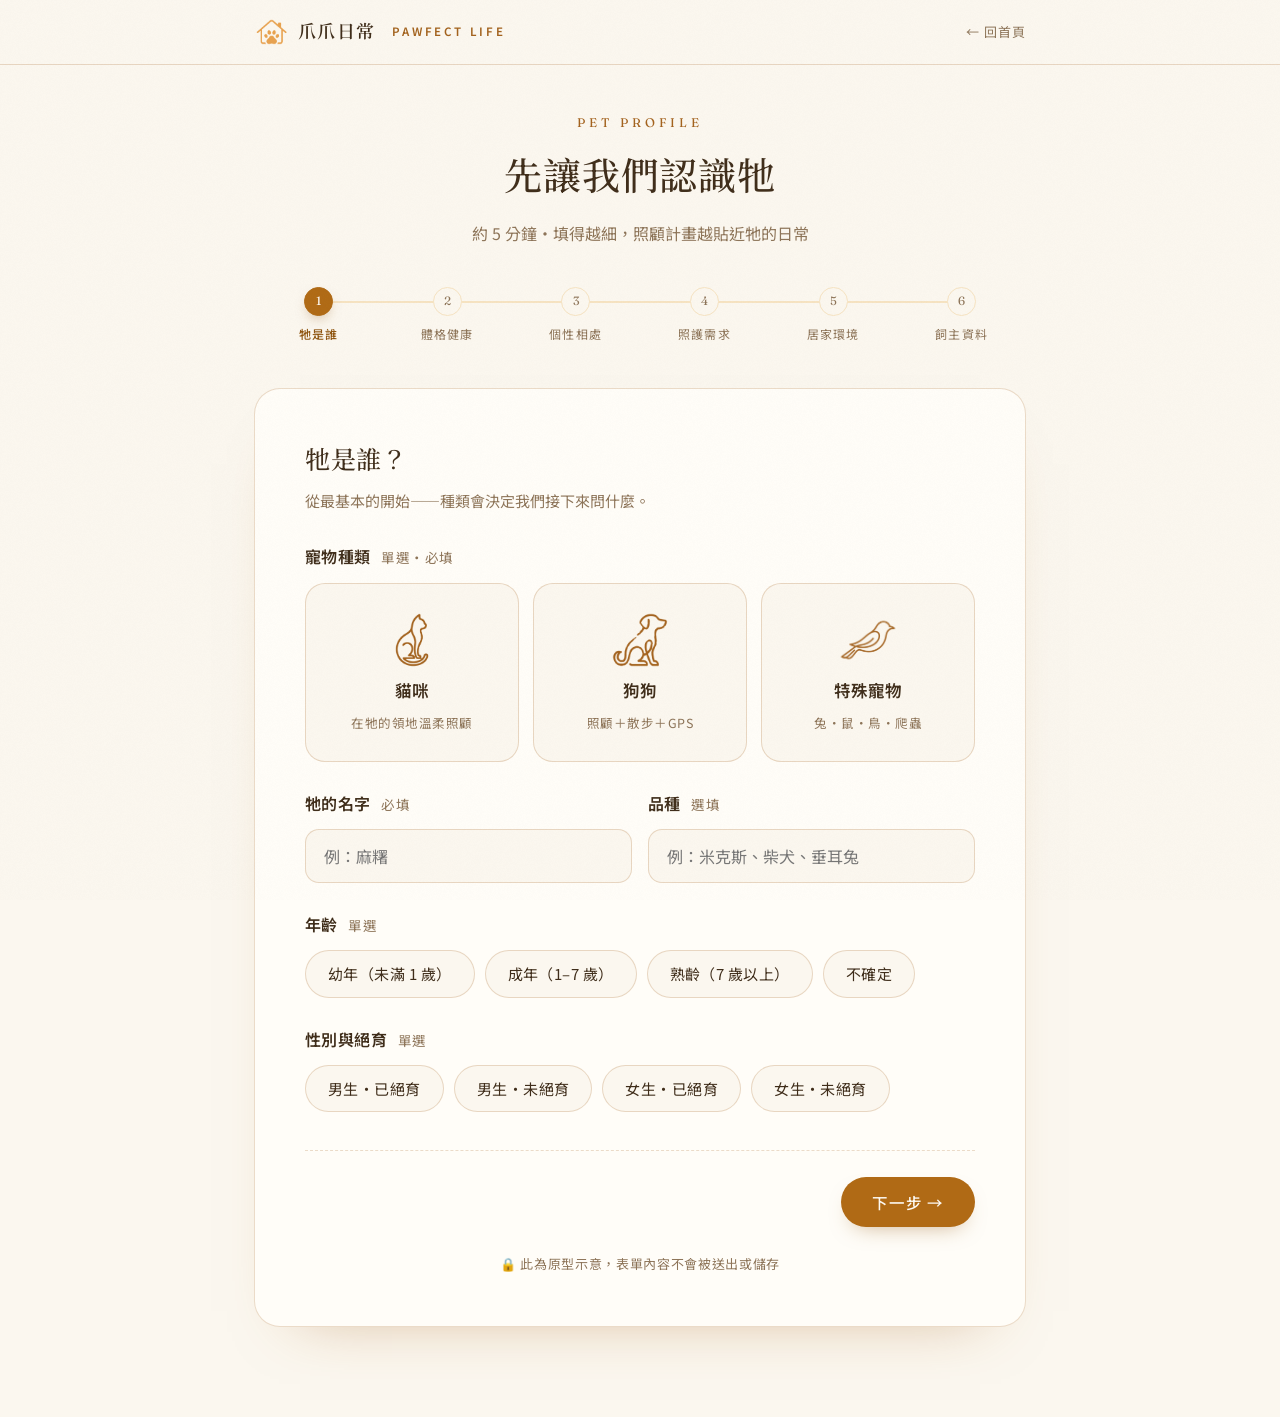
<file: pet-intake.html>
<!DOCTYPE html>
<html lang="zh-Hant">
<head>
<meta charset="UTF-8">
<meta name="viewport" content="width=device-width, initial-scale=1.0">
<title>建立寵物檔案｜爪爪日常 Pawfect Life</title>
<link rel="icon" type="image/png" href="assets/logo/logo-square.png?v=4">
<link rel="apple-touch-icon" href="assets/logo/app-icon.png?v=4">
<link rel="preconnect" href="https://fonts.googleapis.com">
<link rel="preconnect" href="https://fonts.gstatic.com" crossorigin>
<link href="https://fonts.googleapis.com/css2?family=Fraunces:opsz,wght@9..144,300;9..144,400;9..144,500;9..144,600&family=Noto+Serif+TC:wght@400;500;600&family=Noto+Sans+TC:wght@300;400;500;700&display=swap" rel="stylesheet">
<style>
:root{
  --paper:#FBF7EF; --paper-deep:#F6ECDB; --paper-card:#FFFDF8;
  --ink:#3F2D1A; --ink-soft:#8D7458;
  --wood:#DFA04E; --wood-deep:#A3621D; --wood-mist:#F6E3C2;
  --clay:#B06A15; --clay-deep:#8F5510;
  --hairline:rgba(163,98,29,.22);
  --serif:"Fraunces","Noto Serif TC",serif; --sans:"Noto Sans TC",sans-serif;
}
*{margin:0;padding:0;box-sizing:border-box}
body{font-family:var(--sans);background:var(--paper);color:var(--ink);line-height:1.7;-webkit-font-smoothing:antialiased}
body::before{
  content:"";position:fixed;inset:0;pointer-events:none;z-index:999;opacity:.5;
  background-image:url("data:image/svg+xml,%3Csvg xmlns='http://www.w3.org/2000/svg' width='120' height='120'%3E%3Cfilter id='n'%3E%3CfeTurbulence type='fractalNoise' baseFrequency='.9' numOctaves='2'/%3E%3CfeColorMatrix values='0 0 0 0 .55 0 0 0 0 .47 0 0 0 0 .36 0 0 0 .05 0'/%3E%3C/filter%3E%3Crect width='120' height='120' filter='url(%23n)'/%3E%3C/svg%3E");
}
a{color:inherit;text-decoration:none}
h1,h2,h3{font-family:var(--serif);font-weight:500;letter-spacing:.02em}

nav{position:fixed;top:0;left:0;right:0;z-index:100;background:rgba(251,247,239,.85);backdrop-filter:blur(14px);border-bottom:1px solid var(--hairline)}
.nav-inner{max-width:820px;margin:0 auto;padding:0 24px;height:64px;display:flex;align-items:center;justify-content:space-between}
.logo{font-family:var(--serif);font-size:18px;font-weight:600;letter-spacing:.08em;display:flex;align-items:center;gap:9px}
.logo-img{height:26px;width:auto;display:block}
.logo em{font-style:normal;font-size:11.5px;font-family:var(--sans);color:var(--wood-deep);letter-spacing:.24em;margin-left:8px}
.nav-back{font-size:13px;color:var(--ink-soft);letter-spacing:.08em;white-space:nowrap}
.nav-back:hover{color:var(--wood-deep)}
.logo{white-space:nowrap}
@media(max-width:520px){.logo{font-size:16px}.logo em{display:none}}

.shell{max-width:820px;margin:0 auto;padding:112px 24px 90px}
.intro{text-align:center;margin-bottom:40px}
.intro .eyebrow{font-family:var(--serif);font-size:12.5px;letter-spacing:.32em;color:var(--wood-deep);text-transform:uppercase;margin-bottom:12px}
.intro h1{font-size:clamp(30px,4.5vw,38px);margin-bottom:10px}
.intro p{color:var(--ink-soft);font-size:16px}

/* progress */
.progress{display:flex;align-items:center;gap:0;margin-bottom:44px}
.pstep{flex:1;display:flex;flex-direction:column;align-items:center;gap:8px;position:relative}
.pstep::before{content:"";position:absolute;top:14px;left:-50%;width:100%;height:1.5px;background:var(--wood-mist);z-index:0}
.pstep:first-child::before{display:none}
.pstep .dot{
  width:29px;height:29px;border-radius:50%;background:var(--paper);border:1.5px solid var(--wood-mist);
  display:flex;align-items:center;justify-content:center;font-size:12px;color:var(--ink-soft);
  position:relative;z-index:1;transition:all .3s;font-family:var(--serif);
}
.pstep .plabel{font-size:12px;letter-spacing:.1em;color:var(--ink-soft);white-space:nowrap}
.pstep.active .dot{background:var(--clay);border-color:var(--clay);color:#FDF9F3;box-shadow:0 6px 14px -6px rgba(143,85,16,.55)}
.pstep.active .plabel{color:var(--clay-deep);font-weight:500}
.pstep.done .dot{background:var(--wood-deep);border-color:var(--wood-deep);color:#FDF9F3}
.pstep.done::before,.pstep.active::before{background:var(--wood-deep)}
@media(max-width:640px){.pstep .plabel{display:none}}

/* card */
.card{
  background:var(--paper-card);border:1px solid var(--hairline);border-radius:26px;
  padding:clamp(30px,5vw,50px);box-shadow:0 30px 60px -46px rgba(163,98,29,.5);
}
.step-panel{display:none;animation:fadeUp .45s ease}
.step-panel.on{display:block}
@keyframes fadeUp{from{opacity:0;transform:translateY(14px)}to{opacity:1;transform:none}}
.step-panel h2{font-size:25px;margin-bottom:6px}
.step-panel .hint{color:var(--ink-soft);font-size:15px;margin-bottom:30px}

.q{margin-bottom:28px}
.q>label,.q>.qt{display:block;font-weight:600;font-size:16px;margin-bottom:12px;letter-spacing:.03em}
.q .opt-note{font-weight:400;color:var(--ink-soft);font-size:13.5px;margin-left:6px}

/* choice chips */
.chips{display:flex;flex-wrap:wrap;gap:10px}
.chips label{
  border:1px solid var(--hairline);border-radius:999px;padding:10px 22px;font-size:15px;
  cursor:pointer;background:var(--paper);transition:all .2s;user-select:none;letter-spacing:.03em;
}
.chips input{display:none}
.chips label:hover{border-color:var(--wood)}
.chips input:checked+span{color:#FDF9F3}
.chips label:has(input:checked){background:var(--wood-deep);border-color:var(--wood-deep);color:#FDF9F3}

/* big species cards */
.big-choice{display:grid;grid-template-columns:repeat(3,1fr);gap:14px}
.big-choice label{
  border:1px solid var(--hairline);border-radius:20px;padding:28px 16px;text-align:center;cursor:pointer;
  background:var(--paper);transition:all .25s;display:flex;flex-direction:column;gap:8px;align-items:center;
}
.big-choice label:hover{border-color:var(--wood);transform:translateY(-3px)}
.big-choice input{display:none}
.big-choice .glyph{height:56px;width:auto;display:block;margin:0 auto}
.big-choice .name{font-weight:600;font-size:16.5px}
.big-choice .desc{font-size:12.5px;color:var(--ink-soft);letter-spacing:.04em}
.big-choice label:has(input:checked){background:var(--wood-deep);border-color:var(--wood-deep)}
.big-choice label:has(input:checked) .name{color:#FDF9F3}
.big-choice label:has(input:checked) .glyph{filter:brightness(0) invert(1)}
.big-choice label:has(input:checked) .desc{color:#E0D2BC}
@media(max-width:560px){.big-choice{grid-template-columns:1fr}}

input[type=text],input[type=tel],textarea,select{
  width:100%;border:1px solid var(--hairline);border-radius:14px;background:var(--paper);
  padding:14px 18px;font-family:var(--sans);font-size:16px;color:var(--ink);outline:none;transition:border .2s,box-shadow .2s;
}
input:focus,textarea:focus,select:focus{border-color:var(--wood);box-shadow:0 0 0 3px rgba(176,137,97,.15)}
textarea{min-height:88px;resize:vertical}
.row2{display:grid;grid-template-columns:1fr 1fr;gap:16px}
@media(max-width:560px){.row2{grid-template-columns:1fr}}

.dog-only,.exotic-only{display:none}
body[data-species="dog"] .dog-only{display:block}
body[data-species="exotic"] .exotic-only{display:block}

/* nav buttons */
.form-nav{display:flex;justify-content:space-between;align-items:center;margin-top:38px;padding-top:26px;border-top:1px dashed var(--hairline)}
.btn{
  display:inline-flex;align-items:center;gap:10px;font-weight:500;font-size:15.5px;letter-spacing:.06em;
  padding:13px 30px;border-radius:999px;cursor:pointer;border:1px solid transparent;font-family:var(--sans);
  transition:all .25s;
}
.btn-primary{background:var(--clay);color:#FDF9F3;box-shadow:0 10px 22px -12px rgba(143,85,16,.5)}
.btn-primary:hover{background:var(--clay-deep);transform:translateY(-2px)}
.btn-ghost{border-color:var(--wood);color:var(--wood-deep);background:transparent}
.btn-ghost:hover{background:var(--wood-mist)}
.btn[disabled]{opacity:.35;pointer-events:none}
.err{color:#B2492C;font-size:13.5px;margin-top:8px;display:none}
.err.show{display:block}

.agree{display:flex;gap:12px;align-items:flex-start;font-size:14.5px;color:var(--ink-soft);margin-top:6px}
.agree input{width:17px;height:17px;margin-top:3px;accent-color:var(--clay)}
.agree a{color:var(--wood-deep);border-bottom:1px solid var(--wood)}

/* success */
#done{text-align:center;padding:30px 0 12px}
#done .mark{
  width:76px;height:76px;border-radius:50%;background:var(--wood-mist);margin:0 auto 26px;
  display:flex;align-items:center;justify-content:center;font-size:32px;
  animation:pop .5s cubic-bezier(.34,1.56,.64,1);
}
@keyframes pop{from{transform:scale(.4);opacity:0}to{transform:scale(1);opacity:1}}
#done h2{font-size:29px;margin-bottom:12px}
#done p{color:var(--ink-soft);font-size:16px;max-width:26em;margin:0 auto 30px}
.privacy-note{text-align:center;font-size:13px;color:var(--ink-soft);margin-top:26px;letter-spacing:.05em}
</style>
</head>
<body data-species="">

<nav>
  <div class="nav-inner">
    <a class="logo" href="index.html"><img class="logo-img" src="assets/logo/logo.png?v=4" alt="爪爪日常 logo">爪爪日常 <em>PAWFECT LIFE</em></a>
    <a class="nav-back" href="index.html">← 回首頁</a>
  </div>
</nav>

<div class="shell">
  <div class="intro">
    <p class="eyebrow">Pet Profile</p>
    <h1>先讓我們認識牠</h1>
    <p>約 5 分鐘・填得越細，照顧計畫越貼近牠的日常</p>
  </div>

  <div class="progress" id="progress">
    <div class="pstep"><div class="dot">1</div><div class="plabel">牠是誰</div></div>
    <div class="pstep"><div class="dot">2</div><div class="plabel">體格健康</div></div>
    <div class="pstep"><div class="dot">3</div><div class="plabel">個性相處</div></div>
    <div class="pstep"><div class="dot">4</div><div class="plabel">照護需求</div></div>
    <div class="pstep"><div class="dot">5</div><div class="plabel">居家環境</div></div>
    <div class="pstep"><div class="dot">6</div><div class="plabel">飼主資料</div></div>
  </div>

  <form class="card" id="form" onsubmit="return false">

    <!-- STEP 1 -->
    <section class="step-panel" data-step="0">
      <h2>牠是誰？</h2>
      <p class="hint">從最基本的開始——種類會決定我們接下來問什麼。</p>
      <div class="q">
        <span class="qt">寵物種類 <span class="opt-note">單選・必填</span></span>
        <div class="big-choice" id="speciesChoice">
          <label><input type="radio" name="species" value="cat"><img class="glyph" src="assets/species/cat.png?v=4" alt="貓咪線稿"><span class="name">貓咪</span><span class="desc">在牠的領地溫柔照顧</span></label>
          <label><input type="radio" name="species" value="dog"><img class="glyph" src="assets/species/dog.png?v=4" alt="狗狗線稿"><span class="name">狗狗</span><span class="desc">照顧＋散步＋GPS</span></label>
          <label><input type="radio" name="species" value="exotic"><img class="glyph" src="assets/species/exotic.png?v=4" alt="鳥類線稿"><span class="name">特殊寵物</span><span class="desc">兔・鼠・鳥・爬蟲</span></label>
        </div>
        <p class="err" id="errSpecies">請先選擇寵物種類</p>
      </div>
      <div class="q exotic-only">
        <span class="qt">物種 <span class="opt-note">單選</span></span>
        <div class="chips">
          <label><input type="radio" name="exoticKind" value="rabbit"><span>兔子</span></label>
          <label><input type="radio" name="exoticKind" value="rodent"><span>天竺鼠・倉鼠</span></label>
          <label><input type="radio" name="exoticKind" value="bird"><span>鳥類</span></label>
          <label><input type="radio" name="exoticKind" value="reptile"><span>爬蟲類</span></label>
          <label><input type="radio" name="exoticKind" value="other"><span>其他</span></label>
        </div>
      </div>
      <div class="row2">
        <div class="q">
          <label for="petName">牠的名字 <span class="opt-note">必填</span></label>
          <input type="text" id="petName" placeholder="例：麻糬">
          <p class="err" id="errName">請告訴我們牠的名字</p>
        </div>
        <div class="q">
          <label>品種 <span class="opt-note">選填</span></label>
          <input type="text" placeholder="例：米克斯、柴犬、垂耳兔">
        </div>
      </div>
      <div class="q">
        <span class="qt">年齡 <span class="opt-note">單選</span></span>
        <div class="chips">
          <label><input type="radio" name="age" value="young"><span>幼年（未滿 1 歲）</span></label>
          <label><input type="radio" name="age" value="adult"><span>成年（1–7 歲）</span></label>
          <label><input type="radio" name="age" value="senior"><span>熟齡（7 歲以上）</span></label>
          <label><input type="radio" name="age" value="unknown"><span>不確定</span></label>
        </div>
      </div>
      <div class="q">
        <span class="qt">性別與絕育 <span class="opt-note">單選</span></span>
        <div class="chips">
          <label><input type="radio" name="sex" value="mn"><span>男生・已絕育</span></label>
          <label><input type="radio" name="sex" value="m"><span>男生・未絕育</span></label>
          <label><input type="radio" name="sex" value="fn"><span>女生・已絕育</span></label>
          <label><input type="radio" name="sex" value="f"><span>女生・未絕育</span></label>
        </div>
      </div>
    </section>

    <!-- STEP 2 -->
    <section class="step-panel" data-step="1">
      <h2>體格與健康</h2>
      <p class="hint">健康資訊只用於照顧安排與緊急應變，我們依隱私權政策嚴格保護。</p>
      <div class="q">
        <span class="qt">體型 <span class="opt-note">單選・犬隻計價級距依此判定</span></span>
        <div class="chips">
          <label><input type="radio" name="size" value="cat"><span>貓咪・小型異寵（免級距）</span></label>
          <label><input type="radio" name="size" value="s"><span>小型犬（15kg 以下）</span></label>
          <label><input type="radio" name="size" value="m"><span>中大型犬（15–30kg）</span></label>
          <label><input type="radio" name="size" value="l"><span>超大型犬（30kg 以上）</span></label>
        </div>
      </div>
      <div class="q">
        <span class="qt">疫苗接種 <span class="opt-note">單選</span></span>
        <div class="chips">
          <label><input type="radio" name="vaccine" value="in1y"><span>一年內完成</span></label>
          <label><input type="radio" name="vaccine" value="over1y"><span>超過一年</span></label>
          <label><input type="radio" name="vaccine" value="none"><span>未接種</span></label>
          <label><input type="radio" name="vaccine" value="unknown"><span>不確定</span></label>
        </div>
      </div>
      <div class="q">
        <span class="qt">健康狀況 <span class="opt-note">複選</span></span>
        <div class="chips">
          <label><input type="checkbox" name="health" value="none"><span>無特殊狀況</span></label>
          <label><input type="checkbox" name="health" value="chronic"><span>慢性病</span></label>
          <label><input type="checkbox" name="health" value="skin"><span>皮膚問題</span></label>
          <label><input type="checkbox" name="health" value="joint"><span>關節退化</span></label>
          <label><input type="checkbox" name="health" value="sense"><span>視力・聽力退化</span></label>
          <label><input type="checkbox" name="health" value="postop"><span>術後恢復中</span></label>
        </div>
      </div>
      <div class="q">
        <label>目前用藥或保健品 <span class="opt-note">選填・名稱＋劑量＋餵法</span></label>
        <textarea placeholder="例：心臟藥（Vetmedin 1.25mg）早晚各半顆，混罐頭餵"></textarea>
      </div>
      <div class="q">
        <label>固定就醫的動物醫院 <span class="opt-note">選填・緊急時聯繫</span></label>
        <input type="text" placeholder="例：安心動物醫院・02-1234-5678">
      </div>
    </section>

    <!-- STEP 3 -->
    <section class="step-panel" data-step="2">
      <h2>個性與相處</h2>
      <p class="hint">這一步最重要——牠的脾氣與地雷，決定保姆用什麼方式靠近牠。</p>
      <div class="q">
        <span class="qt">見到陌生人的反應 <span class="opt-note">單選</span></span>
        <div class="chips">
          <label><input type="radio" name="stranger" value="friendly"><span>主動親人</span></label>
          <label><input type="radio" name="stranger" value="slow"><span>慢熟觀察</span></label>
          <label><input type="radio" name="stranger" value="hide"><span>緊張躲藏</span></label>
          <label><input type="radio" name="stranger" value="defensive"><span>可能哈氣・低吼</span></label>
        </div>
      </div>
      <div class="q">
        <span class="qt">活動量 <span class="opt-note">單選</span></span>
        <div class="chips">
          <label><input type="radio" name="energy" value="low"><span>沙發馬鈴薯</span></label>
          <label><input type="radio" name="energy" value="mid"><span>溫和活潑</span></label>
          <label><input type="radio" name="energy" value="high"><span>精力旺盛</span></label>
        </div>
      </div>
      <div class="q">
        <span class="qt">個性標籤 <span class="opt-note">複選・幫牠貼幾個</span></span>
        <div class="chips">
          <label><input type="checkbox" name="traits" value="clingy"><span>黏人</span></label>
          <label><input type="checkbox" name="traits" value="indep"><span>獨立</span></label>
          <label><input type="checkbox" name="traits" value="foodie"><span>貪吃</span></label>
          <label><input type="checkbox" name="traits" value="shy"><span>膽小</span></label>
          <label><input type="checkbox" name="traits" value="toys"><span>愛玩玩具</span></label>
          <label><input type="checkbox" name="traits" value="groom"><span>喜歡梳毛</span></label>
          <label><input type="checkbox" name="traits" value="foodguard"><span>護食</span></label>
          <label><input type="checkbox" name="traits" value="noise"><span>對聲音敏感</span></label>
        </div>
      </div>
      <div class="q dog-only">
        <span class="qt">與其他狗相處 <span class="opt-note">單選</span></span>
        <div class="chips">
          <label><input type="radio" name="dogsocial" value="friendly"><span>友善</span></label>
          <label><input type="radio" name="dogsocial" value="selective"><span>選擇性友善</span></label>
          <label><input type="radio" name="dogsocial" value="distance"><span>需保持距離</span></label>
          <label><input type="radio" name="dogsocial" value="unknown"><span>不確定</span></label>
        </div>
      </div>
      <div class="q">
        <label>絕對不能踩的地雷 <span class="opt-note">簡答・越具體越好</span></label>
        <textarea placeholder="例：不能摸肚子；聽到門鈴會爆衝；抱牠會生氣"></textarea>
      </div>
    </section>

    <!-- STEP 4 -->
    <section class="step-panel" data-step="3">
      <h2>日常照護需求</h2>
      <p class="hint">照牠原本的節奏來——我們配合牠，不是牠配合我們。</p>
      <div class="q">
        <span class="qt">餵食頻率 <span class="opt-note">單選</span></span>
        <div class="chips">
          <label><input type="radio" name="feed" value="1"><span>一天 1 次</span></label>
          <label><input type="radio" name="feed" value="2"><span>一天 2 次</span></label>
          <label><input type="radio" name="feed" value="3"><span>一天 3 次以上</span></label>
          <label><input type="radio" name="feed" value="free"><span>自由取食</span></label>
        </div>
      </div>
      <div class="q">
        <span class="qt">飲食內容 <span class="opt-note">複選</span></span>
        <div class="chips">
          <label><input type="checkbox" name="diet" value="dry"><span>乾糧</span></label>
          <label><input type="checkbox" name="diet" value="wet"><span>濕食・主食罐</span></label>
          <label><input type="checkbox" name="diet" value="fresh"><span>鮮食</span></label>
          <label><input type="checkbox" name="diet" value="rx"><span>處方飼料</span></label>
          <label><input type="checkbox" name="diet" value="prep"><span>需現場備餐</span></label>
        </div>
      </div>
      <div class="q dog-only">
        <span class="qt">散步需求 <span class="opt-note">單選</span></span>
        <div class="chips">
          <label><input type="radio" name="walk" value="must"><span>每次必須</span></label>
          <label><input type="radio" name="walk" value="weather"><span>視天氣</span></label>
          <label><input type="radio" name="walk" value="no"><span>不需要</span></label>
        </div>
      </div>
      <div class="q dog-only">
        <label>慣用散步路線與牽繩習慣 <span class="opt-note">簡答</span></label>
        <textarea placeholder="例：固定走河堤，用胸背帶；看到機車會想追，要拉緊"></textarea>
      </div>
      <div class="q">
        <span class="qt">特殊照護 <span class="opt-note">複選</span></span>
        <div class="chips">
          <label><input type="checkbox" name="special" value="fluid"><span>皮下輸液</span></label>
          <label><input type="checkbox" name="special" value="med"><span>餵藥</span></label>
          <label><input type="checkbox" name="special" value="inject"><span>針劑</span></label>
          <label><input type="checkbox" name="special" value="wound"><span>傷口護理</span></label>
          <label><input type="checkbox" name="special" value="senior"><span>高齡陪伴</span></label>
          <label><input type="checkbox" name="special" value="anxiety"><span>分離焦慮安撫</span></label>
          <label><input type="checkbox" name="special" value="none"><span>不適用</span></label>
        </div>
      </div>
      <div class="q">
        <span class="qt">清潔項目 <span class="opt-note">複選</span></span>
        <div class="chips">
          <label><input type="checkbox" name="clean" value="litter"><span>貓砂盆</span></label>
          <label><input type="checkbox" name="clean" value="cage"><span>籠舍・棲箱</span></label>
          <label><input type="checkbox" name="clean" value="pad"><span>尿布墊</span></label>
          <label><input type="checkbox" name="clean" value="brush"><span>梳毛</span></label>
          <label><input type="checkbox" name="clean" value="none"><span>不需要</span></label>
        </div>
      </div>
    </section>

    <!-- STEP 5 -->
    <section class="step-panel" data-step="4">
      <h2>居家環境</h2>
      <p class="hint">進出方式與環境細節，是安全照顧的第一步。所有資訊僅服務保姆與客服可見。</p>
      <div class="q">
        <span class="qt">居住型態 <span class="opt-note">單選</span></span>
        <div class="chips">
          <label><input type="radio" name="home" value="elevator"><span>電梯大樓</span></label>
          <label><input type="radio" name="home" value="apartment"><span>公寓</span></label>
          <label><input type="radio" name="home" value="house"><span>透天</span></label>
          <label><input type="radio" name="home" value="other"><span>其他</span></label>
        </div>
      </div>
      <div class="q">
        <span class="qt">保姆進出方式 <span class="opt-note">單選</span></span>
        <div class="chips">
          <label><input type="radio" name="entry" value="code"><span>密碼鎖</span></label>
          <label><input type="radio" name="entry" value="key"><span>鑰匙寄放</span></label>
          <label><input type="radio" name="entry" value="desk"><span>管理室代收</span></label>
          <label><input type="radio" name="entry" value="inperson"><span>到場交付</span></label>
        </div>
      </div>
      <div class="q">
        <span class="qt">是否需要安裝專屬監視器 <span class="opt-note">單選</span></span>
        <div class="chips">
          <label><input type="radio" name="camera" value="install"><span>需要（服務期間安裝）</span></label>
          <label><input type="radio" name="camera" value="own"><span>已有攝影機・願共享畫面</span></label>
          <label><input type="radio" name="camera" value="no"><span>不需要</span></label>
        </div>
      </div>
      <div class="q">
        <label>環境注意事項 <span class="opt-note">簡答</span></label>
        <textarea placeholder="例：陽台門務必隨手關；牠會自己開櫃子；浴室不能進"></textarea>
      </div>
    </section>

    <!-- STEP 6 -->
    <section class="step-panel" data-step="5">
      <h2>最後，認識一下你</h2>
      <p class="hint">送出後 24 小時內，專人與你聯繫安排免費視訊認識。</p>
      <div class="row2">
        <div class="q">
          <label>姓名 <span class="opt-note">必填</span></label>
          <input type="text" id="ownerName" placeholder="怎麼稱呼你？">
        </div>
        <div class="q">
          <label>手機 <span class="opt-note">必填</span></label>
          <input type="tel" id="ownerPhone" placeholder="09xx-xxx-xxx">
        </div>
      </div>
      <div class="row2">
        <div class="q">
          <label>LINE ID <span class="opt-note">選填</span></label>
          <input type="text" placeholder="日誌與通知的主要管道">
        </div>
        <div class="q">
          <label>服務地區 <span class="opt-note">必填</span></label>
          <select id="ownerArea">
            <option value="">請選擇</option>
            <option>台北市</option>
            <option>新北市</option>
            <option>其他地區（登記開放通知）</option>
          </select>
        </div>
      </div>
      <div class="q">
        <label>緊急聯絡人 <span class="opt-note">選填・姓名＋電話</span></label>
        <input type="text" placeholder="無法聯繫上你時的第二順位">
      </div>
      <div class="q">
        <span class="qt">如何得知爪爪日常？ <span class="opt-note">單選</span></span>
        <div class="chips">
          <label><input type="radio" name="ref" value="ig"><span>Instagram</span></label>
          <label><input type="radio" name="ref" value="friend"><span>親友推薦</span></label>
          <label><input type="radio" name="ref" value="search"><span>搜尋引擎</span></label>
          <label><input type="radio" name="ref" value="vet"><span>動物醫院</span></label>
          <label><input type="radio" name="ref" value="other"><span>其他</span></label>
        </div>
      </div>
      <div class="q">
        <label class="agree">
          <input type="checkbox" id="agree">
          <span>我已閱讀並同意 <a href="index.html#trust">服務條款</a> 與 <a href="index.html#trust">隱私權政策</a>，了解寵物與居家資訊僅用於照顧服務安排。</span>
        </label>
        <p class="err" id="errFinal">請填寫姓名、手機、服務地區，並勾選同意條款</p>
      </div>
    </section>

    <!-- DONE -->
    <section class="step-panel" data-step="6">
      <div id="done">
        <div class="mark">🐾</div>
        <h2>檔案建好了，<span id="doneName">牠</span>的專屬照顧從這裡開始</h2>
        <p>我們已收到寵物檔案。專人將於 24 小時內與你聯繫，安排免費 15 分鐘視訊認識——見到牠之前，我們會先讀熟牠的一切。</p>
        <a class="btn btn-primary" href="index.html">回到首頁</a>
      </div>
    </section>

    <div class="form-nav" id="formNav">
      <button type="button" class="btn btn-ghost" id="prevBtn">← 上一步</button>
      <button type="button" class="btn btn-primary" id="nextBtn">下一步 →</button>
    </div>
    <p class="privacy-note">🔒 此為原型示意，表單內容不會被送出或儲存</p>
  </form>
</div>

<script>
const panels=[...document.querySelectorAll('.step-panel')];
const psteps=[...document.querySelectorAll('.pstep')];
const prevBtn=document.getElementById('prevBtn');
const nextBtn=document.getElementById('nextBtn');
const formNav=document.getElementById('formNav');
let cur=0;
const LAST=5; // last input step index; 6 = done

function render(){
  panels.forEach((p,i)=>p.classList.toggle('on',i===cur));
  psteps.forEach((s,i)=>{
    s.classList.toggle('active',i===cur);
    s.classList.toggle('done',i<cur);
    if(i<cur) s.querySelector('.dot').textContent='✓';
    else s.querySelector('.dot').textContent=i+1;
  });
  prevBtn.style.visibility=cur===0?'hidden':'visible';
  nextBtn.textContent=cur===LAST?'送出寵物檔案 ✓':'下一步 →';
  formNav.style.display=cur>LAST?'none':'flex';
  document.getElementById('progress').style.display=cur>LAST?'none':'flex';
  window.scrollTo({top:0,behavior:'smooth'});
}

function validate(){
  if(cur===0){
    const sp=document.querySelector('input[name=species]:checked');
    const nm=document.getElementById('petName').value.trim();
    document.getElementById('errSpecies').classList.toggle('show',!sp);
    document.getElementById('errName').classList.toggle('show',!nm);
    return !!sp&&!!nm;
  }
  if(cur===LAST){
    const ok=document.getElementById('ownerName').value.trim()
      && document.getElementById('ownerPhone').value.trim()
      && document.getElementById('ownerArea').value
      && document.getElementById('agree').checked;
    document.getElementById('errFinal').classList.toggle('show',!ok);
    return !!ok;
  }
  return true;
}

nextBtn.addEventListener('click',()=>{
  if(!validate())return;
  if(cur===LAST){
    const nm=document.getElementById('petName').value.trim();
    if(nm)document.getElementById('doneName').textContent=nm;
  }
  cur++;render();
});
prevBtn.addEventListener('click',()=>{if(cur>0){cur--;render();}});

document.getElementById('speciesChoice').addEventListener('change',()=>{
  const sp=document.querySelector('input[name=species]:checked');
  document.body.dataset.species=sp?sp.value:'';
  if(sp)document.getElementById('errSpecies').classList.remove('show');
});
document.getElementById('petName').addEventListener('input',e=>{
  if(e.target.value.trim())document.getElementById('errName').classList.remove('show');
});
render();
</script>
</body>
</html>
</file>
<file: app/css/app.css>
/* ============ 爪爪日常 飼主端 App — 品牌系統 ============ */
:root{
  --paper:#FBF7EF; --paper-deep:#F8EBD0; --paper-card:#FFFDF8;
  --ink:#3F2D1A; --ink-soft:#8D7458;
  --wood:#DFA04E; --wood-deep:#A3621D; --wood-mist:#F6E3C2;
  --clay:#C87A16; --clay-deep:#A55F0D;
  --hairline:rgba(163,98,29,.22);
  --dark:#342414; --ok:#3A7D44; --no:#B2492C;
  --r-lg:24px; --r-md:18px; --r-sm:12px;
  --serif:"Fraunces","Noto Serif TC",serif;
  --sans:"Noto Sans TC",-apple-system,sans-serif;
  --shadow:0 10px 30px rgba(63,45,26,.08);
  --tabbar-h:64px;
}
*{margin:0;padding:0;box-sizing:border-box;-webkit-tap-highlight-color:transparent}
html{font-size:16px}
body{
  font-family:var(--sans); color:var(--ink); background:var(--paper-deep);
  min-height:100dvh; display:flex; justify-content:center;
}
/* 淡格線背景 + 手機外框（桌機預覽時置中） */
#phone{
  position:relative; width:100%; max-width:430px; min-height:100dvh;
  background:
    repeating-linear-gradient(0deg,transparent 0 31px,rgba(163,98,29,.045) 31px 32px),
    repeating-linear-gradient(90deg,transparent 0 31px,rgba(163,98,29,.045) 31px 32px),
    var(--paper);
  display:flex; flex-direction:column;
}
#phone::after{ /* 噪點 overlay */
  content:""; position:fixed; inset:0; pointer-events:none; z-index:99; opacity:.05;
  background-image:url("data:image/svg+xml,%3Csvg xmlns='http://www.w3.org/2000/svg' width='120' height='120'%3E%3Cfilter id='n'%3E%3CfeTurbulence type='fractalNoise' baseFrequency='.9' numOctaves='2'/%3E%3C/filter%3E%3Crect width='120' height='120' filter='url(%23n)' opacity='.6'/%3E%3C/svg%3E");
}
#view{flex:1; padding:0 18px calc(var(--tabbar-h) + 28px); outline:none}

/* ============ Tab bar ============ */
#tabbar{
  position:fixed; bottom:0; left:50%; transform:translateX(-50%);
  width:100%; max-width:430px; height:calc(var(--tabbar-h) + env(safe-area-inset-bottom,0px));
  padding-bottom:env(safe-area-inset-bottom,0px);
  background:rgba(255,253,248,.95); backdrop-filter:blur(12px);
  border-top:1px solid var(--hairline);
  display:flex; z-index:50;
}
.tab{
  flex:1; border:none; background:none; font-family:var(--sans);
  display:flex; flex-direction:column; align-items:center; justify-content:center; gap:2px;
  font-size:.68rem; font-weight:500; color:var(--ink-soft); cursor:pointer; position:relative;
}
.tab .tab-ico{font-size:1.25rem; filter:grayscale(1) opacity(.55); transition:filter .2s}
.tab.active{color:var(--wood-deep); font-weight:700}
.tab.active .tab-ico{filter:none}
.tab.active::before{content:""; position:absolute; top:0; width:36px; height:3px; border-radius:0 0 3px 3px; background:var(--clay)}
.tab .badge-dot{position:absolute; top:8px; right:calc(50% - 18px); width:8px; height:8px; border-radius:50%; background:var(--no)}

/* ============ 通用元件 ============ */
.screen{animation:fadeUp .28s ease both}
@keyframes fadeUp{from{opacity:0;transform:translateY(8px)}to{opacity:1;transform:none}}
@media (prefers-reduced-motion:reduce){
  *,*::before,*::after{animation-duration:.001s !important; transition-duration:.001s !important}
}
.apphead{display:flex; align-items:center; gap:10px; padding:18px 0 6px}
.apphead img{height:34px}
.apphead .brand{font-family:var(--serif); font-weight:700; font-size:1.15rem; letter-spacing:.02em}
.apphead .sub{font-size:.72rem; color:var(--ink-soft)}
.apphead .spacer{flex:1}
h1.pagetitle{font-family:var(--serif); font-size:1.7rem; font-weight:700; margin:10px 0 2px; letter-spacing:.01em}
.pagesub{color:var(--ink-soft); font-size:.9rem; margin-bottom:16px}
.sec-label{
  display:flex; align-items:center; gap:8px; margin:26px 0 12px;
  font-size:.8rem; font-weight:700; letter-spacing:.14em; color:var(--wood-deep);
}
.sec-label::after{content:""; flex:1; height:1px; background:var(--hairline)}
.star{color:var(--wood)}
.card{
  background:var(--paper-card); border:1px solid var(--hairline);
  border-radius:var(--r-md); padding:16px; box-shadow:var(--shadow);
}
.card + .card{margin-top:12px}
.btn{
  display:inline-flex; align-items:center; justify-content:center; gap:6px;
  font-family:var(--sans); font-weight:700; font-size:1rem; cursor:pointer;
  border-radius:999px; border:1px solid transparent; padding:14px 22px; transition:background .2s,transform .1s;
}
.btn:active{transform:scale(.98)}
.btn-primary{background:var(--clay); color:#fff; width:100%}
.btn-primary:hover{background:var(--clay-deep)}
.btn-primary:disabled{background:var(--wood-mist); color:var(--ink-soft); cursor:not-allowed}
.btn-ghost{background:transparent; color:var(--wood-deep); border-color:var(--wood-deep)}
.btn-soft{background:var(--wood-mist); color:var(--wood-deep)}
.btn-danger{background:transparent; color:var(--no); border-color:var(--no)}
.btn-sm{padding:9px 16px; font-size:.85rem}
.chip{
  display:inline-flex; align-items:center; gap:4px; padding:5px 12px; border-radius:999px;
  font-size:.75rem; font-weight:500; background:var(--wood-mist); color:var(--wood-deep); border:1px solid transparent;
}
.chip.ok{background:rgba(58,125,68,.1); color:var(--ok)}
.chip.no{background:rgba(178,73,44,.1); color:var(--no)}
.chip.dark{background:var(--dark); color:var(--wood)}
.hr{height:1px; background:var(--hairline); margin:14px 0; border:none}
.muted{color:var(--ink-soft); font-size:.82rem; line-height:1.6}
.big{font-size:1.06em; font-weight:700}
.price{font-family:var(--serif); font-weight:700}

/* 表單 */
.field{margin-bottom:16px}
.field>label{display:block; font-weight:700; font-size:.92rem; margin-bottom:8px}
.field .req::after{content:" *"; color:var(--no)}
.field input[type=text],.field input[type=tel],.field input[type=number],.field input[type=date],
.field input[type=time],.field input[type=datetime-local],.field select,.field textarea{
  width:100%; font-family:var(--sans); font-size:1rem; color:var(--ink);
  background:#fff; border:1px solid var(--hairline); border-radius:var(--r-sm); padding:12px 14px;
}
.field textarea{min-height:76px; resize:vertical}
.field input:focus,.field select:focus,.field textarea:focus{outline:2px solid var(--wood); border-color:var(--wood)}
.opt-grid{display:grid; grid-template-columns:1fr 1fr; gap:10px}
.opt-grid.cols3{grid-template-columns:repeat(3,1fr)}
.opt{
  border:1.5px solid var(--hairline); border-radius:var(--r-sm); background:#fff;
  padding:12px 10px; text-align:center; font-size:.9rem; font-weight:500; cursor:pointer; color:var(--ink);
  font-family:var(--sans); transition:all .15s;
}
.opt.selected{border-color:var(--clay); background:var(--wood-mist); font-weight:700; color:var(--wood-deep)}
.opt .opt-sub{display:block; font-size:.72rem; color:var(--ink-soft); font-weight:400; margin-top:2px}
.opt.selected .opt-sub{color:var(--wood-deep)}

/* 進度條（多步驟表單） */
.steps{display:flex; gap:6px; margin:14px 0 20px}
.steps i{flex:1; height:4px; border-radius:4px; background:var(--wood-mist)}
.steps i.done{background:var(--clay)}

/* 底部固定 CTA */
.cta-bar{
  position:fixed; bottom:calc(var(--tabbar-h) + env(safe-area-inset-bottom,0px)); left:50%; transform:translateX(-50%);
  width:100%; max-width:430px; padding:10px 18px 12px; z-index:40;
  background:linear-gradient(transparent,var(--paper) 30%);
  display:flex; gap:10px; align-items:center;
}
.cta-bar .cta-price{min-width:96px}
.cta-bar .cta-price .muted{font-size:.7rem}
.cta-bar .cta-price .price{font-size:1.25rem}
body.has-cta #view{padding-bottom:calc(var(--tabbar-h) + 110px)}

/* Sheet（底部彈窗） */
#sheet-root:empty{display:none}
.sheet-mask{position:fixed; inset:0; background:rgba(52,36,20,.45); z-index:60; animation:fadeUp .2s}
.sheet{
  position:fixed; bottom:0; left:50%; transform:translateX(-50%); width:100%; max-width:430px;
  max-height:86dvh; overflow-y:auto; z-index:61;
  background:var(--paper); border-radius:var(--r-lg) var(--r-lg) 0 0; padding:10px 20px calc(env(safe-area-inset-bottom,0px) + 24px);
  animation:slideUp .28s ease both;
}
@keyframes slideUp{from{transform:translate(-50%,40px);opacity:0}to{transform:translate(-50%,0);opacity:1}}
.sheet .grip{width:44px; height:5px; border-radius:5px; background:var(--hairline); margin:4px auto 14px}
.sheet h3{font-family:var(--serif); font-size:1.25rem; margin-bottom:10px}

/* Toast */
#toast-root{position:fixed; top:18px; left:50%; transform:translateX(-50%); z-index:80; width:min(90%,380px); display:flex; flex-direction:column; gap:8px}
.toast{
  background:var(--dark); color:var(--paper); border-radius:var(--r-sm); padding:12px 16px;
  font-size:.88rem; box-shadow:var(--shadow); animation:fadeUp .25s;
}

/* ============ 首頁 ============ */
.hero-status{
  border-radius:var(--r-lg); overflow:hidden; border:1px solid var(--hairline); box-shadow:var(--shadow);
  background:var(--dark); color:var(--paper); position:relative;
}
.hero-status .hs-img{width:100%; height:150px; object-fit:cover; display:block; opacity:.85}
.hero-status .hs-body{padding:14px 16px 16px}
.live-badge{
  display:inline-flex; align-items:center; gap:6px; background:var(--no); color:#fff;
  font-size:.7rem; font-weight:900; letter-spacing:.12em; padding:4px 10px; border-radius:6px;
}
.live-badge::before{content:""; width:7px; height:7px; border-radius:50%; background:#fff; animation:blink 1.2s infinite}
@keyframes blink{50%{opacity:.25}}
.svc-grid{display:grid; grid-template-columns:1fr 1fr; gap:12px}
.svc-card{
  border-radius:var(--r-md); overflow:hidden; border:1px solid var(--hairline); background:var(--paper-card);
  cursor:pointer; box-shadow:var(--shadow); text-align:left; padding:0; font-family:var(--sans);
}
.svc-card img{width:100%; height:92px; object-fit:cover; display:block}
.svc-card .sc-body{padding:10px 12px 12px}
.svc-card .sc-name{font-weight:900; font-size:.92rem; line-height:1.35}
.svc-card .sc-price{font-size:.78rem; color:var(--wood-deep); font-weight:700; margin-top:3px}
.trust-band{
  background:var(--dark); color:var(--paper); border-radius:var(--r-md); padding:18px 16px;
  display:grid; grid-template-columns:1fr 1fr; gap:14px 10px;
}
.trust-band .tb-num{font-family:var(--serif); font-size:1.3rem; font-weight:700; color:var(--wood)}
.trust-band .tb-cap{font-size:.72rem; opacity:.85; margin-top:2px}
.notice-card{border-left:4px solid var(--wood); background:var(--wood-mist)}

/* ============ 預約流程 ============ */
.pet-pick{display:flex; gap:10px; overflow-x:auto; padding-bottom:4px}
.pet-card{
  min-width:120px; border:1.5px solid var(--hairline); border-radius:var(--r-md); background:#fff;
  padding:14px 12px; text-align:center; cursor:pointer; font-family:var(--sans); position:relative;
}
.pet-card img{width:52px; height:52px; object-fit:contain}
.pet-card .pc-name{font-weight:900; margin-top:6px}
.pet-card .pc-meta{font-size:.72rem; color:var(--ink-soft); margin-top:2px}
.pet-card.selected{border-color:var(--clay); background:var(--wood-mist)}
.pet-card .risk{position:absolute; top:8px; right:8px; font-size:.62rem; background:var(--no); color:#fff; padding:2px 7px; border-radius:6px; font-weight:700}
.slot-grid{display:grid; grid-template-columns:repeat(3,1fr); gap:10px}
.addon-row{
  display:flex; align-items:flex-start; gap:10px; padding:12px 0; border-bottom:1px solid var(--hairline); cursor:pointer;
}
.addon-row:last-child{border-bottom:none}
.addon-row .ar-check{
  width:22px; height:22px; border-radius:7px; border:1.5px solid var(--hairline); background:#fff; flex:none; margin-top:1px;
  display:flex; align-items:center; justify-content:center; font-size:.8rem; color:#fff;
}
.addon-row.selected .ar-check{background:var(--clay); border-color:var(--clay)}
.addon-row .ar-name{font-weight:700; font-size:.92rem}
.addon-row .ar-note{font-size:.74rem; color:var(--ink-soft); margin-top:2px; line-height:1.5}
.addon-row .ar-price{margin-left:auto; font-weight:700; color:var(--wood-deep); white-space:nowrap; font-size:.9rem}
.addon-row.locked{opacity:.55; cursor:not-allowed}
.sitter-card{display:flex; gap:12px; align-items:center; cursor:pointer; border:1.5px solid var(--hairline); border-radius:var(--r-md); background:var(--paper-card); padding:14px; box-shadow:var(--shadow)}
.sitter-card.selected{border-color:var(--clay); background:var(--wood-mist)}
.sitter-card + .sitter-card{margin-top:10px}
.avatar{
  width:52px; height:52px; border-radius:50%; background:var(--wood-mist); color:var(--wood-deep);
  display:flex; align-items:center; justify-content:center; font-family:var(--serif); font-weight:700; font-size:1.2rem; flex:none;
  border:1.5px solid var(--wood);
}
.quote-line{display:flex; justify-content:space-between; padding:7px 0; font-size:.92rem}
.quote-line .q-label{color:var(--ink-soft)}
.quote-line.total{border-top:1px solid var(--hairline); margin-top:6px; padding-top:12px; font-size:1.05rem; font-weight:900}
.quote-line .minus{color:var(--ok)}
.quote-line .plus{color:var(--no)}

/* ============ 照護中 ============ */
.live-wrap{position:relative; border-radius:var(--r-md); overflow:hidden; border:1px solid var(--hairline)}
.live-wrap img{width:100%; display:block}
.live-wrap .live-overlay{position:absolute; top:10px; left:10px; display:flex; gap:8px; align-items:center}
.live-wrap .ts{position:absolute; bottom:10px; right:12px; background:rgba(52,36,20,.75); color:#fff; font-size:.72rem; padding:3px 9px; border-radius:6px; font-variant-numeric:tabular-nums}
.checklist{list-style:none}
.checklist li{display:flex; gap:12px; padding:11px 0; border-bottom:1px solid var(--hairline); align-items:center}
.checklist li:last-child{border:none}
.checklist .ck{
  width:26px; height:26px; border-radius:50%; border:1.5px solid var(--hairline); flex:none;
  display:flex; align-items:center; justify-content:center; color:#fff; font-size:.8rem; background:#fff;
}
.checklist li.done .ck{background:var(--ok); border-color:var(--ok)}
.checklist .ck-name{font-weight:700; font-size:.92rem}
.checklist .ck-ts{font-size:.72rem; color:var(--ink-soft)}
.checklist .ck-photo{margin-left:auto; font-size:.7rem; color:var(--wood-deep); background:var(--wood-mist); padding:3px 8px; border-radius:6px}
.gps-map{border-radius:var(--r-md); border:1px solid var(--hairline); overflow:hidden; background:#F2EADC}
.emg-btn{
  width:100%; background:var(--no); color:#fff; border:none; border-radius:var(--r-md);
  font-family:var(--sans); font-weight:900; font-size:1rem; padding:16px; cursor:pointer; display:flex; align-items:center; justify-content:center; gap:8px;
}
.photo-wall{display:grid; grid-template-columns:repeat(3,1fr); gap:8px}
.photo-wall img{width:100%; aspect-ratio:1; object-fit:cover; border-radius:10px}
.rate-stars{display:flex; gap:6px; font-size:1.7rem; cursor:pointer; user-select:none}
.rate-stars span{color:var(--hairline)}
.rate-stars span.on{color:var(--wood)}

/* ============ 我的 ============ */
.member-card{
  background:linear-gradient(135deg,#342414,#5a4023);
  color:var(--paper); border-radius:var(--r-lg); padding:20px; position:relative; overflow:hidden;
}
.member-card::after{content:"✦"; position:absolute; right:16px; top:12px; color:var(--wood); opacity:.7}
.member-card .mc-tier{font-family:var(--serif); font-size:1.3rem; font-weight:700; color:var(--wood)}
.coin-pill{display:inline-flex; align-items:center; gap:6px; background:rgba(223,160,78,.18); border:1px solid rgba(223,160,78,.5); border-radius:999px; padding:6px 14px; font-weight:700; color:var(--wood)}
.list-row{display:flex; align-items:center; gap:12px; padding:14px 2px; border-bottom:1px solid var(--hairline); cursor:pointer; background:none; border-left:none; border-right:none; border-top:none; width:100%; font-family:var(--sans); font-size:.95rem; color:var(--ink); text-align:left}
.list-row:last-child{border-bottom:none}
.list-row .lr-ico{font-size:1.1rem}
.list-row .lr-arrow{margin-left:auto; color:var(--ink-soft)}
.plan-card{border:1.5px solid var(--hairline); border-radius:var(--r-md); padding:16px; background:var(--paper-card); position:relative}
.plan-card.current{border-color:var(--clay); background:var(--wood-mist)}
.plan-card + .plan-card{margin-top:12px}
.plan-card .pl-name{font-weight:900; font-size:1rem}
.plan-card .pl-price{font-family:var(--serif); font-size:1.4rem; font-weight:700; color:var(--wood-deep); margin:4px 0 8px}
.plan-card ul{list-style:none; font-size:.82rem; color:var(--ink-soft); line-height:1.9}
.plan-card ul li::before{content:"✓ "; color:var(--ok); font-weight:700}
.order-card .oc-top{display:flex; align-items:center; gap:8px}
.order-card .oc-status{margin-left:auto}
.result-box{background:var(--wood-mist); border-radius:var(--r-sm); padding:14px 16px; margin-top:12px}
.faq-q{font-weight:700; padding:12px 0; border-bottom:1px solid var(--hairline); cursor:pointer; font-size:.92rem}
.faq-a{font-size:.85rem; color:var(--ink-soft); line-height:1.7; padding:8px 0 14px; border-bottom:1px solid var(--hairline)}
.back-link{background:none; border:none; color:var(--wood-deep); font-family:var(--sans); font-weight:700; font-size:.9rem; cursor:pointer; padding:14px 0 0; display:inline-flex; gap:4px; align-items:center}
.success-burst{text-align:center; padding:44px 0 20px}
.success-burst .sb-ico{width:84px; height:84px; margin:0 auto 18px; border-radius:50%; background:rgba(58,125,68,.12); display:flex; align-items:center; justify-content:center; font-size:2.2rem; color:var(--ok)}
footer.appfoot{margin-top:34px; padding:20px 0 8px; text-align:center; color:var(--ink-soft); font-size:.76rem; line-height:1.8}
footer.appfoot .foot-slogan{font-family:var(--serif); color:var(--wood-deep); font-size:.9rem}

/* ============ AI 客服小幫手 ============ */
#cb-fab{
  position:fixed; z-index:70; width:54px; height:54px; border-radius:50%;
  background:var(--clay); color:#fff; border:2px solid #fff;
  box-shadow:0 6px 18px rgba(63,45,26,.35); cursor:grab;
  display:flex; align-items:center; justify-content:center; touch-action:none;
  transition:left .25s ease, background .2s;
}
#cb-fab.dragging{cursor:grabbing; transition:none; transform:scale(1.08)}
#cb-fab.open{background:var(--clay-deep)}
#cb-fab:active{}
#cb-panel{
  position:fixed; z-index:69; bottom:calc(var(--tabbar-h) + env(safe-area-inset-bottom,0px) + 14px);
  left:50%; transform:translateX(-50%); width:min(93vw, 392px); height:min(64dvh, 520px);
  background:var(--paper); border:1px solid var(--hairline); border-radius:var(--r-lg);
  box-shadow:0 18px 50px rgba(63,45,26,.28); display:flex; flex-direction:column; overflow:hidden;
  animation:cbUp .25s ease both;
}
@keyframes cbUp{from{opacity:0;transform:translate(-50%,12px)}to{opacity:1;transform:translate(-50%,0)}}
#cb-panel[hidden]{display:none}
#cb-fab.open{opacity:0;pointer-events:none}
.cb-head{display:flex; align-items:center; gap:10px; padding:12px 14px; background:var(--dark); color:var(--paper)}
.cb-head .cb-ava{width:34px; height:34px; border-radius:50%; background:var(--wood-mist); display:flex; align-items:center; justify-content:center; font-size:1.05rem}
.cb-head .cb-sub{font-size:.68rem; opacity:.75}
.cb-head .cb-x{margin-left:auto; background:none; border:none; color:var(--paper); font-size:1rem; cursor:pointer; padding:6px}
.cb-msgs{flex:1; overflow-y:auto; padding:14px 12px; display:flex; flex-direction:column; gap:10px}
.cb-msg{max-width:86%; padding:10px 13px; border-radius:16px; font-size:.86rem; line-height:1.65; word-break:break-word}
.cb-msg.bot{background:var(--paper-card); border:1px solid var(--hairline); align-self:flex-start; border-bottom-left-radius:5px}
.cb-msg.user{background:var(--wood-mist); color:var(--wood-deep); font-weight:500; align-self:flex-end; border-bottom-right-radius:5px}
.cb-typing{display:inline-flex; gap:4px; padding:2px 0}
.cb-typing i{width:6px; height:6px; border-radius:50%; background:var(--wood); animation:cbBlink 1s infinite}
.cb-typing i:nth-child(2){animation-delay:.2s}
.cb-typing i:nth-child(3){animation-delay:.4s}
@keyframes cbBlink{50%{opacity:.25}}
.cb-contact{display:flex; flex-direction:column; gap:8px; margin:10px 0 4px}
.cb-contact-btn{
  display:block; text-align:center; background:var(--clay); color:#fff !important;
  border-radius:999px; padding:10px 14px; font-weight:700; font-size:.85rem; text-decoration:none;
}
.cb-contact-btn:nth-child(2){background:#06C755}
.cb-chips{display:flex; gap:8px; overflow-x:auto; padding:8px 12px; border-top:1px solid var(--hairline); scrollbar-width:none}
.cb-chip{
  flex:none; background:var(--wood-mist); color:var(--wood-deep); border:none; border-radius:999px;
  padding:8px 14px; font-size:.78rem; font-weight:700; cursor:pointer; font-family:var(--sans);
}
.cb-inputrow{display:flex; gap:8px; padding:10px 12px calc(10px + env(safe-area-inset-bottom,0px)*0)}
.cb-inputrow input{
  flex:1; font-family:var(--sans); font-size:.95rem; color:var(--ink);
  border:1px solid var(--hairline); border-radius:999px; padding:11px 16px; background:#fff;
}
.cb-inputrow input:focus{outline:2px solid var(--wood)}
.cb-send{
  width:44px; height:44px; border-radius:50%; border:none; background:var(--clay); color:#fff;
  font-size:1rem; cursor:pointer; flex:none;
}
</file>
<file: sitter/css/app.css>
/* ============ 爪爪日常 飼主端 App — 品牌系統 ============ */
:root{
  --paper:#FBF7EF; --paper-deep:#F8EBD0; --paper-card:#FFFDF8;
  --ink:#3F2D1A; --ink-soft:#8D7458;
  --wood:#DFA04E; --wood-deep:#A3621D; --wood-mist:#F6E3C2;
  --clay:#C87A16; --clay-deep:#A55F0D;
  --hairline:rgba(163,98,29,.22);
  --dark:#342414; --ok:#3A7D44; --no:#B2492C;
  --r-lg:24px; --r-md:18px; --r-sm:12px;
  --serif:"Fraunces","Noto Serif TC",serif;
  --sans:"Noto Sans TC",-apple-system,sans-serif;
  --shadow:0 10px 30px rgba(63,45,26,.08);
  --tabbar-h:64px;
}
*{margin:0;padding:0;box-sizing:border-box;-webkit-tap-highlight-color:transparent}
html{font-size:16px}
body{
  font-family:var(--sans); color:var(--ink); background:var(--paper-deep);
  min-height:100dvh; display:flex; justify-content:center;
}
/* 淡格線背景 + 手機外框（桌機預覽時置中） */
#phone{
  position:relative; width:100%; max-width:430px; min-height:100dvh;
  background:
    repeating-linear-gradient(0deg,transparent 0 31px,rgba(163,98,29,.045) 31px 32px),
    repeating-linear-gradient(90deg,transparent 0 31px,rgba(163,98,29,.045) 31px 32px),
    var(--paper);
  display:flex; flex-direction:column;
}
#phone::after{ /* 噪點 overlay */
  content:""; position:fixed; inset:0; pointer-events:none; z-index:99; opacity:.05;
  background-image:url("data:image/svg+xml,%3Csvg xmlns='http://www.w3.org/2000/svg' width='120' height='120'%3E%3Cfilter id='n'%3E%3CfeTurbulence type='fractalNoise' baseFrequency='.9' numOctaves='2'/%3E%3C/filter%3E%3Crect width='120' height='120' filter='url(%23n)' opacity='.6'/%3E%3C/svg%3E");
}
#view{flex:1; padding:0 18px calc(var(--tabbar-h) + 28px); outline:none}

/* ============ Tab bar ============ */
#tabbar{
  position:fixed; bottom:0; left:50%; transform:translateX(-50%);
  width:100%; max-width:430px; height:calc(var(--tabbar-h) + env(safe-area-inset-bottom,0px));
  padding-bottom:env(safe-area-inset-bottom,0px);
  background:rgba(255,253,248,.95); backdrop-filter:blur(12px);
  border-top:1px solid var(--hairline);
  display:flex; z-index:50;
}
.tab{
  flex:1; border:none; background:none; font-family:var(--sans);
  display:flex; flex-direction:column; align-items:center; justify-content:center; gap:2px;
  font-size:.68rem; font-weight:500; color:var(--ink-soft); cursor:pointer; position:relative;
}
.tab .tab-ico{font-size:1.25rem; filter:grayscale(1) opacity(.55); transition:filter .2s}
.tab.active{color:var(--wood-deep); font-weight:700}
.tab.active .tab-ico{filter:none}
.tab.active::before{content:""; position:absolute; top:0; width:36px; height:3px; border-radius:0 0 3px 3px; background:var(--clay)}
.tab .badge-dot{position:absolute; top:8px; right:calc(50% - 18px); width:8px; height:8px; border-radius:50%; background:var(--no)}

/* ============ 通用元件 ============ */
.screen{animation:fadeUp .28s ease both}
@keyframes fadeUp{from{opacity:0;transform:translateY(8px)}to{opacity:1;transform:none}}
@media (prefers-reduced-motion:reduce){
  *,*::before,*::after{animation-duration:.001s !important; transition-duration:.001s !important}
}
.apphead{display:flex; align-items:center; gap:10px; padding:18px 0 6px}
.apphead img{height:34px}
.apphead .brand{font-family:var(--serif); font-weight:700; font-size:1.15rem; letter-spacing:.02em}
.apphead .sub{font-size:.72rem; color:var(--ink-soft)}
.apphead .spacer{flex:1}
h1.pagetitle{font-family:var(--serif); font-size:1.7rem; font-weight:700; margin:10px 0 2px; letter-spacing:.01em}
.pagesub{color:var(--ink-soft); font-size:.9rem; margin-bottom:16px}
.sec-label{
  display:flex; align-items:center; gap:8px; margin:26px 0 12px;
  font-size:.8rem; font-weight:700; letter-spacing:.14em; color:var(--wood-deep);
}
.sec-label::after{content:""; flex:1; height:1px; background:var(--hairline)}
.star{color:var(--wood)}
.card{
  background:var(--paper-card); border:1px solid var(--hairline);
  border-radius:var(--r-md); padding:16px; box-shadow:var(--shadow);
}
.card + .card{margin-top:12px}
.btn{
  display:inline-flex; align-items:center; justify-content:center; gap:6px;
  font-family:var(--sans); font-weight:700; font-size:1rem; cursor:pointer;
  border-radius:999px; border:1px solid transparent; padding:14px 22px; transition:background .2s,transform .1s;
}
.btn:active{transform:scale(.98)}
.btn-primary{background:var(--clay); color:#fff; width:100%}
.btn-primary:hover{background:var(--clay-deep)}
.btn-primary:disabled{background:var(--wood-mist); color:var(--ink-soft); cursor:not-allowed}
.btn-ghost{background:transparent; color:var(--wood-deep); border-color:var(--wood-deep)}
.btn-soft{background:var(--wood-mist); color:var(--wood-deep)}
.btn-danger{background:transparent; color:var(--no); border-color:var(--no)}
.btn-sm{padding:9px 16px; font-size:.85rem}
.chip{
  display:inline-flex; align-items:center; gap:4px; padding:5px 12px; border-radius:999px;
  font-size:.75rem; font-weight:500; background:var(--wood-mist); color:var(--wood-deep); border:1px solid transparent;
}
.chip.ok{background:rgba(58,125,68,.1); color:var(--ok)}
.chip.no{background:rgba(178,73,44,.1); color:var(--no)}
.chip.dark{background:var(--dark); color:var(--wood)}
.hr{height:1px; background:var(--hairline); margin:14px 0; border:none}
.muted{color:var(--ink-soft); font-size:.82rem; line-height:1.6}
.big{font-size:1.06em; font-weight:700}
.price{font-family:var(--serif); font-weight:700}

/* 表單 */
.field{margin-bottom:16px}
.field>label{display:block; font-weight:700; font-size:.92rem; margin-bottom:8px}
.field .req::after{content:" *"; color:var(--no)}
.field input[type=text],.field input[type=tel],.field input[type=number],.field input[type=date],
.field input[type=time],.field input[type=datetime-local],.field select,.field textarea{
  width:100%; font-family:var(--sans); font-size:1rem; color:var(--ink);
  background:#fff; border:1px solid var(--hairline); border-radius:var(--r-sm); padding:12px 14px;
}
.field textarea{min-height:76px; resize:vertical}
.field input:focus,.field select:focus,.field textarea:focus{outline:2px solid var(--wood); border-color:var(--wood)}
.opt-grid{display:grid; grid-template-columns:1fr 1fr; gap:10px}
.opt-grid.cols3{grid-template-columns:repeat(3,1fr)}
.opt{
  border:1.5px solid var(--hairline); border-radius:var(--r-sm); background:#fff;
  padding:12px 10px; text-align:center; font-size:.9rem; font-weight:500; cursor:pointer; color:var(--ink);
  font-family:var(--sans); transition:all .15s;
}
.opt.selected{border-color:var(--clay); background:var(--wood-mist); font-weight:700; color:var(--wood-deep)}
.opt .opt-sub{display:block; font-size:.72rem; color:var(--ink-soft); font-weight:400; margin-top:2px}
.opt.selected .opt-sub{color:var(--wood-deep)}

/* 進度條（多步驟表單） */
.steps{display:flex; gap:6px; margin:14px 0 20px}
.steps i{flex:1; height:4px; border-radius:4px; background:var(--wood-mist)}
.steps i.done{background:var(--clay)}

/* 底部固定 CTA */
.cta-bar{
  position:fixed; bottom:calc(var(--tabbar-h) + env(safe-area-inset-bottom,0px)); left:50%; transform:translateX(-50%);
  width:100%; max-width:430px; padding:10px 18px 12px; z-index:40;
  background:linear-gradient(transparent,var(--paper) 30%);
  display:flex; gap:10px; align-items:center;
}
.cta-bar .cta-price{min-width:96px}
.cta-bar .cta-price .muted{font-size:.7rem}
.cta-bar .cta-price .price{font-size:1.25rem}
body.has-cta #view{padding-bottom:calc(var(--tabbar-h) + 110px)}

/* Sheet（底部彈窗） */
#sheet-root:empty{display:none}
.sheet-mask{position:fixed; inset:0; background:rgba(52,36,20,.45); z-index:60; animation:fadeUp .2s}
.sheet{
  position:fixed; bottom:0; left:50%; transform:translateX(-50%); width:100%; max-width:430px;
  max-height:86dvh; overflow-y:auto; z-index:61;
  background:var(--paper); border-radius:var(--r-lg) var(--r-lg) 0 0; padding:10px 20px calc(env(safe-area-inset-bottom,0px) + 24px);
  animation:slideUp .28s ease both;
}
@keyframes slideUp{from{transform:translate(-50%,40px);opacity:0}to{transform:translate(-50%,0);opacity:1}}
.sheet .grip{width:44px; height:5px; border-radius:5px; background:var(--hairline); margin:4px auto 14px}
.sheet h3{font-family:var(--serif); font-size:1.25rem; margin-bottom:10px}

/* Toast */
#toast-root{position:fixed; top:18px; left:50%; transform:translateX(-50%); z-index:80; width:min(90%,380px); display:flex; flex-direction:column; gap:8px}
.toast{
  background:var(--dark); color:var(--paper); border-radius:var(--r-sm); padding:12px 16px;
  font-size:.88rem; box-shadow:var(--shadow); animation:fadeUp .25s;
}

/* ============ 首頁 ============ */
.hero-status{
  border-radius:var(--r-lg); overflow:hidden; border:1px solid var(--hairline); box-shadow:var(--shadow);
  background:var(--dark); color:var(--paper); position:relative;
}
.hero-status .hs-img{width:100%; height:150px; object-fit:cover; display:block; opacity:.85}
.hero-status .hs-body{padding:14px 16px 16px}
.live-badge{
  display:inline-flex; align-items:center; gap:6px; background:var(--no); color:#fff;
  font-size:.7rem; font-weight:900; letter-spacing:.12em; padding:4px 10px; border-radius:6px;
}
.live-badge::before{content:""; width:7px; height:7px; border-radius:50%; background:#fff; animation:blink 1.2s infinite}
@keyframes blink{50%{opacity:.25}}
.svc-grid{display:grid; grid-template-columns:1fr 1fr; gap:12px}
.svc-card{
  border-radius:var(--r-md); overflow:hidden; border:1px solid var(--hairline); background:var(--paper-card);
  cursor:pointer; box-shadow:var(--shadow); text-align:left; padding:0; font-family:var(--sans);
}
.svc-card img{width:100%; height:92px; object-fit:cover; display:block}
.svc-card .sc-body{padding:10px 12px 12px}
.svc-card .sc-name{font-weight:900; font-size:.92rem; line-height:1.35}
.svc-card .sc-price{font-size:.78rem; color:var(--wood-deep); font-weight:700; margin-top:3px}
.trust-band{
  background:var(--dark); color:var(--paper); border-radius:var(--r-md); padding:18px 16px;
  display:grid; grid-template-columns:1fr 1fr; gap:14px 10px;
}
.trust-band .tb-num{font-family:var(--serif); font-size:1.3rem; font-weight:700; color:var(--wood)}
.trust-band .tb-cap{font-size:.72rem; opacity:.85; margin-top:2px}
.notice-card{border-left:4px solid var(--wood); background:var(--wood-mist)}

/* ============ 預約流程 ============ */
.pet-pick{display:flex; gap:10px; overflow-x:auto; padding-bottom:4px}
.pet-card{
  min-width:120px; border:1.5px solid var(--hairline); border-radius:var(--r-md); background:#fff;
  padding:14px 12px; text-align:center; cursor:pointer; font-family:var(--sans); position:relative;
}
.pet-card img{width:52px; height:52px; object-fit:contain}
.pet-card .pc-name{font-weight:900; margin-top:6px}
.pet-card .pc-meta{font-size:.72rem; color:var(--ink-soft); margin-top:2px}
.pet-card.selected{border-color:var(--clay); background:var(--wood-mist)}
.pet-card .risk{position:absolute; top:8px; right:8px; font-size:.62rem; background:var(--no); color:#fff; padding:2px 7px; border-radius:6px; font-weight:700}
.slot-grid{display:grid; grid-template-columns:repeat(3,1fr); gap:10px}
.addon-row{
  display:flex; align-items:flex-start; gap:10px; padding:12px 0; border-bottom:1px solid var(--hairline); cursor:pointer;
}
.addon-row:last-child{border-bottom:none}
.addon-row .ar-check{
  width:22px; height:22px; border-radius:7px; border:1.5px solid var(--hairline); background:#fff; flex:none; margin-top:1px;
  display:flex; align-items:center; justify-content:center; font-size:.8rem; color:#fff;
}
.addon-row.selected .ar-check{background:var(--clay); border-color:var(--clay)}
.addon-row .ar-name{font-weight:700; font-size:.92rem}
.addon-row .ar-note{font-size:.74rem; color:var(--ink-soft); margin-top:2px; line-height:1.5}
.addon-row .ar-price{margin-left:auto; font-weight:700; color:var(--wood-deep); white-space:nowrap; font-size:.9rem}
.addon-row.locked{opacity:.55; cursor:not-allowed}
.sitter-card{display:flex; gap:12px; align-items:center; cursor:pointer; border:1.5px solid var(--hairline); border-radius:var(--r-md); background:var(--paper-card); padding:14px; box-shadow:var(--shadow)}
.sitter-card.selected{border-color:var(--clay); background:var(--wood-mist)}
.sitter-card + .sitter-card{margin-top:10px}
.avatar{
  width:52px; height:52px; border-radius:50%; background:var(--wood-mist); color:var(--wood-deep);
  display:flex; align-items:center; justify-content:center; font-family:var(--serif); font-weight:700; font-size:1.2rem; flex:none;
  border:1.5px solid var(--wood);
}
.quote-line{display:flex; justify-content:space-between; padding:7px 0; font-size:.92rem}
.quote-line .q-label{color:var(--ink-soft)}
.quote-line.total{border-top:1px solid var(--hairline); margin-top:6px; padding-top:12px; font-size:1.05rem; font-weight:900}
.quote-line .minus{color:var(--ok)}
.quote-line .plus{color:var(--no)}

/* ============ 照護中 ============ */
.live-wrap{position:relative; border-radius:var(--r-md); overflow:hidden; border:1px solid var(--hairline)}
.live-wrap img{width:100%; display:block}
.live-wrap .live-overlay{position:absolute; top:10px; left:10px; display:flex; gap:8px; align-items:center}
.live-wrap .ts{position:absolute; bottom:10px; right:12px; background:rgba(52,36,20,.75); color:#fff; font-size:.72rem; padding:3px 9px; border-radius:6px; font-variant-numeric:tabular-nums}
.checklist{list-style:none}
.checklist li{display:flex; gap:12px; padding:11px 0; border-bottom:1px solid var(--hairline); align-items:center}
.checklist li:last-child{border:none}
.checklist .ck{
  width:26px; height:26px; border-radius:50%; border:1.5px solid var(--hairline); flex:none;
  display:flex; align-items:center; justify-content:center; color:#fff; font-size:.8rem; background:#fff;
}
.checklist li.done .ck{background:var(--ok); border-color:var(--ok)}
.checklist .ck-name{font-weight:700; font-size:.92rem}
.checklist .ck-ts{font-size:.72rem; color:var(--ink-soft)}
.checklist .ck-photo{margin-left:auto; font-size:.7rem; color:var(--wood-deep); background:var(--wood-mist); padding:3px 8px; border-radius:6px}
.gps-map{border-radius:var(--r-md); border:1px solid var(--hairline); overflow:hidden; background:#F2EADC}
.emg-btn{
  width:100%; background:var(--no); color:#fff; border:none; border-radius:var(--r-md);
  font-family:var(--sans); font-weight:900; font-size:1rem; padding:16px; cursor:pointer; display:flex; align-items:center; justify-content:center; gap:8px;
}
.photo-wall{display:grid; grid-template-columns:repeat(3,1fr); gap:8px}
.photo-wall img{width:100%; aspect-ratio:1; object-fit:cover; border-radius:10px}
.rate-stars{display:flex; gap:6px; font-size:1.7rem; cursor:pointer; user-select:none}
.rate-stars span{color:var(--hairline)}
.rate-stars span.on{color:var(--wood)}

/* ============ 我的 ============ */
.member-card{
  background:linear-gradient(135deg,#342414,#5a4023);
  color:var(--paper); border-radius:var(--r-lg); padding:20px; position:relative; overflow:hidden;
}
.member-card::after{content:"✦"; position:absolute; right:16px; top:12px; color:var(--wood); opacity:.7}
.member-card .mc-tier{font-family:var(--serif); font-size:1.3rem; font-weight:700; color:var(--wood)}
.coin-pill{display:inline-flex; align-items:center; gap:6px; background:rgba(223,160,78,.18); border:1px solid rgba(223,160,78,.5); border-radius:999px; padding:6px 14px; font-weight:700; color:var(--wood)}
.list-row{display:flex; align-items:center; gap:12px; padding:14px 2px; border-bottom:1px solid var(--hairline); cursor:pointer; background:none; border-left:none; border-right:none; border-top:none; width:100%; font-family:var(--sans); font-size:.95rem; color:var(--ink); text-align:left}
.list-row:last-child{border-bottom:none}
.list-row .lr-ico{font-size:1.1rem}
.list-row .lr-arrow{margin-left:auto; color:var(--ink-soft)}
.plan-card{border:1.5px solid var(--hairline); border-radius:var(--r-md); padding:16px; background:var(--paper-card); position:relative}
.plan-card.current{border-color:var(--clay); background:var(--wood-mist)}
.plan-card + .plan-card{margin-top:12px}
.plan-card .pl-name{font-weight:900; font-size:1rem}
.plan-card .pl-price{font-family:var(--serif); font-size:1.4rem; font-weight:700; color:var(--wood-deep); margin:4px 0 8px}
.plan-card ul{list-style:none; font-size:.82rem; color:var(--ink-soft); line-height:1.9}
.plan-card ul li::before{content:"✓ "; color:var(--ok); font-weight:700}
.order-card .oc-top{display:flex; align-items:center; gap:8px}
.order-card .oc-status{margin-left:auto}
.result-box{background:var(--wood-mist); border-radius:var(--r-sm); padding:14px 16px; margin-top:12px}
.faq-q{font-weight:700; padding:12px 0; border-bottom:1px solid var(--hairline); cursor:pointer; font-size:.92rem}
.faq-a{font-size:.85rem; color:var(--ink-soft); line-height:1.7; padding:8px 0 14px; border-bottom:1px solid var(--hairline)}
.back-link{background:none; border:none; color:var(--wood-deep); font-family:var(--sans); font-weight:700; font-size:.9rem; cursor:pointer; padding:14px 0 0; display:inline-flex; gap:4px; align-items:center}
.success-burst{text-align:center; padding:44px 0 20px}
.success-burst .sb-ico{width:84px; height:84px; margin:0 auto 18px; border-radius:50%; background:rgba(58,125,68,.12); display:flex; align-items:center; justify-content:center; font-size:2.2rem; color:var(--ok)}
footer.appfoot{margin-top:34px; padding:20px 0 8px; text-align:center; color:var(--ink-soft); font-size:.76rem; line-height:1.8}
footer.appfoot .foot-slogan{font-family:var(--serif); color:var(--wood-deep); font-size:.9rem}
</file>
<file: sitter/css/sitter.css>
/* ============ 保母端追加樣式（疊在 app.css 上） ============ */
/* 上線/下線大開關 */
.online-card{display:flex; align-items:center; gap:14px; background:var(--paper-card);
  border:1px solid var(--hairline); border-radius:var(--r-lg); padding:16px; box-shadow:var(--shadow)}
.online-card .oc-txt{flex:1}
.online-card .oc-state{font-family:var(--serif); font-weight:700; font-size:1.2rem}
.switch{position:relative; width:64px; height:36px; border-radius:999px; border:none; cursor:pointer;
  background:var(--hairline); transition:background .2s; flex:none}
.switch::after{content:""; position:absolute; top:4px; left:4px; width:28px; height:28px; border-radius:50%;
  background:#fff; box-shadow:0 2px 6px rgba(63,45,26,.3); transition:transform .2s}
.switch.on{background:var(--ok)}
.switch.on::after{transform:translateX(28px)}
/* 訂單卡 */
.job-card{border:1.5px solid var(--hairline); border-radius:var(--r-md); background:var(--paper-card);
  padding:14px 16px; box-shadow:var(--shadow); cursor:pointer}
.job-card + .job-card{margin-top:12px}
.job-card.locked{opacity:.72; background:repeating-linear-gradient(-45deg,var(--paper-card) 0 12px,#F6EFE2 12px 24px)}
.job-card .jc-top{display:flex; align-items:center; gap:8px; flex-wrap:wrap}
.job-card .jc-svc{font-weight:900; font-size:.98rem}
.job-card .jc-meta{color:var(--ink-soft); font-size:.8rem; margin-top:6px; line-height:1.6}
.job-card .jc-pay{display:flex; align-items:baseline; gap:8px; margin-top:8px}
.job-card .jc-pay .price{font-size:1.2rem; color:var(--wood-deep)}
.badge-hot{background:rgba(178,73,44,.1); color:var(--no); font-weight:700}
/* 收入 */
.income-hero{background:linear-gradient(135deg,#342414,#5a4023); color:var(--paper);
  border-radius:var(--r-lg); padding:20px; position:relative; overflow:hidden}
.income-hero::after{content:"✦"; position:absolute; right:16px; top:12px; color:var(--wood); opacity:.7}
.income-hero .ih-num{font-family:var(--serif); font-size:2rem; font-weight:700; color:var(--wood)}
.split-bar{display:flex; height:14px; border-radius:999px; overflow:hidden; margin:12px 0 6px}
.split-bar i{display:block}
.split-bar .mine{background:var(--wood); flex:3}
.split-bar .fee{background:rgba(251,247,239,.25); flex:2}
.split-legend{display:flex; justify-content:space-between; font-size:.72rem; opacity:.85}
/* 一次性密碼 */
.otp-box{background:var(--dark); color:var(--wood); border-radius:var(--r-md); padding:16px; text-align:center}
.otp-box .otp{font-family:var(--serif); font-size:2rem; letter-spacing:.35em; font-weight:700}
.otp-box .otp-cd{font-size:.76rem; color:var(--paper); opacity:.8; margin-top:4px; font-variant-numeric:tabular-nums}
/* 站內訊息 */
.msg-thread{display:flex; flex-direction:column; gap:8px; margin:10px 0}
.msg{max-width:80%; padding:10px 14px; border-radius:16px; font-size:.88rem; line-height:1.6}
.msg.owner{background:#fff; border:1px solid var(--hairline); align-self:flex-start; border-bottom-left-radius:4px}
.msg.mine{background:var(--wood-mist); color:var(--ink); align-self:flex-end; border-bottom-right-radius:4px}
.msg-warn{background:rgba(178,73,44,.1); border:1px solid var(--no); color:var(--no);
  border-radius:var(--r-sm); padding:10px 12px; font-size:.8rem; line-height:1.6}
.msg-input{display:flex; gap:8px; margin-top:10px}
.msg-input input{flex:1; font-family:var(--sans); font-size:.95rem; border:1px solid var(--hairline);
  border-radius:999px; padding:11px 16px; background:#fff; color:var(--ink)}
.msg-input input:focus{outline:2px solid var(--wood)}
/* 審查進度 */
.cert-steps{list-style:none}
.cert-steps li{display:flex; gap:12px; padding:10px 0; align-items:center; border-bottom:1px solid var(--hairline)}
.cert-steps li:last-child{border:none}
/* 週曆帶 */
.week-strip{display:flex; gap:8px; overflow-x:auto; padding-bottom:4px}
.day-pill{min-width:52px; text-align:center; border:1.5px solid var(--hairline); border-radius:14px;
  background:#fff; padding:10px 4px; cursor:pointer; font-family:var(--sans)}
.day-pill .dp-dow{font-size:.66rem; color:var(--ink-soft)}
.day-pill .dp-d{font-family:var(--serif); font-weight:700; font-size:1.1rem}
.day-pill.selected{border-color:var(--clay); background:var(--wood-mist)}
.day-pill .dp-dot{width:6px; height:6px; border-radius:50%; background:var(--clay); margin:3px auto 0}
/* 分潤框（訂單卡內，金額獨立一行） */
.pay-box{background:var(--wood-mist); border:1px solid var(--hairline); border-radius:12px; padding:10px 14px; margin-top:12px}
.pay-box .pb-label{font-size:.74rem; font-weight:700; letter-spacing:.06em; color:var(--wood-deep)}
.pay-box .pb-amt{font-family:var(--serif); font-weight:700; font-size:1.45rem; color:var(--wood-deep); line-height:1.35; margin-top:2px}
.pay-box .pb-sub{font-size:.72rem; color:var(--ink-soft); margin-top:6px; padding-top:7px; border-top:1px dashed var(--hairline)}
</file>
